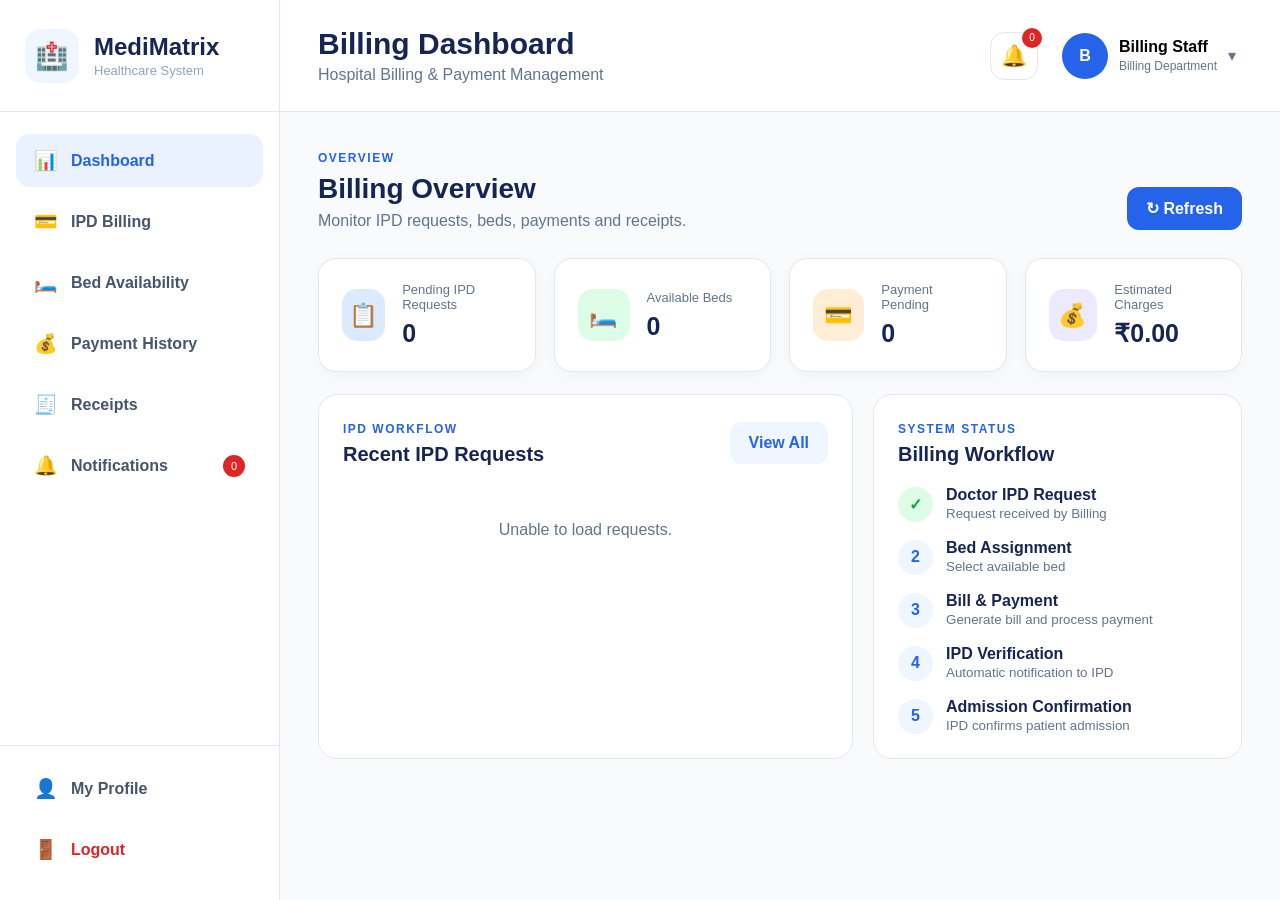
<file: FRONTEND/billing-dashboard.html>
<!DOCTYPE html>
<html lang="en">
<head>
    <meta charset="UTF-8">
    <meta name="viewport" content="width=device-width, initial-scale=1.0">

    <title>Billing Dashboard | MediMatrix</title>

    <link rel="stylesheet" href="./css/billing-dashboard.css">

    <script src="/js/billing-dashboard.js?v=2" defer></script>
</head>

<body>

<div class="app-shell">

    <!-- ======================================================
         SIDEBAR
    ======================================================= -->

    <aside class="sidebar">

        <div class="brand">

            <div class="brand-logo">
                🏥
            </div>

            <div>
                <h1>MediMatrix</h1>
                <span>Healthcare System</span>
            </div>

        </div>


        <nav class="sidebar-nav">

            <button
                type="button"
                class="nav-item active"
                onclick="showBillingSection('dashboardSection', this)"
            >
                <span>📊</span>
                <strong>Dashboard</strong>
            </button>


            <button
                type="button"
                class="nav-item"
                onclick="showBillingSection('ipdBillingSection', this)"
            >
                <span>💳</span>
                <strong>IPD Billing</strong>
            </button>


            <button
                type="button"
                class="nav-item"
                onclick="showBillingSection('bedsSection', this)"
            >
                <span>🛏️</span>
                <strong>Bed Availability</strong>
            </button>


            <button
                type="button"
                class="nav-item"
                onclick="showBillingSection('paymentsSection', this)"
            >
                <span>💰</span>
                <strong>Payment History</strong>
            </button>


            <button
                type="button"
                class="nav-item"
                onclick="showBillingSection('receiptsSection', this)"
            >
                <span>🧾</span>
                <strong>Receipts</strong>
            </button>


            <button
                type="button"
                class="nav-item"
                onclick="showBillingSection('notificationsSection', this)"
            >
                <span>🔔</span>
                <strong>Notifications</strong>

                <span
                    id="notificationBadge"
                    class="notification-badge"
                    hidden
                >
                    0
                </span>
            </button>

        </nav>


        <div class="sidebar-bottom">

            <button
                type="button"
                class="nav-item"
                onclick="openProfile()"
            >
                <span>👤</span>
                <strong>My Profile</strong>
            </button>


            <button
                type="button"
                class="nav-item logout-item"
                onclick="logoutBilling()"
            >
                <span>🚪</span>
                <strong>Logout</strong>
            </button>

        </div>

    </aside>


    <!-- ======================================================
         MAIN
    ======================================================= -->

    <main class="main-content">

        <!-- HEADER -->

        <header class="topbar">

            <div>

                <div class="page-title">
                    Billing Dashboard
                </div>

                <div class="page-subtitle">
                    Hospital Billing & Payment Management
                </div>

            </div>


            <div class="topbar-right">

                <button
                    type="button"
                    class="notification-button"
                    onclick="showBillingSection('notificationsSection')"
                >
                    🔔

                    <span
                        id="headerNotificationBadge"
                        class="header-badge"
                        hidden
                    >
                        0
                    </span>

                </button>


                <button
                    type="button"
                    class="profile-mini"
                    onclick="openProfile()"
                >

                    <div
                        id="profileInitial"
                        class="profile-avatar"
                    >
                        B
                    </div>

                    <div class="profile-mini-info">

                        <strong id="headerStaffName">
                            Billing Staff
                        </strong>

                        <span>
                            Billing Department
                        </span>

                    </div>

                    <span class="profile-arrow">
                        ▾
                    </span>

                </button>

            </div>

        </header>


        <!-- ==================================================
             DASHBOARD
        =================================================== -->

        <section
            id="dashboardSection"
            class="content-section active-section"
        >

            <div class="section-heading">

                <div>

                    <span class="eyebrow">
                        OVERVIEW
                    </span>

                    <h2>
                        Billing Overview
                    </h2>

                    <p>
                        Monitor IPD requests, beds, payments and receipts.
                    </p>

                </div>


                <button
                    type="button"
                    class="primary-button"
                    onclick="loadAllBillingData()"
                >
                    ↻ Refresh
                </button>

            </div>


            <div class="stats-grid">

                <div class="stat-card">

                    <div class="stat-icon blue">
                        📋
                    </div>

                    <div>
                        <span>Pending IPD Requests</span>
                        <strong id="pendingRequestsCount">0</strong>
                    </div>

                </div>


                <div class="stat-card">

                    <div class="stat-icon green">
                        🛏️
                    </div>

                    <div>
                        <span>Available Beds</span>
                        <strong id="availableBedsCount">0</strong>
                    </div>

                </div>


                <div class="stat-card">

                    <div class="stat-icon orange">
                        💳
                    </div>

                    <div>
                        <span>Payment Pending</span>
                        <strong id="paymentPendingCount">0</strong>
                    </div>

                </div>


                <div class="stat-card">

                    <div class="stat-icon purple">
                        💰
                    </div>

                    <div>
                        <span>Estimated Charges</span>
                        <strong id="estimatedCharges">₹0.00</strong>
                    </div>

                </div>

            </div>


            <div class="dashboard-grid">

                <div class="panel">

                    <div class="panel-header">

                        <div>

                            <span class="eyebrow">
                                IPD WORKFLOW
                            </span>

                            <h3>
                                Recent IPD Requests
                            </h3>

                        </div>

                        <button
                            type="button"
                            class="secondary-button"
                            onclick="showBillingSection('ipdBillingSection')"
                        >
                            View All
                        </button>

                    </div>


                    <div
                        id="recentRequests"
                        class="request-list"
                    >
                        <div class="empty-state">
                            Loading requests...
                        </div>
                    </div>

                </div>


                <div class="panel">

                    <div class="panel-header">

                        <div>

                            <span class="eyebrow">
                                SYSTEM STATUS
                            </span>

                            <h3>
                                Billing Workflow
                            </h3>

                        </div>

                    </div>


                    <div class="workflow-list">

                        <div class="workflow-step complete">
                            <span>✓</span>
                            <div>
                                <strong>Doctor IPD Request</strong>
                                <small>Request received by Billing</small>
                            </div>
                        </div>


                        <div class="workflow-step">
                            <span>2</span>
                            <div>
                                <strong>Bed Assignment</strong>
                                <small>Select available bed</small>
                            </div>
                        </div>


                        <div class="workflow-step">
                            <span>3</span>
                            <div>
                                <strong>Bill & Payment</strong>
                                <small>Generate bill and process payment</small>
                            </div>
                        </div>


                        <div class="workflow-step">
                            <span>4</span>
                            <div>
                                <strong>IPD Verification</strong>
                                <small>Automatic notification to IPD</small>
                            </div>
                        </div>


                        <div class="workflow-step">
                            <span>5</span>
                            <div>
                                <strong>Admission Confirmation</strong>
                                <small>IPD confirms patient admission</small>
                            </div>
                        </div>

                    </div>

                </div>

            </div>

        </section>


        <!-- ==================================================
             IPD BILLING
        =================================================== -->

        <section
            id="ipdBillingSection"
            class="content-section"
        >

            <div class="section-heading">

                <div>

                    <span class="eyebrow">
                        IPD BILLING
                    </span>

                    <h2>
                        Admission Billing Requests
                    </h2>

                    <p>
                        Assign an available bed, generate the bill and process payment.
                    </p>

                </div>

                <button
                    type="button"
                    class="primary-button"
                    onclick="loadIPDRequests()"
                >
                    ↻ Refresh
                </button>

            </div>


            <div
                id="ipdRequestsContainer"
                class="billing-request-grid"
            >

                <div class="empty-state">
                    Loading IPD requests...
                </div>

            </div>

        </section>


        <!-- ==================================================
             BED AVAILABILITY
        =================================================== -->

        <section
            id="bedsSection"
            class="content-section"
        >

            <div class="section-heading">

                <div>

                    <span class="eyebrow">
                        BED MANAGEMENT
                    </span>

                    <h2>
                        Bed Availability
                    </h2>

                    <p>
                        View current ward and bed availability.
                    </p>

                </div>

                <button
                    type="button"
                    class="primary-button"
                    onclick="loadBeds()"
                >
                    ↻ Refresh
                </button>

            </div>


            <div
                id="bedsContainer"
                class="beds-grid"
            >
                Loading beds...
            </div>

        </section>


        <!-- ==================================================
             PAYMENTS
        =================================================== -->

        <section
            id="paymentsSection"
            class="content-section"
        >

            <div class="section-heading">

                <div>

                    <span class="eyebrow">
                        FINANCIAL RECORDS
                    </span>

                    <h2>
                        Payment History
                    </h2>

                    <p>
                        Completed and pending hospital billing transactions.
                    </p>

                </div>

            </div>


            <div class="panel">

                <div
                    id="paymentHistory"
                    class="table-wrapper"
                >

                    <div class="empty-state">
                        Payment history will appear here after successful billing.
                    </div>

                </div>

            </div>

        </section>


        <!-- ==================================================
             RECEIPTS
        =================================================== -->

        <section
            id="receiptsSection"
            class="content-section"
        >

            <div class="section-heading">

                <div>

                    <span class="eyebrow">
                        RECEIPTS
                    </span>

                    <h2>
                        Payment Receipts
                    </h2>

                    <p>
                        View and print completed payment receipts.
                    </p>

                </div>

            </div>


            <div
                id="receiptsContainer"
                class="receipt-list"
            >

                <div class="empty-state">
                    Complete a payment to generate a receipt.
                </div>

            </div>

        </section>


        <!-- ==================================================
             NOTIFICATIONS
        =================================================== -->

        <section
            id="notificationsSection"
            class="content-section"
        >

            <div class="section-heading">

                <div>

                    <span class="eyebrow">
                        NOTIFICATIONS
                    </span>

                    <h2>
                        Billing Notifications
                    </h2>

                    <p>
                        IPD requests and hospital workflow notifications.
                    </p>

                </div>

                <button
                    type="button"
                    class="primary-button"
                    onclick="loadNotifications()"
                >
                    ↻ Refresh
                </button>

            </div>


            <div
                id="notificationsContainer"
                class="notification-list"
            >

                <div class="empty-state">
                    Loading notifications...
                </div>

            </div>

        </section>

    </main>

</div>


<!-- =========================================================
     BILLING MODAL
========================================================== -->

<div
    id="billingModal"
    class="modal-overlay"
    hidden
>

    <div class="modal-card large-modal">

        <div class="modal-header">

            <div>

                <span class="eyebrow">
                    IPD BILLING
                </span>

                <h2>
                    Process Admission Bill
                </h2>

            </div>

            <button
                type="button"
                class="modal-close"
                onclick="closeBillingModal()"
            >
                ×
            </button>

        </div>


        <div
            id="billingModalContent"
            class="modal-body"
        >
        </div>

    </div>

</div>


<!-- =========================================================
     PROFILE MODAL
========================================================== -->

<div
    id="profileModal"
    class="modal-overlay"
    hidden
>

    <div class="modal-card">

        <div class="modal-header">

            <div>

                <span class="eyebrow">
                    ACCOUNT
                </span>

                <h2>
                    Billing Profile
                </h2>

            </div>

            <button
                type="button"
                class="modal-close"
                onclick="closeProfile()"
            >
                ×
            </button>

        </div>


        <div class="profile-large">

            <div
                id="largeProfileInitial"
                class="profile-large-avatar"
            >
                B
            </div>

            <div>

                <h3 id="profileName">
                    Billing Staff
                </h3>

                <p>
                    Billing Department
                </p>

            </div>

        </div>


        <div class="profile-fields">

            <div>
                <label>Employee ID</label>
                <input id="profileEmployeeId" value="BIL001">
            </div>

            <div>
                <label>Full Name</label>
                <input id="profileFullName" value="Billing Staff">
            </div>

            <div>
                <label>Email</label>
                <input id="profileEmail" type="email">
            </div>

            <div>
                <label>Mobile</label>
                <input id="profilePhone" type="tel">
            </div>

            <div class="full-width">
                <label>Address</label>
                <textarea id="profileAddress"></textarea>
            </div>

        </div>


        <div class="modal-actions">

            <button
                type="button"
                class="secondary-button"
                onclick="closeProfile()"
            >
                Cancel
            </button>

            <button
                type="button"
                class="primary-button"
                onclick="saveBillingProfile()"
            >
                Save Profile
            </button>

        </div>

    </div>

</div>


<!-- =========================================================
     RECEIPT MODAL
========================================================== -->

<div
    id="receiptModal"
    class="modal-overlay"
    hidden
>

    <div class="modal-card receipt-modal">

        <div class="modal-header no-print">

            <div>

                <span class="eyebrow">
                    PAYMENT RECEIPT
                </span>

                <h2>
                    Receipt
                </h2>

            </div>

            <button
                type="button"
                class="modal-close"
                onclick="closeReceipt()"
            >
                ×
            </button>

        </div>


        <div
            id="receiptContent"
            class="receipt-paper"
        >
        </div>


        <div class="modal-actions no-print">

            <button
                type="button"
                class="secondary-button"
                onclick="closeReceipt()"
            >
                Close
            </button>

            <button
                type="button"
                class="primary-button"
                onclick="printReceipt()"
            >
                🖨️ Print Receipt
            </button>

        </div>

    </div>

</div>


<!-- =========================================================
     TOAST
========================================================== -->

<div
    id="toast"
    class="toast"
    hidden
>
</div>

</body>
</html>
</file>
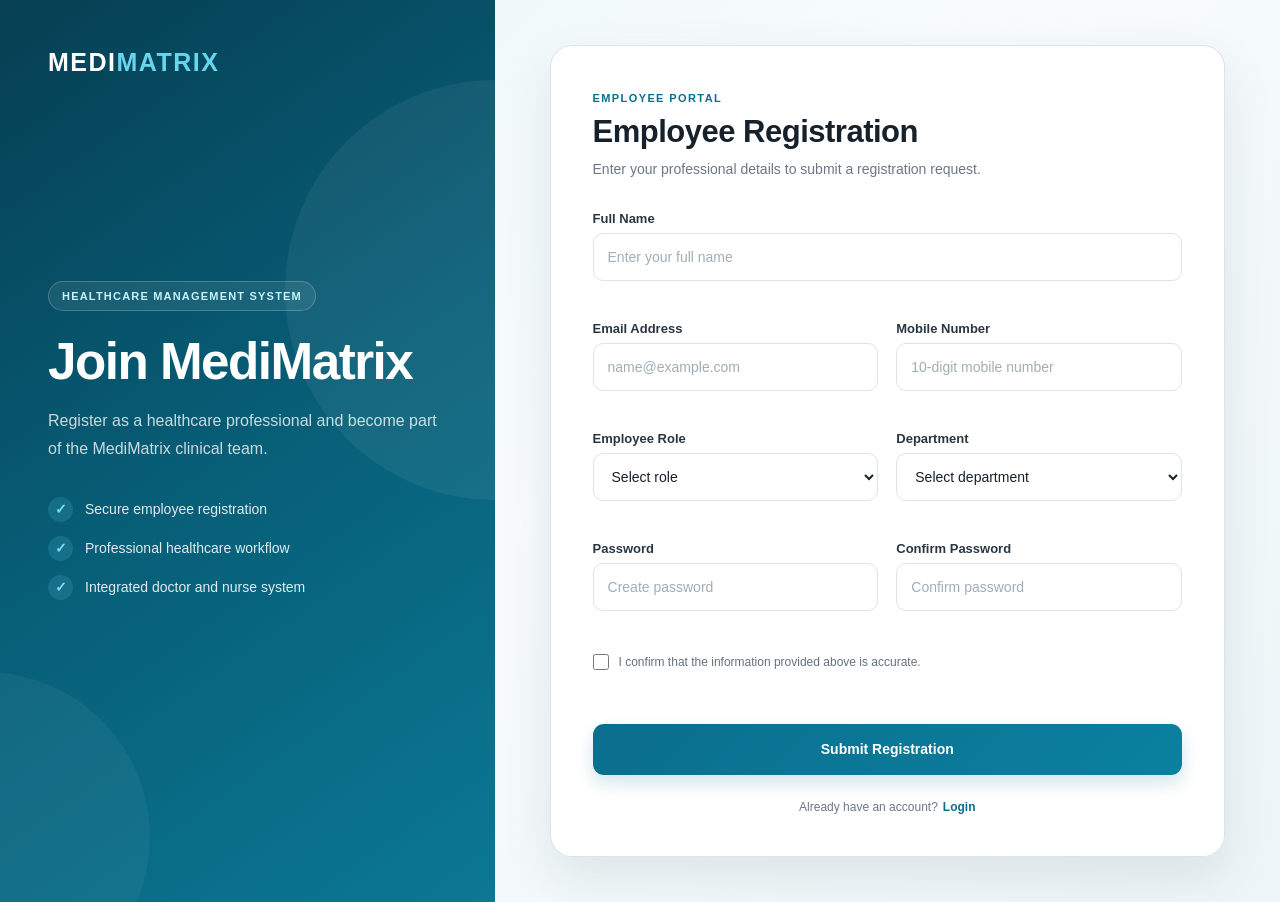
<file: FRONTEND/employee-registration.html>
<!DOCTYPE html>
<html lang="en">

<head>

    <meta charset="UTF-8">

    <meta
        name="viewport"
        content="width=device-width, initial-scale=1.0"
    >

    <title>Employee Registration | MediMatrix</title>

    <link
        rel="stylesheet"
        href="./css/employee-registration.css"


    >

</head>


<body>

<div class="registration-page">

    <!-- =====================================================
         LEFT BRAND PANEL
    ====================================================== -->

    <section class="brand-panel">

        <div class="brand-logo">
            MEDI<span>MATRIX</span>
        </div>

        <div class="brand-content">

            <span class="brand-badge">
                HEALTHCARE MANAGEMENT SYSTEM
            </span>

            <h1>
                Join MediMatrix
            </h1>

            <p>
                Register as a healthcare professional
                and become part of the MediMatrix
                clinical team.
            </p>

            <div class="brand-features">

                <div>
                    <span>✓</span>
                    Secure employee registration
                </div>

                <div>
                    <span>✓</span>
                    Professional healthcare workflow
                </div>

                <div>
                    <span>✓</span>
                    Integrated doctor and nurse system
                </div>

            </div>

        </div>

    </section>


    <!-- =====================================================
         REGISTRATION PANEL
    ====================================================== -->

    <main class="registration-panel">

        <div class="registration-card">

            <div class="form-header">

                <span class="form-eyebrow">
                    EMPLOYEE PORTAL
                </span>

                <h2>
                    Employee Registration
                </h2>

                <p>
                    Enter your professional details
                    to submit a registration request.
                </p>

            </div>


            <!-- =================================================
                 REGISTRATION FORM
            ================================================== -->

            <form
                id="employeeRegistrationForm"
                novalidate
            >

                <!-- FULL NAME -->

                <div class="form-group">

                    <label for="fullName">
                        Full Name
                    </label>

                    <input
                        type="text"
                        id="fullName"
                        name="full_name"
                        placeholder="Enter your full name"
                        autocomplete="name"
                        required
                    >

                    <small
                        class="field-error"
                        id="fullNameError"
                    ></small>

                </div>


                <!-- EMAIL + MOBILE -->

                <div class="form-row">

                    <div class="form-group">

                        <label for="email">
                            Email Address
                        </label>

                        <input
                            type="email"
                            id="email"
                            name="email"
                            placeholder="name@example.com"
                            autocomplete="email"
                            required
                        >

                        <small
                            class="field-error"
                            id="emailError"
                        ></small>

                    </div>


                    <div class="form-group">

                        <label for="mobile">
                            Mobile Number
                        </label>

                        <input
                            type="tel"
                            id="mobile"
                            name="mobile"
                            placeholder="10-digit mobile number"
                            maxlength="10"
                            autocomplete="tel"
                            required
                        >

                        <small
                            class="field-error"
                            id="mobileError"
                        ></small>

                    </div>

                </div>


                <!-- ROLE + DEPARTMENT -->

                <div class="form-row">

                    <div class="form-group">

                        <label for="role">
                            Employee Role
                        </label>

                        <select
                            id="role"
                            name="role"
                            required
                        >

                            <option value="">
                                Select role
                            </option>

                            <option value="DOCTOR">
                                Doctor
                            </option>

                            <option value="NURSE">
                                Nurse
                            </option>

                        </select>

                        <small
                            class="field-error"
                            id="roleError"
                        ></small>

                    </div>


                    <div class="form-group">

                        <label for="department">
                            Department
                        </label>

                        <select
                            id="department"
                            name="department"
                            required
                        >

                            <option value="">
                                Select department
                            </option>

                            <option value="General Medicine">
                                General Medicine
                            </option>

                            <option value="Cardiology">
                                Cardiology
                            </option>

                            <option value="Neurology">
                                Neurology
                            </option>

                            <option value="Orthopedics">
                                Orthopedics
                            </option>

                            <option value="Pediatrics">
                                Pediatrics
                            </option>

                            <option value="Gynecology">
                                Gynecology
                            </option>

                            <option value="Dermatology">
                                Dermatology
                            </option>

                            <option value="Ophthalmology">
                                Ophthalmology
                            </option>

                            <option value="ENT">
                                ENT
                            </option>

                            <option value="Emergency">
                                Emergency
                            </option>

                        </select>

                        <small
                            class="field-error"
                            id="departmentError"
                        ></small>

                    </div>

                </div>


                <!-- PASSWORD -->

                <div class="form-row">

                    <div class="form-group">

                        <label for="password">
                            Password
                        </label>

                        <input
                            type="password"
                            id="password"
                            name="password"
                            placeholder="Create password"
                            autocomplete="new-password"
                            required
                        >

                        <small
                            class="field-error"
                            id="passwordError"
                        ></small>

                    </div>


                    <div class="form-group">

                        <label for="confirmPassword">
                            Confirm Password
                        </label>

                        <input
                            type="password"
                            id="confirmPassword"
                            placeholder="Confirm password"
                            autocomplete="new-password"
                            required
                        >

                        <small
                            class="field-error"
                            id="confirmPasswordError"
                        ></small>

                    </div>

                </div>


                <!-- TERMS -->

                <label class="terms-row">

                    <input
                        type="checkbox"
                        id="terms"
                    >

                    <span>
                        I confirm that the information
                        provided above is accurate.
                    </span>

                </label>

                <small
                    class="field-error"
                    id="termsError"
                ></small>


                <!-- SERVER MESSAGE -->

                <div
                    id="registrationMessage"
                    class="registration-message"
                    role="alert"
                ></div>


                <!-- SUBMIT -->

                <button
                    type="submit"
                    id="registerButton"
                    class="register-button"
                >

                    <span id="registerButtonText">
                        Submit Registration
                    </span>

                    <span
                        id="registerSpinner"
                        class="spinner"
                    ></span>

                </button>


            </form>


            <!-- =================================================
                 FOOTER
            ================================================== -->

            <div class="registration-footer">

                <span>
                    Already have an account?
                </span>

                <a href="/">
                    Login
                </a>

            </div>

        </div>

    </main>

</div>


<script
    src="./js/employee-registration.css.js"
    defer

></script>

</body>

</html>
</file>
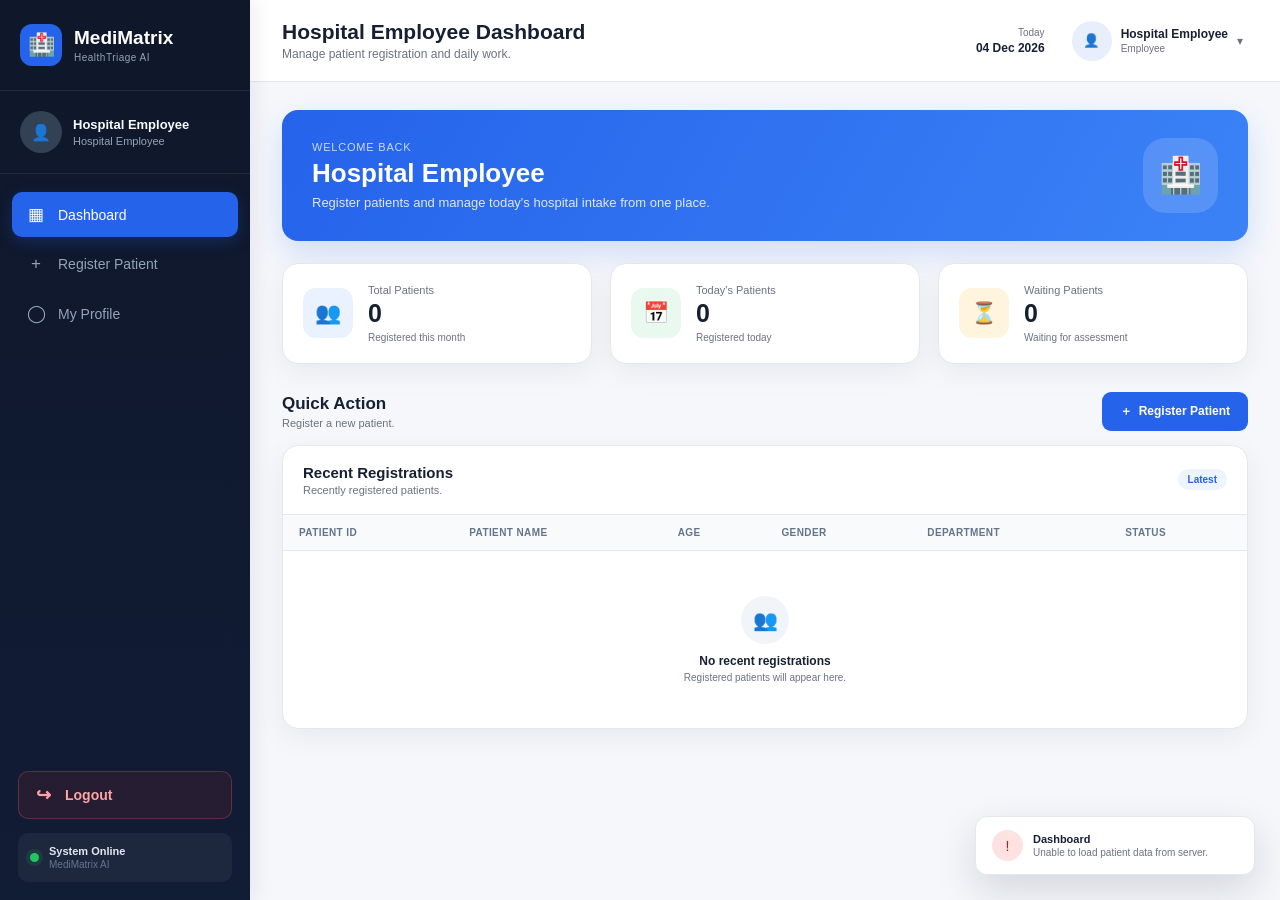
<file: FRONTEND/hospital-employee-dashboard.html>
<!DOCTYPE html>
<html lang="en">
<head>
    <meta charset="UTF-8">

    <meta
        name="viewport"
        content="width=device-width, initial-scale=1.0"
    >

    <title>Hospital Employee Dashboard | MediMatrix</title>

    <link
        rel="stylesheet"
        href="css/hospital-employee-dashboard.css"
    >

    <script
        src="js/hospital-employee-dashboard.js"
        defer
    ></script>
</head>

<body>

<div class="app-container">

    <!-- =====================================================
         SIDEBAR
    ====================================================== -->
    <aside class="sidebar">

        <div class="sidebar-brand">
            <div class="brand-icon">🏥</div>

            <div>
                <h2>MediMatrix</h2>
                <span>HealthTriage AI</span>
            </div>
        </div>


        <div class="employee-mini-profile">

            <div
                class="mini-avatar"
                id="sidebarProfileImage"
            >
                👤
            </div>

            <div class="mini-profile-info">
                <strong id="sidebarEmployeeName">
                    Hospital Employee
                </strong>

                <span>
                    Hospital Employee
                </span>
            </div>

        </div>


        <nav class="sidebar-navigation">

            <button
                type="button"
                class="nav-item active"
                data-section="dashboardSection"
            >
                <span class="nav-icon">▦</span>
                <span>Dashboard</span>
            </button>


            <button
                type="button"
                class="nav-item"
                data-section="registrationSection"
            >
                <span class="nav-icon">+</span>
                <span>Register Patient</span>
            </button>


            <button
                type="button"
                class="nav-item"
                data-section="profileSection"
            >
                <span class="nav-icon">◯</span>
                <span>My Profile</span>
            </button>

        </nav>


        
        
<div class="sidebar-bottom">

    <button type="button" class="logout-button" id="logoutButton">
        <span class="nav-icon">↪</span>
        <span>Logout</span>
    </button>

    <div class="system-status">
        <span class="status-dot"></span>
        <div>
            <strong>System Online</strong>
            <small>MediMatrix AI</small>
        </div>
    </div>

</div>


    </aside>


    <!-- =====================================================
         MAIN CONTENT
    ====================================================== -->
    <main class="main-content">


        <!-- =================================================
             TOP BAR
        ================================================== -->
        <header class="topbar">

            <div class="topbar-left">

                <button
                    type="button"
                    class="mobile-menu-button"
                    id="mobileMenuButton"
                >
                    ☰
                </button>

                <div>
                    <h1 id="pageTitle">
                        Hospital Employee Dashboard
                    </h1>

                    <p id="pageSubtitle">
                        Manage patient registration and daily work.
                    </p>
                </div>

            </div>


            <div class="topbar-right">

                <div class="current-date">
                    <span>Today</span>
                    <strong id="currentDate">
                        --
                    </strong>
                </div>


                <button
                    type="button"
                    class="profile-button"
                    id="profileTopButton"
                    title="My Profile"
                >

                    <div
                        class="top-avatar"
                        id="topProfileImage"
                    >
                        👤
                    </div>

                    <div class="top-profile-text">

                        <strong id="topEmployeeName">
                            Hospital Employee
                        </strong>

                        <span>
                            Employee
                        </span>

                    </div>

                    <span class="profile-arrow">
                        ▾
                    </span>

                </button>

            </div>

        </header>


        <!-- =================================================
             CONTENT AREA
        ================================================== -->
        <div class="content-area">


            <!-- =================================================
                 DASHBOARD SECTION
            ================================================== -->
            <section
                id="dashboardSection"
                class="page-section active-section"
            >

                <div class="welcome-card">

                    <div>

                        <span class="welcome-label">
                            Welcome back
                        </span>

                        <h2>
                            <span id="welcomeEmployeeName">
                                Hospital Employee
                            </span>
                        </h2>

                        <p>
                            Register patients and manage today's
                            hospital intake from one place.
                        </p>

                    </div>

                    <div class="welcome-icon">
                        🏥
                    </div>

                </div>


                <!-- =================================================
                     STATISTICS
                ================================================== -->
                <div class="stats-grid">

                    <div class="stat-card">

                        <div class="stat-icon blue">
                            👥
                        </div>

                        <div class="stat-content">

                            <span class="stat-label">
                                Total Patients
                            </span>

                            <strong
                                id="totalPatientsMonth"
                                class="stat-number"
                            >
                                0
                            </strong>

                            <small>
                                Registered this month
                            </small>

                        </div>

                    </div>


                    <div class="stat-card">

                        <div class="stat-icon green">
                            📅
                        </div>

                        <div class="stat-content">

                            <span class="stat-label">
                                Today's Patients
                            </span>

                            <strong
                                id="totalPatientsToday"
                                class="stat-number"
                            >
                                0
                            </strong>

                            <small>
                                Registered today
                            </small>

                        </div>

                    </div>


                    <div class="stat-card">

                        <div class="stat-icon orange">
                            ⏳
                        </div>

                        <div class="stat-content">

                            <span class="stat-label">
                                Waiting Patients
                            </span>

                            <strong
                                id="waitingPatients"
                                class="stat-number"
                            >
                                0
                            </strong>

                            <small>
                                Waiting for assessment
                            </small>

                        </div>

                    </div>

                </div>


                <!-- =================================================
                     QUICK ACTION
                ================================================== -->
                <div class="section-heading">

                    <div>
                        <h3>Quick Action</h3>

                        <p>
                            Register a new patient.
                        </p>
                    </div>

                    <button
                        type="button"
                        class="primary-button"
                        id="quickRegisterButton"
                    >
                        <span>＋</span>
                        Register Patient
                    </button>

                </div>


                <!-- =================================================
                     RECENT REGISTRATIONS
                ================================================== -->
                <div class="panel">

                    <div class="panel-header">

                        <div>
                            <h3>
                                Recent Registrations
                            </h3>

                            <p>
                                Recently registered patients.
                            </p>
                        </div>

                        <span class="panel-badge">
                            Latest
                        </span>

                    </div>


                    <div class="table-wrapper">

                        <table class="patient-table">

                            <thead>

                                <tr>
                                    <th>Patient ID</th>
                                    <th>Patient Name</th>
                                    <th>Age</th>
                                    <th>Gender</th>
                                    <th>Department</th>
                                    <th>Status</th>
                                </tr>

                            </thead>

                            <tbody id="recentPatientsTable">

                                <tr class="empty-row">

                                    <td
                                        colspan="6"
                                    >
                                        <div class="empty-state">

                                            <div class="empty-icon">
                                                👥
                                            </div>

                                            <strong>
                                                No recent registrations
                                            </strong>

                                            <span>
                                                Registered patients
                                                will appear here.
                                            </span>

                                        </div>
                                    </td>

                                </tr>

                            </tbody>

                        </table>

                    </div>

                </div>

            </section>


            <!-- =================================================
                 PATIENT REGISTRATION SECTION
            ================================================== -->
            <section
                id="registrationSection"
                class="page-section"
            >

                <div class="page-heading">

                    <div>

                        <span class="page-heading-label">
                            Patient Management
                        </span>

                        <h2>
                            Register New Patient
                        </h2>

                        <p>
                            Enter the patient's basic information
                            and symptoms. Patient ID and department
                            routing are handled automatically.
                        </p>

                    </div>

                </div>


                <!-- =================================================
                     REGISTRATION FORM
                ================================================== -->
                <div class="form-panel">

                    <div class="form-panel-header">

                        <div class="form-header-icon">
                            👤
                        </div>

                        <div>

                            <h3>
                                Patient Information
                            </h3>

                            <p>
                                Fields marked with
                                <span>*</span>
                                are required.
                            </p>

                        </div>

                    </div>


                    <form
                        id="patientRegistrationForm"
                        autocomplete="off"
                    >

                        <div class="form-grid">


                            <!-- FULL NAME -->
                            <div class="form-group full-width">

                                <label for="fullName">
                                    Full Name
                                    <span>*</span>
                                </label>

                                <input
                                    type="text"
                                    id="fullName"
                                    name="full_name"
                                    placeholder="Enter patient's full name"
                                    maxlength="150"
                                    required
                                >

                            </div>


                            <!-- AGE -->
                            <div class="form-group">

                                <label for="age">
                                    Age
                                    <span>*</span>
                                </label>

                                <input
                                    type="number"
                                    id="age"
                                    name="age"
                                    placeholder="Enter age"
                                    min="0"
                                    max="120"
                                    required
                                >

                            </div>


                            <!-- GENDER -->
                            <div class="form-group">

                                <label for="gender">
                                    Gender
                                    <span>*</span>
                                </label>

                                <select
                                    id="gender"
                                    name="gender"
                                    required
                                >

                                    <option value="">
                                        Select gender
                                    </option>

                                    <option value="Male">
                                        Male
                                    </option>

                                    <option value="Female">
                                        Female
                                    </option>

                                    <option value="Other">
                                        Other
                                    </option>

                                </select>

                            </div>


                            <!-- PHONE -->
                            <div class="form-group">

                                <label for="phone">
                                    Phone Number
                                    <span>*</span>
                                </label>

                                <input
                                    type="tel"
                                    id="phone"
                                    name="phone"
                                    placeholder="Enter phone number"
                                    maxlength="20"
                                    required
                                >

                            </div>


                            <!-- EMERGENCY CONTACT -->
                            <div class="form-group">

                                <label for="emergencyContact">
                                    Emergency Contact
                                    <span>*</span>
                                </label>

                                <input
                                    type="tel"
                                    id="emergencyContact"
                                    name="emergency_contact"
                                    placeholder="Emergency contact number"
                                    maxlength="20"
                                    required
                                >

                            </div>


                            <!-- ADDRESS -->
                            <div class="form-group full-width">

                                <label for="address">
                                    Address
                                    <span>*</span>
                                </label>

                                <textarea
                                    id="address"
                                    name="address"
                                    rows="3"
                                    maxlength="500"
                                    placeholder="Enter patient's address"
                                    required
                                ></textarea>

                            </div>


                            <!-- =====================================================
     MULTILINGUAL SYMPTOMS + VOICE INPUT
====================================================== -->

<div class="form-group full-width">

    <div class="symptoms-header-row">

        <label for="symptoms">
            Patient Symptoms
            <span>*</span>
        </label>

        <div class="voice-language-control">

            <label for="voiceLanguage">
                Voice Language
            </label>

            <select id="voiceLanguage">
                <option value="en-IN">English (India)</option>
                <option value="hi-IN">Hindi</option>
                <option value="or-IN">Odia</option>
                <option value="bn-IN">Bengali</option>
                <option value="te-IN">Telugu</option>
                <option value="ta-IN">Tamil</option>
                <option value="mr-IN">Marathi</option>
                <option value="gu-IN">Gujarati</option>
                <option value="kn-IN">Kannada</option>
                <option value="ml-IN">Malayalam</option>
                <option value="pa-IN">Punjabi</option>
                <option value="ur-IN">Urdu</option>
            </select>

        </div>

    </div>


    <div class="symptoms-voice-wrapper">

        <textarea
            id="symptoms"
            name="symptoms"
            rows="5"
            maxlength="1000"
            placeholder="Type symptoms or use voice input..."
            required
        ></textarea>


        <div class="voice-controls">

            <button
                type="button"
                id="voiceInputButton"
                class="voice-input-button"
                title="Speak patient symptoms"
            >
                🎙️
                <span id="voiceInputText">
                    Speak Symptoms
                </span>
            </button>

            <span
                id="voiceStatus"
                class="voice-status"
            >
                Ready
            </span>

        </div>

    </div>


    <div class="field-help">

        Describe the patient's current symptoms.
        You can type them manually or speak them in
        the selected language. The system will use the
        symptoms for department routing.

    </div>

</div>
                        </div>


                        <!-- =================================================
                             SUBMIT AREA
                        ================================================== -->
                        <div class="form-actions">

                            <button
                                type="button"
                                class="secondary-button"
                                id="clearFormButton"
                            >
                                Clear
                            </button>

                            <button
                                type="submit"
                                class="primary-button submit-button"
                                id="registerPatientButton"
                            >

                                <span class="button-icon">
                                    ✓
                                </span>

                                <span id="registerButtonText">
                                    Register Patient
                                </span>

                            </button>

                        </div>

                    </form>

                </div>


                <!-- =================================================
                     REGISTRATION RESULT
                ================================================== -->
                <div
                    id="registrationResult"
                    class="registration-result hidden"
                >

                    <div class="success-icon">
                        ✓
                    </div>

                    <div class="result-content">

                        <span class="result-label">
                            Patient Registered Successfully
                        </span>

                        <h3 id="resultPatientName">
                            Patient Name
                        </h3>

                        <div class="result-details">

                            <div>
                                <span>
                                    Patient ID
                                </span>

                                <strong id="resultPatientId">
                                    PAT-0000
                                </strong>
                            </div>

                            <div>
                                <span>
                                    Department
                                </span>

                                <strong id="resultDepartment">
                                    General Medicine
                                </strong>
                            </div>

                            <div>
                                <span>
                                    Status
                                </span>

                                <strong id="resultStatus">
                                    WAITING
                                </strong>
                            </div>
                            <!-- PRINT REGISTRATION -->
<div class="registration-print-action">
    <button
        type="button"
        class="btn-print-registration"
        onclick="printPatientRegistration()"
    >
        🖨️ Print Registration
    </button>
</div>
                        </div>

                    </div>

                </div>

            </section>


            <!-- =================================================
                 PROFILE SECTION
            ================================================== -->
            <section
                id="profileSection"
                class="page-section"
            >

                <div class="page-heading">

                    <div>

                        <span class="page-heading-label">
                            Account
                        </span>

                        <h2>
                            My Profile
                        </h2>

                        <p>
                            Manage your hospital employee profile.
                        </p>

                    </div>

                </div>


                <div class="profile-layout">


                    <!-- PROFILE PHOTO -->
                    <div class="profile-card photo-card">

                        <div
                            class="large-profile-avatar"
                            id="profileImagePreview"
                        >
                            👤
                        </div>

                        <h3 id="profileCardName">
                            Hospital Employee
                        </h3>

                        <p>
                            Hospital Employee
                        </p>

                        <label
                            for="profilePhotoInput"
                            class="photo-upload-button"
                        >
                            📷 Change Profile Photo
                        </label>

                        <input
                            type="file"
                            id="profilePhotoInput"
                            accept="image/*"
                            hidden
                        >

                    </div>


                    <!-- PROFILE INFORMATION -->
                    <div class="profile-card">

                        <div class="profile-card-header">

                            <div>

                                <h3>
                                    Employee Information
                                </h3>

                                <p>
                                    Your hospital employee details.
                                </p>

                            </div>

                        </div>


                        <form
                            id="profileForm"
                            class="profile-form"
                        >

                            <div class="form-group">

                                <label>
                                    Employee Name
                                </label>

                                <input
                                    type="text"
                                    id="profileName"
                                    readonly
                                >

                            </div>


                            <div class="form-group">

                                <label>
                                    Employee ID
                                </label>

                                <input
                                    type="text"
                                    id="profileEmployeeId"
                                    readonly
                                >

                            </div>


                            <div class="form-group">

                                <label>
                                    Role
                                </label>

                                <input
                                    type="text"
                                    id="profileRole"
                                    value="Hospital Employee"
                                    readonly
                                >

                            </div>


                            <div class="form-group">

                                <label for="profilePhone">
                                    Mobile Number
                                </label>

                                <input
                                    type="tel"
                                    id="profilePhone"
                                    placeholder="Enter mobile number"
                                    maxlength="20"
                                >

                            </div>


                            <div class="form-group">

                                <label for="profileEmail">
                                    Email ID
                                </label>

                                <input
                                    type="email"
                                    id="profileEmail"
                                    placeholder="Enter email address"
                                    maxlength="150"
                                >

                            </div>


                            <div class="profile-actions">

                                <button
                                    type="submit"
                                    class="primary-button"
                                >
                                    Save Profile
                                </button>

                            </div>

                        </form>

                    </div>

                </div>

            </section>


        </div>

    </main>

</div>


<!-- =========================================================
     MOBILE OVERLAY
========================================================== -->
<div
    class="sidebar-overlay"
    id="sidebarOverlay"
></div>


<!-- =========================================================
     TOAST
========================================================== -->
<div
    id="toast"
    class="toast"
>

    <div
        class="toast-icon"
        id="toastIcon"
    >
        ✓
    </div>

    <div>
        <strong id="toastTitle">
            Success
        </strong>

        <span id="toastMessage">
            Operation completed.
        </span>
    </div>

</div>

</body>
</html>
</file>
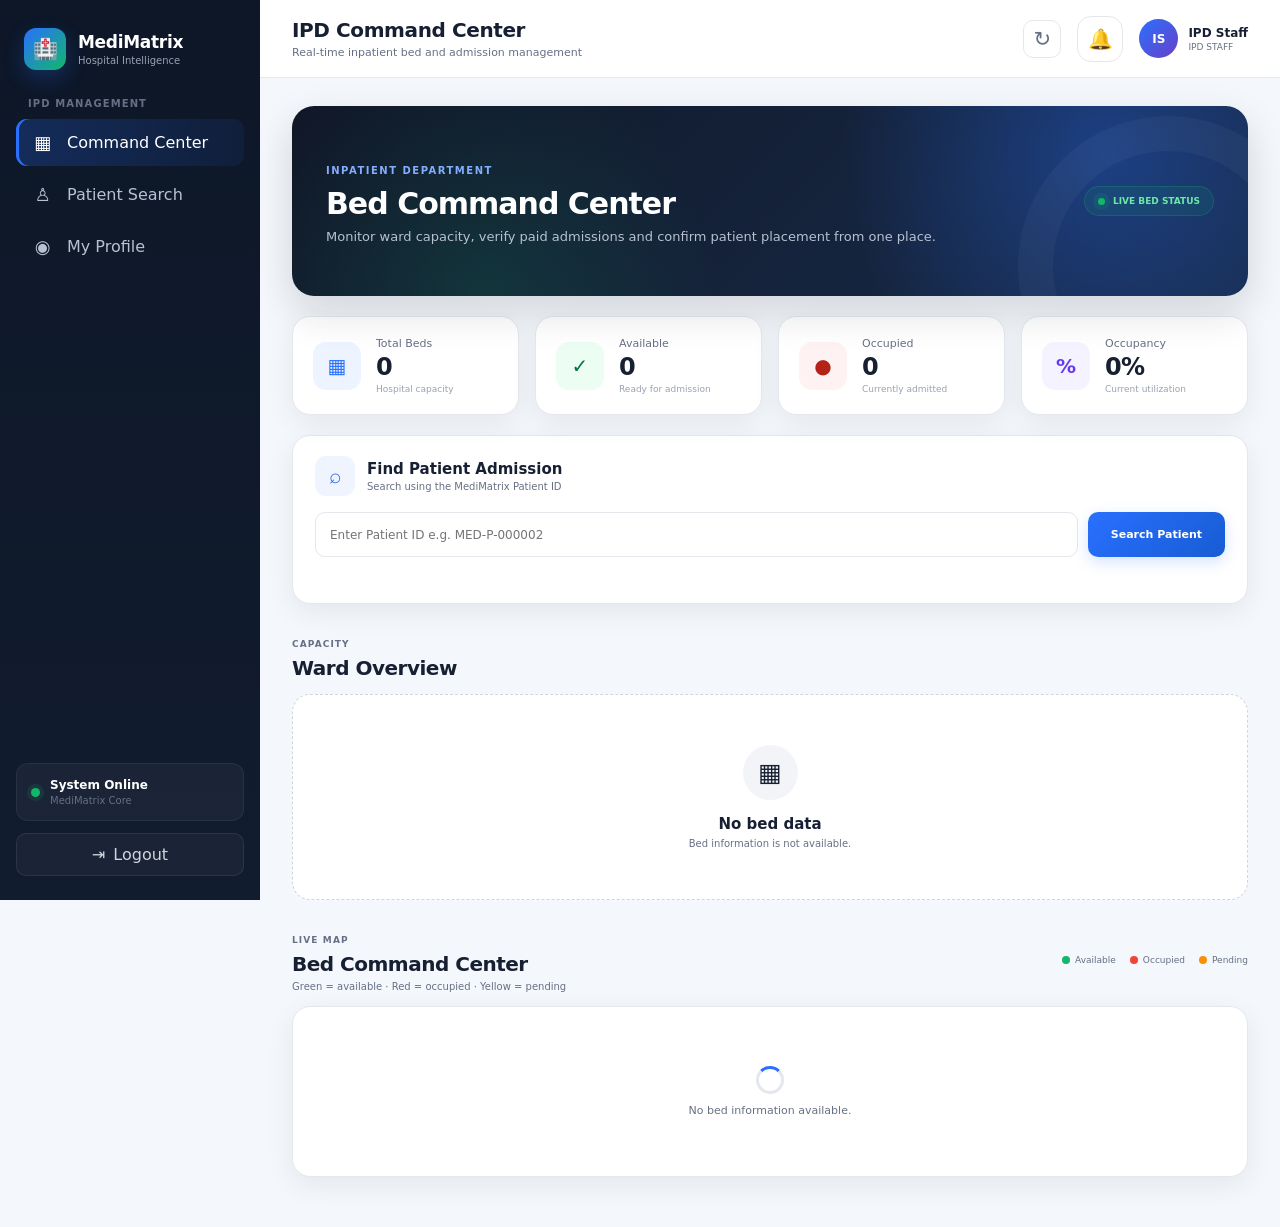
<file: FRONTEND/ipd-dashboard.html>
<!DOCTYPE html>
<html lang="en">
<head>
    <meta charset="UTF-8">

    <meta
        name="viewport"
        content="width=device-width, initial-scale=1.0"
    >

    <title>MediMatrix | IPD Command Center</title>

    <link
        rel="stylesheet"
        href="css/ipd-dashboard.css"
    >
</head>

<body>

<!-- =========================================================
     APP SHELL
========================================================= -->

<div class="app-shell">

    <!-- =====================================================
         SIDEBAR
    ====================================================== -->

    <aside class="sidebar">

        <div class="brand">

            <div class="brand-logo">
                🏥
            </div>

            <div class="brand-text">
                <strong>MediMatrix</strong>
                <span>Hospital Intelligence</span>
            </div>

        </div>


        <div class="sidebar-section-title">
            IPD MANAGEMENT
        </div>


        <nav class="sidebar-nav">

            <button
                class="nav-item active"
                onclick="showSection('dashboardSection', this)"
            >
                <span class="nav-icon">▦</span>
                <span>Command Center</span>
            </button>


            <button
                class="nav-item"
                onclick="showSection('patientsSection', this)"
            >
                <span class="nav-icon">♙</span>
                <span>Patient Search</span>
            </button>


            <button
                class="nav-item"
                onclick="showSection('profileSection', this)"
            >
                <span class="nav-icon">◉</span>
                <span>My Profile</span>
            </button>

        </nav>


        <div class="sidebar-bottom">

            <div class="system-status">

                <span class="status-dot"></span>

                <div>
                    <strong>System Online</strong>
                    <small>MediMatrix Core</small>
                </div>

            </div>


            <button
                class="logout-button"
                onclick="logoutUser()"
            >
                <span>⇥</span>
                Logout
            </button>

        </div>

    </aside>


    <!-- =====================================================
         MAIN
    ====================================================== -->

    <main class="main-content">

        <!-- TOPBAR -->

        <header class="topbar">

            <div class="topbar-left">

                <div class="mobile-menu-button"
                     onclick="toggleSidebar()">
                    ☰
                </div>

                <div>

                    <h1 id="pageTitle">
                        IPD Command Center
                    </h1>

                    <p id="pageSubtitle">
                        Real-time inpatient bed and admission management
                    </p>

                </div>

            </div>


            <div class="topbar-right">

    <!-- =====================================================
         REFRESH
    ====================================================== -->

    <button
        class="refresh-button"
        onclick="loadDashboard()"
        title="Refresh Dashboard"
    >
        ↻
    </button>


    <!-- =====================================================
         IPD NOTIFICATION CENTER
    ====================================================== -->

    <div class="ipd-notification-wrapper">

        <button
            type="button"
            class="ipd-notification-button"
            onclick="toggleIPDNotifications()"
            title="Notifications"
            aria-label="IPD Notifications"
        >

            <span class="ipd-notification-icon">
                🔔
            </span>

            <span
                id="ipdNotificationCount"
                class="ipd-notification-count hidden"
            >
                0
            </span>

        </button>


        <!-- NOTIFICATION PANEL -->

        <div
            id="ipdNotificationPanel"
            class="ipd-notification-panel"
        >

            <div class="ipd-notification-header">

                <div>

                    <strong>
                        Notification Center
                    </strong>

                    <span>
                        IPD admission alerts
                    </span>

                </div>

                <button
                    type="button"
                    onclick="markAllIPDNotificationsRead()"
                >
                    Mark all read
                </button>

            </div>


            <div
                id="ipdNotificationList"
                class="ipd-notification-list"
            >

                <div class="ipd-notification-empty">

                    <div class="empty-bell">
                        🔔
                    </div>

                    <strong>
                        All caught up
                    </strong>

                    <p>
                        No new IPD admission notifications.
                    </p>

                </div>

            </div>

        </div>

    </div>


    <!-- =====================================================
         IPD PROFILE
    ====================================================== -->

    <div
        class="topbar-profile"
        onclick="showSection('profileSection')"
    >

        <div
            class="avatar"
            id="topAvatar"
        >
            IP
        </div>

        <div class="top-user-info">

            <strong id="topUserName">
                IPD Staff
            </strong>

            <span id="topUserRole">
                IPD STAFF
            </span>

        </div>

    </div>

</div>

        </header>


        <!-- =================================================
             DASHBOARD SECTION
        ================================================== -->

        <section
            id="dashboardSection"
            class="page-section active-section"
        >

            <!-- HERO -->

            <div class="dashboard-hero">

                <div>

                    <span class="hero-label">
                        INPATIENT DEPARTMENT
                    </span>

                    <h2>
                        Bed Command Center
                    </h2>

                    <p>
                        Monitor ward capacity, verify paid admissions
                        and confirm patient placement from one place.
                    </p>

                </div>


                <div class="live-indicator">

                    <span></span>

                    LIVE BED STATUS

                </div>

            </div>


            <!-- =================================================
                 STAT CARDS
            ================================================== -->

            <div class="stats-grid">

                <div class="stat-card">

                    <div class="stat-icon total-icon">
                        ▦
                    </div>

                    <div class="stat-content">

                        <span>Total Beds</span>

                        <strong id="totalBeds">
                            0
                        </strong>

                        <small>
                            Hospital capacity
                        </small>

                    </div>

                </div>


                <div class="stat-card available-card">

                    <div class="stat-icon available-icon">
                        ✓
                    </div>

                    <div class="stat-content">

                        <span>Available</span>

                        <strong id="availableBeds">
                            0
                        </strong>

                        <small>
                            Ready for admission
                        </small>

                    </div>

                </div>


                <div class="stat-card occupied-card">

                    <div class="stat-icon occupied-icon">
                        ●
                    </div>

                    <div class="stat-content">

                        <span>Occupied</span>

                        <strong id="occupiedBeds">
                            0
                        </strong>

                        <small>
                            Currently admitted
                        </small>

                    </div>

                </div>


                <div class="stat-card">

                    <div class="stat-icon occupancy-icon">
                        %
                    </div>

                    <div class="stat-content">

                        <span>Occupancy</span>

                        <strong id="occupancyRate">
                            0%
                        </strong>

                        <small>
                            Current utilization
                        </small>

                    </div>

                </div>

            </div>


            <!-- =================================================
                 SEARCH
            ================================================== -->

            <div class="search-panel">

                <div class="search-panel-heading">

                    <div class="search-symbol">
                        ⌕
                    </div>

                    <div>

                        <h3>
                            Find Patient Admission
                        </h3>

                        <p>
                            Search using the MediMatrix Patient ID
                        </p>

                    </div>

                </div>


                <div class="search-box">

                    <input
                        type="text"
                        id="patientSearchInput"
                        placeholder="Enter Patient ID e.g. MED-P-000002"
                        autocomplete="off"
                        onkeydown="handlePatientSearchKey(event)"
                    >

                    <button
                        onclick="searchPatient()"
                    >
                        Search Patient
                    </button>

                </div>


                <div
                    id="searchMessage"
                    class="search-message"
                ></div>

            </div>


            <!-- =================================================
                 WARD OVERVIEW
            ================================================== -->

            <div class="section-heading">

                <div>

                    <span class="section-kicker">
                        CAPACITY
                    </span>

                    <h3>
                        Ward Overview
                    </h3>

                </div>

            </div>


            <div
                id="wardOverview"
                class="ward-overview-grid"
            >
                <!-- JS -->
            </div>


            <!-- =================================================
                 BED COMMAND CENTER
            ================================================== -->

            <div class="section-heading bed-heading">

                <div>

                    <span class="section-kicker">
                        LIVE MAP
                    </span>

                    <h3>
                        Bed Command Center
                    </h3>

                    <p>
                        Green = available · Red = occupied · Yellow = pending
                    </p>

                </div>


                <div class="bed-legend">

                    <span>
                        <i class="legend-dot available"></i>
                        Available
                    </span>

                    <span>
                        <i class="legend-dot occupied"></i>
                        Occupied
                    </span>

                    <span>
                        <i class="legend-dot pending"></i>
                        Pending
                    </span>

                </div>

            </div>


            <div
                id="bedCommandCenter"
                class="bed-command-center"
            >
                <!-- JS -->
            </div>

        </section>


        <!-- =================================================
             PATIENT SEARCH SECTION
        ================================================== -->

        <section
            id="patientsSection"
            class="page-section"
        >

            <div class="section-page-header">

                <span class="section-kicker">
                    PATIENT MANAGEMENT
                </span>

                <h2>
                    Patient Admission Search
                </h2>

                <p>
                    Search a patient ID to automatically retrieve
                    admission, billing, ward and bed information.
                </p>

            </div>


            <div class="large-search-card">

                <div class="large-search-icon">
                    ⌕
                </div>

                <div class="large-search-content">

                    <label>
                        Patient ID
                    </label>

                    <div class="large-search-row">

                        <input
                            type="text"
                            id="patientSearchInput2"
                            placeholder="MED-P-000002"
                            autocomplete="off"
                            onkeydown="handlePatientSearchKey2(event)"
                        >

                        <button
                            onclick="searchPatientFromSection()"
                        >
                            Search
                        </button>

                    </div>

                </div>

            </div>


            <div
                id="patientResult"
                class="patient-result-container"
            >

                <div class="empty-result">

                    <div class="empty-icon">
                        ⌕
                    </div>

                    <h3>
                        Search for a patient
                    </h3>

                    <p>
                        Enter a valid MediMatrix Patient ID above.
                    </p>

                </div>

            </div>

        </section>


        <!-- =================================================
             PROFILE SECTION
        ================================================== -->

        <section
            id="profileSection"
            class="page-section"
        >

            <div class="section-page-header">

                <span class="section-kicker">
                    ACCOUNT
                </span>

                <h2>
                    My Profile
                </h2>

                <p>
                    IPD staff account information
                </p>

            </div>


            <div class="profile-layout">

                <div class="profile-card profile-main-card">

                    <div class="profile-cover"></div>

                    <div class="profile-avatar-large"
                         id="profileAvatar">
                        IP
                    </div>

                    <div class="profile-main-info">

                        <h2 id="profileName">
                            IPD Staff
                        </h2>

                        <span
                            class="profile-role"
                            id="profileRole"
                        >
                            IPD STAFF
                        </span>

                    </div>

                </div>


                <div class="profile-card">

                    <div class="card-header">

                        <div>

                            <span class="section-kicker">
                                ACCOUNT INFORMATION
                            </span>

                            <h3>
                                Staff Details
                            </h3>

                        </div>

                    </div>


                    <div class="profile-details">

                        <div class="profile-detail">

                            <span>
                                User ID
                            </span>

                            <strong id="profileUserId">
                                —
                            </strong>

                        </div>


                        <div class="profile-detail">

                            <span>
                                Username
                            </span>

                            <strong id="profileUsername">
                                —
                            </strong>

                        </div>


                        <div class="profile-detail">

                            <span>
                                Email
                            </span>

                            <strong id="profileEmail">
                                —
                            </strong>

                        </div>


                        <div class="profile-detail">

                            <span>
                                Mobile
                            </span>

                            <strong id="profilePhone">
                                —
                            </strong>

                        </div>


                        <div class="profile-detail">

                            <span>
                                Department
                            </span>

                            <strong>
                                Inpatient Department
                            </strong>

                        </div>


                        <div class="profile-detail">

                            <span>
                                Status
                            </span>

                            <strong class="online-text">
                                ● Online
                            </strong>

                        </div>

                    </div>

                </div>

            </div>

        </section>

    </main>

</div>


<!-- =========================================================
     BED DETAILS MODAL
========================================================= -->

<div
    id="bedModal"
    class="modal-overlay"
    onclick="closeBedModal(event)"
>

    <div class="modal-card bed-modal-card">

        <button
            class="modal-close"
            onclick="closeBedModal()"
        >
            ×
        </button>


        <div class="modal-header">

            <div
                id="modalBedIcon"
                class="modal-bed-icon"
            >
                B
            </div>

            <div>

                <span id="modalBedStatus"
                      class="modal-status">
                    AVAILABLE
                </span>

                <h2 id="modalBedNumber">
                    Bed
                </h2>

                <p id="modalBedLocation">
                    —
                </p>

            </div>

        </div>


        <div
            id="modalBedContent"
            class="modal-content"
        >
            <!-- JS -->
        </div>

    </div>

</div>


<!-- =========================================================
     PATIENT ADMISSION MODAL
========================================================= -->

<div
    id="patientModal"
    class="modal-overlay"
    onclick="closePatientModal(event)"
>

    <div class="modal-card patient-modal-card">

        <button
            class="modal-close"
            onclick="closePatientModal()"
        >
            ×
        </button>


        <div class="patient-modal-top">

            <div class="patient-avatar">
                P
            </div>

            <div>

                <span class="section-kicker">
                    IPD ADMISSION
                </span>

                <h2 id="modalPatientName">
                    Patient
                </h2>

                <p id="modalPatientId">
                    —
                </p>

            </div>

        </div>


        <div
            id="patientModalContent"
            class="patient-modal-content"
        >
            <!-- JS -->
        </div>

    </div>

</div>


<!-- TOAST -->

<div
    id="toast"
    class="toast"
>
    <span id="toastIcon">✓</span>
    <span id="toastMessage">Done</span>
</div>


<script src="js/ipd-dashboard.js"></script>

</body>
</html>
</file>
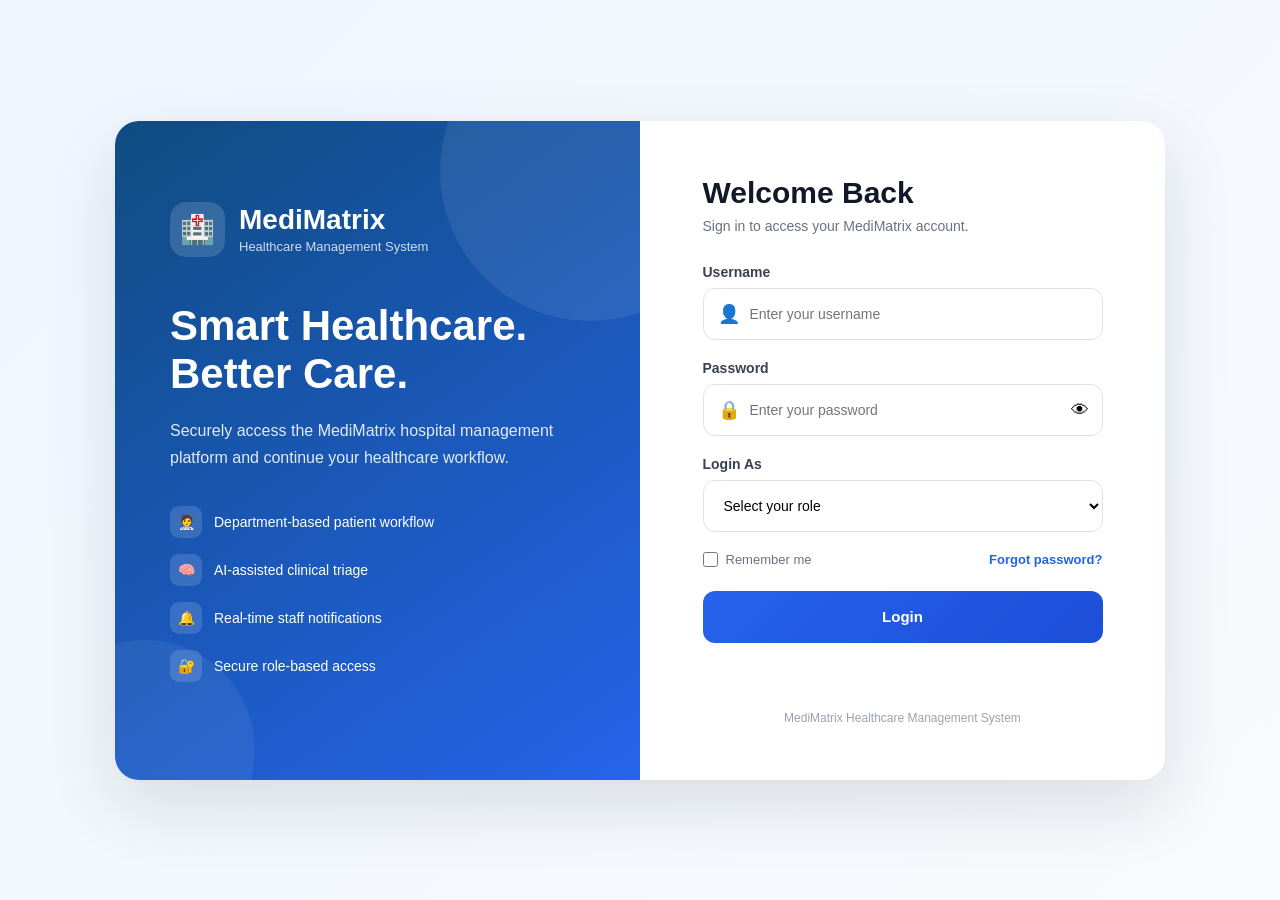
<file: FRONTEND/login.html>
<!DOCTYPE html>
<html lang="en">

<head>

    <meta charset="UTF-8">

    <meta
        name="viewport"
        content="width=device-width, initial-scale=1.0"
    >

    <title>MediMatrix | Login</title>

    <style>

        * {
            margin: 0;
            padding: 0;
            box-sizing: border-box;
        }


        body {

            min-height: 100vh;

            font-family:
                Inter,
                -apple-system,
                BlinkMacSystemFont,
                "Segoe UI",
                Arial,
                sans-serif;

            background:
                linear-gradient(
                    135deg,
                    #eff6ff,
                    #f8fafc
                );

            display: flex;

            align-items: center;

            justify-content: center;

            padding: 20px;

            color: #172033;
        }


        .login-wrapper {

            width: 100%;

            max-width: 1050px;

            min-height: 620px;

            background: #ffffff;

            border-radius: 24px;

            overflow: hidden;

            display: grid;

            grid-template-columns:
                1fr 1fr;

            box-shadow:
                0 25px 70px
                rgba(15, 23, 42, 0.12);
        }


        /* ====================================================
           LEFT SIDE
        ==================================================== */

        .login-left {

            background:
                linear-gradient(
                    145deg,
                    #0f4c81,
                    #2563eb
                );

            color: #ffffff;

            padding: 55px;

            display: flex;

            flex-direction: column;

            justify-content: center;

            position: relative;

            overflow: hidden;
        }


        .login-left::before {

            content: "";

            position: absolute;

            width: 300px;

            height: 300px;

            border-radius: 50%;

            background:
                rgba(255,255,255,0.08);

            top: -100px;

            right: -100px;
        }


        .login-left::after {

            content: "";

            position: absolute;

            width: 220px;

            height: 220px;

            border-radius: 50%;

            background:
                rgba(255,255,255,0.06);

            bottom: -80px;

            left: -80px;
        }


        .brand {

            display: flex;

            align-items: center;

            gap: 14px;

            margin-bottom: 45px;

            position: relative;

            z-index: 2;
        }


        .brand-icon {

            width: 55px;

            height: 55px;

            border-radius: 16px;

            background:
                rgba(255,255,255,0.15);

            display: flex;

            align-items: center;

            justify-content: center;

            font-size: 28px;
        }


        .brand h1 {

            font-size: 28px;

            line-height: 1.1;
        }


        .brand span {

            display: block;

            font-size: 13px;

            opacity: 0.8;

            margin-top: 4px;
        }


        .login-left h2 {

            font-size: 42px;

            line-height: 1.15;

            margin-bottom: 18px;

            position: relative;

            z-index: 2;
        }


        .login-left p {

            max-width: 440px;

            font-size: 16px;

            line-height: 1.7;

            opacity: 0.88;

            position: relative;

            z-index: 2;
        }


        .feature-list {

            list-style: none;

            margin-top: 35px;

            position: relative;

            z-index: 2;
        }


        .feature-list li {

            display: flex;

            align-items: center;

            gap: 12px;

            margin-bottom: 16px;

            font-size: 14px;
        }


        .feature-icon {

            width: 32px;

            height: 32px;

            border-radius: 9px;

            background:
                rgba(255,255,255,0.14);

            display: flex;

            align-items: center;

            justify-content: center;
        }


        /* ====================================================
           RIGHT SIDE
        ==================================================== */

        .login-right {

            padding: 55px;

            display: flex;

            align-items: center;

            justify-content: center;
        }


        .login-card {

            width: 100%;

            max-width: 400px;
        }


        .login-heading {

            margin-bottom: 30px;
        }


        .login-heading h2 {

            font-size: 30px;

            margin-bottom: 8px;

            color: #111827;
        }


        .login-heading p {

            color: #6b7280;

            font-size: 14px;
        }


        /* ====================================================
           FORM
        ==================================================== */

        .form-group {

            margin-bottom: 20px;
        }


        .form-group label {

            display: block;

            margin-bottom: 8px;

            font-size: 14px;

            font-weight: 600;

            color: #374151;
        }


        .input-wrapper {

            position: relative;
        }


        .input-icon {

            position: absolute;

            left: 15px;

            top: 50%;

            transform:
                translateY(-50%);

            font-size: 18px;

            pointer-events: none;
        }


        .form-control {

            width: 100%;

            height: 52px;

            border: 1px solid #dbe2ea;

            border-radius: 12px;

            padding:
                0 16px 0 46px;

            font-size: 14px;

            outline: none;

            background: #ffffff;

            transition:
                border-color .2s,
                box-shadow .2s;
        }


        .form-control:focus {

            border-color: #2563eb;

            box-shadow:
                0 0 0 4px
                rgba(37,99,235,0.10);
        }


        select.form-control {

            padding-left: 16px;

            cursor: pointer;
        }


        .password-toggle {

            position: absolute;

            right: 14px;

            top: 50%;

            transform:
                translateY(-50%);

            border: none;

            background: transparent;

            cursor: pointer;

            font-size: 18px;
        }


        /* ====================================================
           OPTIONS
        ==================================================== */

        .form-options {

            display: flex;

            justify-content:
                space-between;

            align-items: center;

            margin-bottom: 24px;

            font-size: 13px;
        }


        .remember {

            display: flex;

            align-items: center;

            gap: 8px;

            color: #6b7280;

            cursor: pointer;
        }


        .remember input {

            width: 15px;

            height: 15px;

            accent-color: #2563eb;
        }


        .forgot-password {

            border: none;

            background: transparent;

            color: #2563eb;

            cursor: pointer;

            font-size: 13px;

            font-weight: 600;
        }


        /* ====================================================
           LOGIN BUTTON
        ==================================================== */

        .login-button {

            width: 100%;

            height: 52px;

            border: none;

            border-radius: 12px;

            background:
                linear-gradient(
                    135deg,
                    #2563eb,
                    #1d4ed8
                );

            color: #ffffff;

            font-size: 15px;

            font-weight: 700;

            cursor: pointer;

            transition:
                transform .2s,
                box-shadow .2s,
                opacity .2s;
        }


        .login-button:hover {

            transform:
                translateY(-1px);

            box-shadow:
                0 10px 25px
                rgba(37,99,235,0.25);
        }


        .login-button:disabled {

            opacity: 0.65;

            cursor: not-allowed;

            transform: none;

            box-shadow: none;
        }


        /* ====================================================
           MESSAGE
        ==================================================== */

        .login-message {

            min-height: 22px;

            margin-top: 16px;

            padding: 0;

            border-radius: 9px;

            font-size: 13px;

            line-height: 1.5;

            text-align: center;
        }


        .login-message.error {

            color: #dc2626;
        }


        .login-message.success {

            color: #16a34a;
        }


        .login-message.info {

            color: #2563eb;
        }


        /* ====================================================
           FOOTER
        ==================================================== */

        .login-footer {

            margin-top: 30px;

            text-align: center;

            color: #9ca3af;

            font-size: 12px;
        }


        /* ====================================================
           MOBILE
        ==================================================== */

        @media (max-width: 800px) {

            .login-wrapper {

                grid-template-columns: 1fr;

                max-width: 500px;
            }


            .login-left {

                padding: 35px;

                min-height: 300px;
            }


            .login-left h2 {

                font-size: 30px;
            }


            .feature-list {

                display: none;
            }


            .brand {

                margin-bottom: 25px;
            }


            .login-right {

                padding: 35px 25px;
            }

        }


        @media (max-width: 480px) {

            body {

                padding: 10px;
            }


            .login-wrapper {

                border-radius: 18px;
            }


            .login-left {

                padding: 28px 22px;
            }


            .login-right {

                padding: 30px 20px;
            }

        }

    </style>

</head>


<body>


<div class="login-wrapper">


    <!-- =====================================================
         LEFT
    ====================================================== -->

    <section class="login-left">

        <div class="brand">

            <div class="brand-icon">
                🏥
            </div>

            <div>

                <h1>
                    MediMatrix
                </h1>

                <span>
                    Healthcare Management System
                </span>

            </div>

        </div>


        <h2>
            Smart Healthcare.
            Better Care.
        </h2>


        <p>
            Securely access the MediMatrix hospital
            management platform and continue your
            healthcare workflow.
        </p>


        <ul class="feature-list">

            <li>

                <span class="feature-icon">
                    🧑‍⚕️
                </span>

                <span>
                    Department-based patient workflow
                </span>

            </li>


            <li>

                <span class="feature-icon">
                    🧠
                </span>

                <span>
                    AI-assisted clinical triage
                </span>

            </li>


            <li>

                <span class="feature-icon">
                    🔔
                </span>

                <span>
                    Real-time staff notifications
                </span>

            </li>


            <li>

                <span class="feature-icon">
                    🔐
                </span>

                <span>
                    Secure role-based access
                </span>

            </li>

        </ul>

    </section>


    <!-- =====================================================
         RIGHT
    ====================================================== -->

    <section class="login-right">

        <div class="login-card">


            <div class="login-heading">

                <h2>
                    Welcome Back
                </h2>

                <p>
                    Sign in to access your MediMatrix account.
                </p>

            </div>


            <!-- =================================================
                 LOGIN FORM
            ================================================== -->

            <form
                id="loginForm"
                autocomplete="on"
            >


                <!-- USERNAME -->

                <div class="form-group">

                    <label for="username">
                        Username
                    </label>

                    <div class="input-wrapper">

                        <span class="input-icon">
                            👤
                        </span>

                        <input
                            type="text"
                            id="username"
                            name="username"
                            class="form-control"
                            placeholder="Enter your username"
                            autocomplete="username"
                            required
                        >

                    </div>

                </div>


                <!-- PASSWORD -->

                <div class="form-group">

                    <label for="password">
                        Password
                    </label>

                    <div class="input-wrapper">

                        <span class="input-icon">
                            🔒
                        </span>

                        <input
                            type="password"
                            id="password"
                            name="password"
                            class="form-control"
                            placeholder="Enter your password"
                            autocomplete="current-password"
                            required
                        >

                        <button
                            type="button"
                            id="togglePassword"
                            class="password-toggle"
                            aria-label="Show password"
                        >
                            👁
                        </button>

                    </div>

                </div>


                <!-- ROLE -->

                <div class="form-group">

                    <label for="role">
                        Login As
                    </label>

                    <select
                        id="role"
                        name="role"
                        class="form-control"
                        required
                    >

                        <option value="">
                            Select your role
                        </option>

                        <option value="ADMIN">
                            Administrator
                        </option>

                        <option value="HOSPITAL_EMPLOYEE">
                            Hospital Employee
                        </option>

                        <option value="HOSPITAL_EMPLOYEE_HOD">
                            Hospital Employee HOD
                        </option>

                        <option value="NURSE">
                            Nurse
                        </option>

                        <option value="NURSE_HOD">
                            Nurse HOD
                        </option>

                        <option value="DOCTOR">
                            Doctor
                        </option>

                        <option value="DOCTOR_HOD">
                            Doctor HOD
                        </option>

                        <option value="OPD_STAFF">
                            OPD Staff   
                        </option>


                        <option value="IPD_STAFF">
                            IPD Staff
                        </option>

                        <!-- BILLING STAFF -->
<option value="BILLING">
    Billing Staff
</option>
                        <option value="PHARMACY">Pharmacy / Medicine Store</option>

                    </select>

                </div>


                <!-- OPTIONS -->

                <div class="form-options">

                    <label class="remember">

                        <input
                            type="checkbox"
                            id="rememberMe"
                        >

                        <span>
                            Remember me
                        </span>

                    </label>


                    <button
                        type="button"
                        id="forgotPassword"
                        class="forgot-password"
                    >
                        Forgot password?
                    </button>

                </div>


                <!-- LOGIN -->

                <button
                    type="submit"
                    class="login-button"
                >
                    Login
                </button>


                <!-- MESSAGE -->

                <div
                    id="loginMessage"
                    class="login-message"
                    aria-live="polite"
                ></div>


            </form>


            <div class="login-footer">

                MediMatrix Healthcare Management System

            </div>


        </div>

    </section>


</div>


<!-- =========================================================
     LOGIN JAVASCRIPT
========================================================== -->

<script src="login.js"></script>


</body>

</html>
</file>
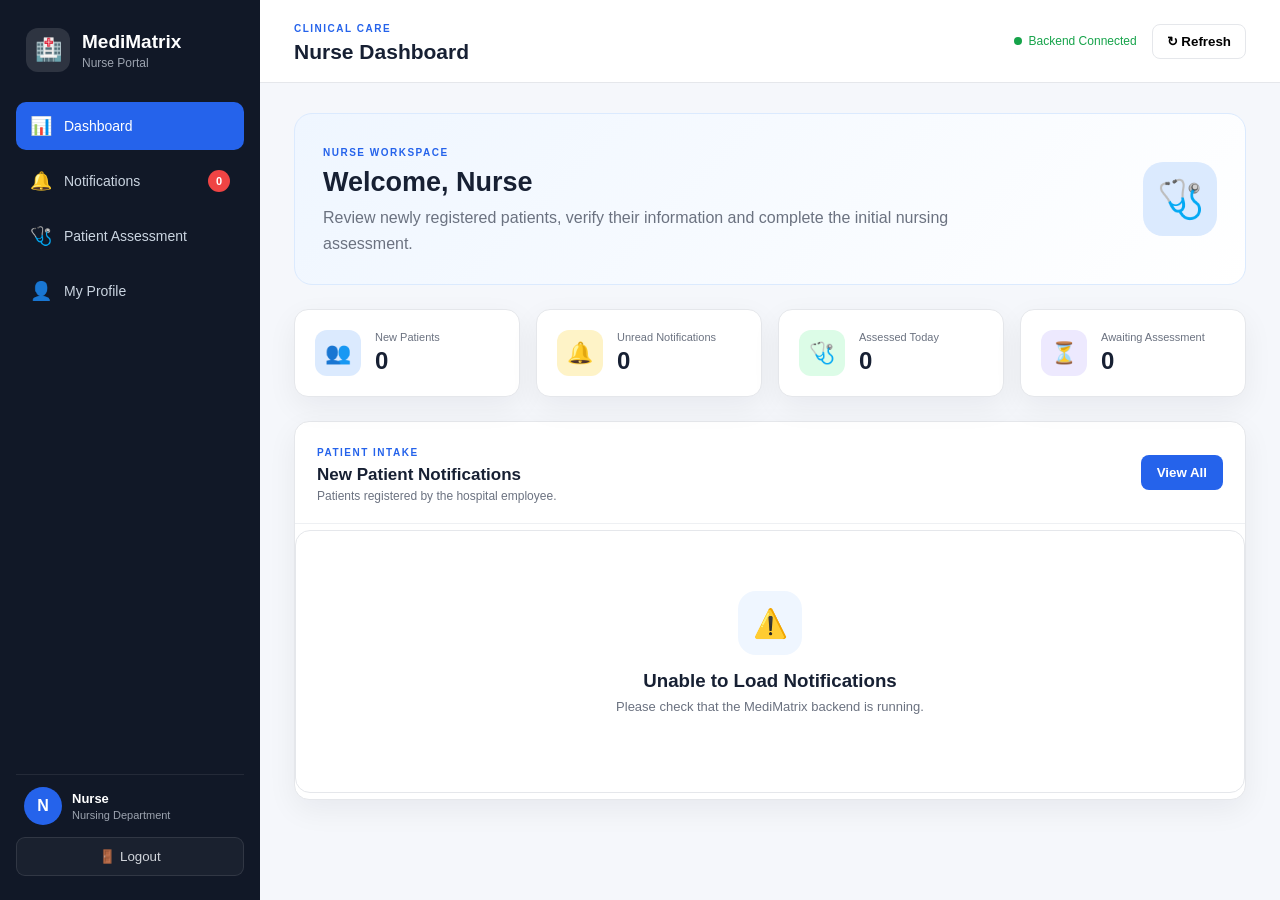
<file: FRONTEND/nurse-dashboard.html>
<!DOCTYPE html>
<html lang="en">

<head>
    <meta charset="UTF-8">

    <meta
        name="viewport"
        content="width=device-width, initial-scale=1.0"
    >

    <title>Nurse Dashboard | MediMatrix</title>

    <link
        rel="stylesheet"
        href="css/nurse-dashboard.css"
    >
</head>


<body>

<div class="app">

    <!-- =====================================================
         SIDEBAR
    ====================================================== -->

    <aside class="sidebar">

        <div class="brand">

            <div class="brand-icon">
                🏥
            </div>

            <div>
                <h1>MediMatrix</h1>
                <span>Nurse Portal</span>
            </div>

        </div>


        <nav class="sidebar-nav">

            <button
                type="button"
                class="nav-item active"
                onclick="showSection('dashboardSection', this)"
            >
                <span>📊</span>
                <span>Dashboard</span>
            </button>


            <button
                type="button"
                class="nav-item"
                onclick="showSection('notificationsSection', this)"
            >
                <span>🔔</span>
                <span>Notifications</span>

                <span
                    id="notificationBadge"
                    class="notification-badge"
                >
                    0
                </span>
            </button>


            <button
                type="button"
                class="nav-item"
                onclick="showSection('patientSection', this)"
            >
                <span>🩺</span>
                <span>Patient Assessment</span>
            </button>


            <button
                type="button"
                class="nav-item"
                onclick="showSection('profileSection', this)"
            >
                <span>👤</span>
                <span>My Profile</span>
            </button>

        </nav>


        <div class="sidebar-bottom">

            <div class="nurse-profile-mini">

                <div
                    id="sidebarAvatar"
                    class="avatar"
                >
                    N
                </div>

                <div class="profile-mini-text">

                    <strong id="sidebarNurseName">
                        Nurse
                    </strong>

                    <span>
                        Nursing Department
                    </span>

                </div>

            </div>


            <button
                type="button"
                class="logout-button"
                onclick="logout()"
            >
                🚪 Logout
            </button>

        </div>

    </aside>



    <!-- =====================================================
         MAIN CONTENT
    ====================================================== -->

    <main class="main-content">


        <!-- =================================================
             TOP HEADER
        ================================================== -->

        <header class="topbar">

            <div>

                <span class="topbar-label">
                    CLINICAL CARE
                </span>

                <h2 id="pageTitle">
                    Nurse Dashboard
                </h2>

            </div>


            <div class="topbar-right">

                <div
                    id="connectionStatus"
                    class="connection-status"
                >
                    <span class="status-dot"></span>
                    Backend Connected
                </div>


                <button
                    type="button"
                    class="refresh-button"
                    onclick="refreshDashboard()"
                >
                    ↻ Refresh
                </button>

            </div>

        </header>



        <!-- =================================================
             DASHBOARD
        ================================================== -->

        <section
            id="dashboardSection"
            class="content-section active-section"
        >

            <div class="welcome-section">

                <div>

                    <span class="section-label">
                        NURSE WORKSPACE
                    </span>

                    <h2>
                        Welcome,
                        <span id="welcomeNurseName">
                            Nurse
                        </span>
                    </h2>

                    <p>
                        Review newly registered patients,
                        verify their information and complete
                        the initial nursing assessment.
                    </p>

                </div>


                <div class="welcome-icon">
                    🩺
                </div>

            </div>


            <!-- STATISTICS -->

            <div class="stats-grid">

                <div class="stat-card">

                    <div class="stat-icon blue">
                        👥
                    </div>

                    <div>

                        <span class="stat-label">
                            New Patients
                        </span>

                        <strong
                            id="newPatientsCount"
                            class="stat-value"
                        >
                            0
                        </strong>

                    </div>

                </div>


                <div class="stat-card">

                    <div class="stat-icon orange">
                        🔔
                    </div>

                    <div>

                        <span class="stat-label">
                            Unread Notifications
                        </span>

                        <strong
                            id="unreadCount"
                            class="stat-value"
                        >
                            0
                        </strong>

                    </div>

                </div>


                <div class="stat-card">

                    <div class="stat-icon green">
                        🩺
                    </div>

                    <div>

                        <span class="stat-label">
                            Assessed Today
                        </span>

                        <strong
                            id="assessedTodayCount"
                            class="stat-value"
                        >
                            0
                        </strong>

                    </div>

                </div>


                <div class="stat-card">

                    <div class="stat-icon purple">
                        ⏳
                    </div>

                    <div>

                        <span class="stat-label">
                            Awaiting Assessment
                        </span>

                        <strong
                            id="awaitingCount"
                            class="stat-value"
                        >
                            0
                        </strong>

                    </div>

                </div>

            </div>


            <!-- RECENT NOTIFICATIONS -->

            <div class="panel">

                <div class="panel-header">

                    <div>

                        <span class="panel-label">
                            PATIENT INTAKE
                        </span>

                        <h3>
                            New Patient Notifications
                        </h3>

                        <p>
                            Patients registered by the
                            hospital employee.
                        </p>

                    </div>


                    <button
                        type="button"
                        class="primary-button"
                        onclick="showSection('notificationsSection')"
                    >
                        View All
                    </button>

                </div>


                <div
                    id="dashboardNotifications"
                    class="notification-list"
                >

                    <div class="loading-state">
                        Loading notifications...
                    </div>

                </div>

            </div>

        </section>



        <!-- =================================================
             NOTIFICATIONS
        ================================================== -->

        <section
            id="notificationsSection"
            class="content-section"
        >

            <div class="section-heading">

                <div>

                    <span class="section-label">
                        PATIENT INTAKE
                    </span>

                    <h2>
                        Nurse Notifications
                    </h2>

                    <p>
                        Newly registered patients assigned
                        through symptom-based department routing.
                    </p>

                </div>


                <button
                    type="button"
                    class="primary-button"
                    onclick="loadNotifications()"
                >
                    ↻ Refresh
                </button>

            </div>


            <div class="notification-info">

                <div class="info-icon">
                    ℹ️
                </div>

                <div>

                    <strong>
                        Patient matching
                    </strong>

                    <p>
                        When the patient physically arrives,
                        verify the Patient ID, name and registered
                        symptoms before opening the assessment.
                    </p>

                </div>

            </div>


            <div
                id="fullNotifications"
                class="notification-list large-list"
            >

                <div class="loading-state">
                    Loading notifications...
                </div>

            </div>

        </section>



        <!-- =================================================
             PATIENT ASSESSMENT
        ================================================== -->

        <section
            id="patientSection"
            class="content-section"
        >

            <div class="section-heading">

                <div>

                    <span class="section-label">
                        CLINICAL ASSESSMENT
                    </span>

                    <h2>
                        Patient Assessment
                    </h2>

                    <p>
                        Verify the registered patient and
                        record current nursing assessment data.
                    </p>

                </div>

            </div>


            <!-- NO PATIENT -->

            <div
                id="noPatientState"
                class="empty-state"
            >

                <div class="empty-icon">
                    🩺
                </div>

                <h3>
                    No Patient Selected
                </h3>

                <p>
                    Open a patient from the notification
                    list to begin the nursing assessment.
                </p>

                <button
                    type="button"
                    class="primary-button"
                    onclick="showSection('notificationsSection')"
                >
                    🔔 View Notifications
                </button>

            </div>



            <!-- ASSESSMENT WORKSPACE -->

            <div
                id="assessmentWorkspace"
                class="assessment-workspace hidden"
            >


                <!-- PATIENT IDENTITY -->

                <div class="patient-banner">

                    <div class="patient-banner-avatar">

                        <span id="patientInitial">
                            P
                        </span>

                    </div>


                    <div class="patient-banner-main">

                        <span class="patient-banner-label">
                            PATIENT ARRIVAL VERIFICATION
                        </span>

                        <h3 id="patientName">
                            Patient
                        </h3>

                        <div class="patient-meta">

                            <span>
                                🆔
                                <strong id="patientId">
                                    —
                                </strong>
                            </span>

                            <span>
                                🏥
                                <strong id="patientDepartment">
                                    —
                                </strong>
                            </span>

                        </div>

                    </div>


                    <div
                        id="patientStatus"
                        class="patient-status"
                    >
                        Registered
                    </div>

                </div>



                <div class="assessment-grid">


                    <!-- PATIENT INFORMATION -->

                    <div class="panel">

                        <div class="panel-header">

                            <div>

                                <span class="panel-label">
                                    REGISTRATION DATA
                                </span>

                                <h3>
                                    Patient Information
                                </h3>

                            </div>

                        </div>


                        <div class="patient-details">

                            <div class="detail-item">

                                <span>
                                    Full Name
                                </span>

                                <strong id="detailName">
                                    —
                                </strong>

                            </div>


                            <div class="detail-item">

                                <span>
                                    Age
                                </span>

                                <strong id="detailAge">
                                    —
                                </strong>

                            </div>


                            <div class="detail-item">

                                <span>
                                    Gender
                                </span>

                                <strong id="detailGender">
                                    —
                                </strong>

                            </div>


                            <div class="detail-item">

                                <span>
                                    Phone
                                </span>

                                <strong id="detailPhone">
                                    —
                                </strong>

                            </div>


                            <div class="detail-item full">

                                <span>
                                    Address
                                </span>

                                <strong id="detailAddress">
                                    —
                                </strong>

                            </div>


                            <div class="detail-item full">

                                <span>
                                    Emergency Contact
                                </span>

                                <strong id="detailEmergency">
                                    —
                                </strong>

                            </div>

                        </div>

                    </div>



                    <!-- REGISTERED SYMPTOMS -->

                    <div class="panel symptom-panel">

                        <div class="panel-header">

                            <div>

                                <span class="panel-label">
                                    SYMPTOM ANALYSIS
                                </span>

                                <h3>
                                    Registered Symptoms
                                </h3>

                            </div>

                            <span class="analysis-badge">
                                AI ROUTED
                            </span>

                        </div>


                        <div class="symptom-box">

                            <div class="symptom-icon">
                                🔍
                            </div>

                            <p id="registeredSymptoms">
                                —
                            </p>

                        </div>


                        <div class="department-box">

                            <span>
                                Assigned Department
                            </span>

                            <strong id="symptomDepartment">
                                —
                            </strong>

                        </div>

                    </div>



                    <!-- VITALS -->

                    <div class="panel">

                        <div class="panel-header">

                            <div>

                                <span class="panel-label">
                                    NURSING ASSESSMENT
                                </span>

                                <h3>
                                    Record Vital Signs
                                </h3>

                                <p>
                                    Enter the patient's current
                                    measured vital signs.
                                </p>

                            </div>

                        </div>


                        <form
                            id="assessmentForm"
                            class="vitals-form"
                        >

                            <div class="form-group">

                                <label for="temperature">
                                    🌡️ Temperature
                                    <small>°C</small>
                                </label>

                                <input
                                    type="number"
                                    id="temperature"
                                    name="temperature"
                                    step="0.1"
                                    min="25"
                                    max="45"
                                    placeholder="e.g. 37.2"
                                >

                            </div>


                            <div class="form-group">

                                <label for="heartRate">
                                    ❤️ Heart Rate
                                    <small>BPM</small>
                                </label>

                                <input
                                    type="number"
                                    id="heartRate"
                                    name="heartRate"
                                    min="20"
                                    max="250"
                                    placeholder="e.g. 78"
                                >

                            </div>


                            <div class="form-group">

                                <label for="systolicBP">
                                    🩸 Systolic BP
                                    <small>mmHg</small>
                                </label>

                                <input
                                    type="number"
                                    id="systolicBP"
                                    name="systolicBP"
                                    min="50"
                                    max="250"
                                    placeholder="e.g. 120"
                                >

                            </div>


                            <div class="form-group">

                                <label for="diastolicBP">
                                    🩸 Diastolic BP
                                    <small>mmHg</small>
                                </label>

                                <input
                                    type="number"
                                    id="diastolicBP"
                                    name="diastolicBP"
                                    min="30"
                                    max="180"
                                    placeholder="e.g. 80"
                                >

                            </div>


                            <div class="form-group">

                                <label for="oxygenSaturation">
                                    🫁 SpO₂
                                    <small>%</small>
                                </label>

                                <input
                                    type="number"
                                    id="oxygenSaturation"
                                    name="oxygenSaturation"
                                    step="0.1"
                                    min="50"
                                    max="100"
                                    placeholder="e.g. 98"
                                >

                            </div>


                            <!-- NURSE OBSERVATION -->

                            <div class="form-group full-width">

                                <label for="nurseObservation">
                                    📝 Nurse Observation
                                </label>

                                <textarea
                                    id="nurseObservation"
                                    name="nurseObservation"
                                    rows="4"
                                    placeholder="Enter relevant clinical observations, patient condition, visible symptoms or other nursing notes..."
                                ></textarea>

                            </div>


                            <!-- PREVIOUS REPORT -->

                            <div class="medical-report-section">

                                <div class="report-header">

                                    <div>

                                        <span class="panel-label">
                                            MEDICAL HISTORY
                                        </span>

                                        <h3>
                                            Previous Medical Report
                                        </h3>

                                        <p>
                                            Upload the patient's previous
                                            medical report if available.
                                            This is optional.
                                        </p>

                                    </div>

                                    <div class="report-icon">
                                        📄
                                    </div>

                                </div>


                                <div class="report-choice">

                                    <label class="report-option">

                                        <input
                                            type="radio"
                                            name="previousReport"
                                            value="no"
                                            checked
                                            onchange="toggleReportUpload()"
                                        >

                                        <span>
                                            No previous report
                                        </span>

                                    </label>


                                    <label class="report-option">

                                        <input
                                            type="radio"
                                            name="previousReport"
                                            value="yes"
                                            onchange="toggleReportUpload()"
                                        >

                                        <span>
                                            Yes, patient has a report
                                        </span>

                                    </label>

                                </div>


                                <div
                                    id="reportUploadArea"
                                    class="report-upload-area hidden"
                                >

                                    <label
                                        for="medicalReportFile"
                                        class="file-upload-box"
                                    >

                                        <div class="upload-icon">
                                            📤
                                        </div>

                                        <strong>
                                            Choose Medical Report
                                        </strong>

                                        <span>
                                            PDF, JPG, JPEG or PNG
                                        </span>

                                        <input
                                            type="file"
                                            id="medicalReportFile"
                                            accept=".pdf,.jpg,.jpeg,.png,application/pdf,image/jpeg,image/png"
                                            onchange="handleReportSelection(event)"
                                            hidden
                                        >

                                    </label>


                                    <div
                                        id="selectedReportInfo"
                                        class="selected-report-info hidden"
                                    >

                                        <span id="selectedReportName">
                                            No file selected
                                        </span>

                                        <button
                                            type="button"
                                            class="secondary-button"
                                            onclick="removeSelectedReport()"
                                        >
                                            Remove
                                        </button>

                                    </div>

                                </div>

                            </div>


                            <div class="vitals-note">

                                <span>💡</span>

                                <p>
                                    Enter only values actually
                                    measured by the nurse. Empty
                                    fields will be sent as
                                    <strong>null</strong>.
                                </p>

                            </div>


                            <div class="assessment-actions">

                                <button
                                    type="button"
                                    class="secondary-button"
                                    onclick="clearVitals()"
                                >
                                    Clear
                                </button>


                                <button
                                    type="submit"
                                    id="submitAssessmentButton"
                                    class="primary-button large-button"
                                >
                                    🩺 Complete Assessment
                                </button>

                            </div>

                        </form>

                    </div>



                    <!-- RESULT -->

                    <div
                        id="assessmentResult"
                        class="assessment-result hidden"
                    >
                    </div>



                    <!-- PREVIOUS ASSESSMENTS -->

                    <div class="panel">

                        <div class="panel-header">

                            <div>

                                <span class="panel-label">
                                    HISTORY
                                </span>

                                <h3>
                                    Previous Assessments
                                </h3>

                            </div>

                        </div>


                        <div
                            id="assessmentHistory"
                            class="history-list"
                        >

                            <div class="empty-small">
                                No previous assessments loaded.
                            </div>

                        </div>

                    </div>

                </div>

            </div>

        </section>



        <!-- =================================================
             NURSE PROFILE
        ================================================== -->

        <section
            id="profileSection"
            class="content-section"
        >

            <div class="section-heading">

                <div>

                    <span class="section-label">
                        ACCOUNT
                    </span>

                    <h2>
                        Nurse Profile
                    </h2>

                    <p>
                        Manage your professional profile information.
                    </p>

                </div>

            </div>


            <div class="profile-page-grid">


                <!-- PROFILE PHOTO -->

                <div class="panel profile-photo-panel">

                    <div class="profile-photo-wrapper">

                        <div
                            id="nurseProfileAvatar"
                            class="profile-avatar-large"
                        >
                            N
                        </div>

                        <img
                            id="nurseProfileImage"
                            class="profile-avatar-image hidden"
                            alt="Nurse profile photo"
                        >

                    </div>


                    <input
                        type="file"
                        id="nurseProfilePhotoInput"
                        accept=".jpg,.jpeg,.png,.webp,image/jpeg,image/png,image/webp"
                        hidden
                        onchange="uploadNurseProfilePhoto(event)"
                    >


                    <button
                        type="button"
                        class="secondary-button"
                        onclick="document.getElementById('nurseProfilePhotoInput').click()"
                    >
                        📷 Change Profile Photo
                    </button>


                    <p class="profile-photo-note">
                        JPG, PNG or WEBP. Professional profile photo.
                    </p>

                </div>



                <!-- PROFILE INFORMATION -->

                <div class="panel">

                    <div class="panel-header">

                        <div>

                            <span class="panel-label">
                                PROFESSIONAL PROFILE
                            </span>

                            <h3>
                                Nurse Information
                            </h3>

                        </div>

                    </div>


                    <div class="profile-form-grid">


                        <div class="form-group">

                            <label for="profileNurseId">
                                Nurse ID
                            </label>

                            <input
                                type="text"
                                id="profileNurseId"
                                readonly
                            >

                        </div>


                        <div class="form-group">

                            <label for="profileRole">
                                Role
                            </label>

                            <input
                                type="text"
                                id="profileRole"
                                readonly
                            >

                        </div>


                        <div class="form-group">

                            <label for="profileDepartment">
                                Department
                            </label>

                            <input
                                type="text"
                                id="profileDepartment"
                                readonly
                            >

                        </div>


                        <div class="form-group">

                            <label for="profileUsername">
                                Username
                            </label>

                            <input
                                type="text"
                                id="profileUsername"
                                readonly
                            >

                        </div>


                        <!-- EDITABLE NAME -->

                        <div class="form-group">

                            <label for="profileFullName">
                                Full Name
                            </label>

                            <input
                                type="text"
                                id="profileFullName"
                                placeholder="Nurse full name"
                            >

                        </div>


                        <!-- MOBILE READ ONLY -->

                        <div class="form-group">

                            <label for="profilePhone">
                                Mobile Number
                            </label>

                            <input
                                type="tel"
                                id="profilePhone"
                                readonly
                            >

                        </div>


                        <!-- EMAIL READ ONLY -->

                        <div class="form-group">

                            <label for="profileEmail">
                                Email ID
                            </label>

                            <input
                                type="email"
                                id="profileEmail"
                                readonly
                            >

                        </div>


                        <!-- EDITABLE ADDRESS -->

                        <div class="form-group full-width">

                            <label for="profileAddress">
                                Address
                            </label>

                            <textarea
                                id="profileAddress"
                                rows="4"
                                placeholder="Enter your address"
                            ></textarea>

                        </div>

                    </div>


                    <div class="profile-readonly-note">
                        🔒 Nurse ID, Role, Department, Mobile Number
                        and Email ID are managed by the hospital
                        administration.
                    </div>


                    <div class="profile-actions">

                        <button
                            type="button"
                            class="primary-button"
                            onclick="saveNurseProfile()"
                        >
                            💾 Save Profile
                        </button>

                    </div>

                </div>

            </div>

        </section>

    </main>

</div>



<!-- =========================================================
     TOAST
========================================================== -->

<div
    id="toast"
    class="toast"
>

    <span id="toastIcon">
        ✓
    </span>

    <span id="toastMessage">
        Done
    </span>

</div>



<script src="js/nurse-dashboard.js"></script>

</body>

</html>
</file>
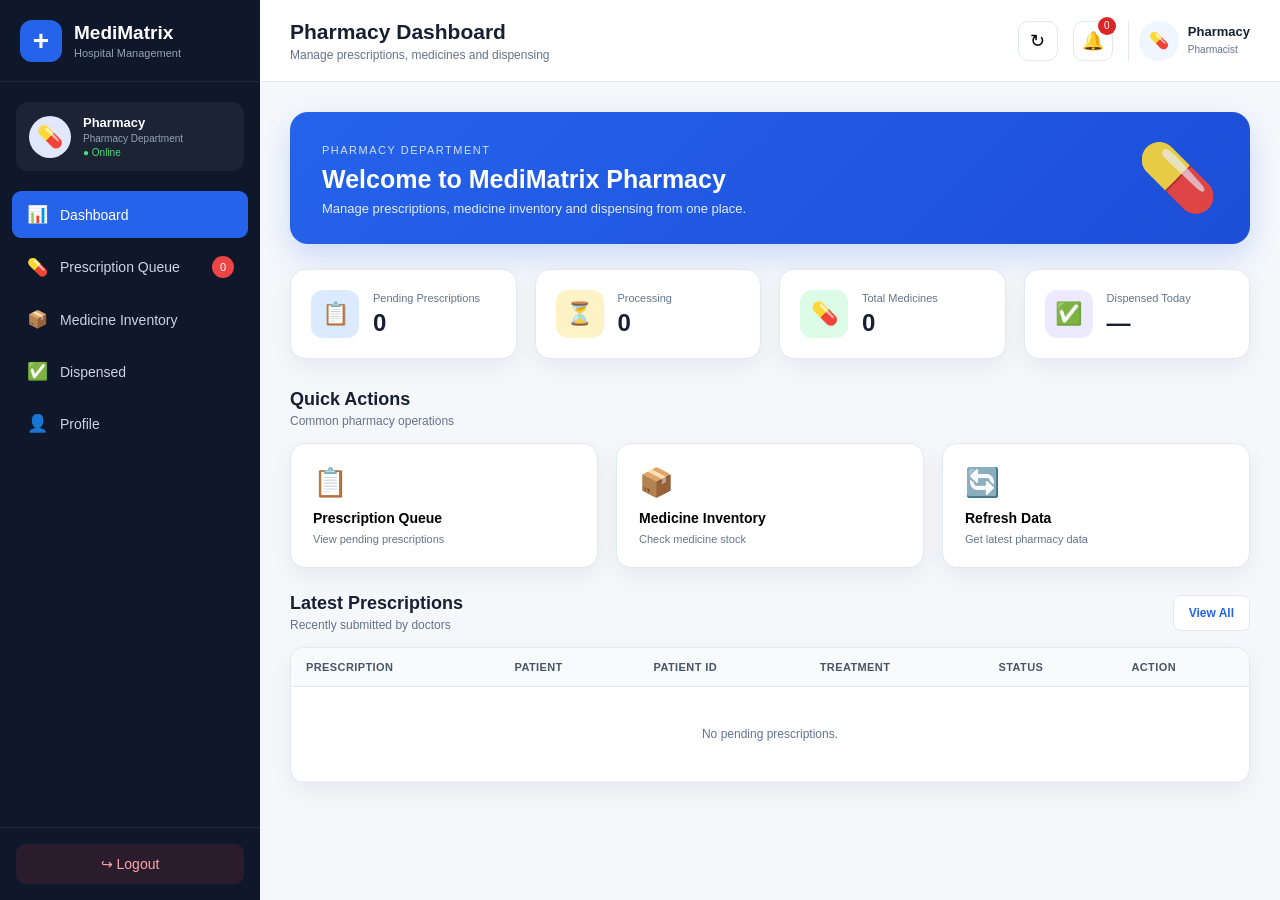
<file: FRONTEND/pharmacy-dashboard.html>
<!DOCTYPE html>
<html lang="en">

<head>
    <meta charset="UTF-8">

    <meta
        name="viewport"
        content="width=device-width, initial-scale=1.0"
    >

    <title>Pharmacy Dashboard | MediMatrix</title>

    <link
        rel="stylesheet"
        href="pharmacy-dashboard.css"
    >
</head>

<body>

<!-- =========================================================
     SIDEBAR
========================================================= -->

<aside class="sidebar">

    <div class="sidebar-brand">

        <div class="brand-logo">
            +
        </div>

        <div>
            <h2>MediMatrix</h2>
            <span>Hospital Management</span>
        </div>

    </div>


    <div class="pharmacy-profile">

        <div class="profile-avatar">
            💊
        </div>

        <div class="profile-info">

            <strong id="sidebarPharmacyName">
                Pharmacy
            </strong>

            <span>
                Pharmacy Department
            </span>

            <small>
                ● Online
            </small>

        </div>

    </div>


    <nav class="sidebar-menu">

        <button
            class="menu-item active"
            onclick="showPharmacySection('dashboardSection', this)"
        >
            <span>📊</span>
            <span>Dashboard</span>
        </button>


        <button
            class="menu-item"
            onclick="showPharmacySection('prescriptionsSection', this)"
        >
            <span>💊</span>
            <span>Prescription Queue</span>

            <span
                class="menu-badge"
                id="sidebarPendingCount"
            >
                0
            </span>

        </button>


        <button
            class="menu-item"
            onclick="showPharmacySection('inventorySection', this)"
        >
            <span>📦</span>
            <span>Medicine Inventory</span>
        </button>


        <button
            class="menu-item"
            onclick="showPharmacySection('dispensedSection', this)"
        >
            <span>✅</span>
            <span>Dispensed</span>
        </button>


        <button
            class="menu-item"
            onclick="showPharmacySection('profileSection', this)"
        >
            <span>👤</span>
            <span>Profile</span>
        </button>

    </nav>


    <div class="sidebar-footer">

        <button
            class="logout-btn"
            onclick="logoutPharmacy()"
        >
            <span>↪</span>
            Logout
        </button>

    </div>

</aside>


<!-- =========================================================
     MAIN CONTENT
========================================================= -->

<main class="main-content">


    <!-- =====================================================
         TOPBAR
    ====================================================== -->

    <header class="topbar">

        <div class="topbar-left">

            <button
                class="mobile-menu-btn"
                onclick="toggleSidebar()"
            >
                ☰
            </button>

            <div>

                <h1 id="pageTitle">
                    Pharmacy Dashboard
                </h1>

                <p id="pageSubtitle">
                    Manage prescriptions, medicines and dispensing
                </p>

            </div>

        </div>


        <div class="topbar-right">

            <button
                class="refresh-btn"
                onclick="refreshPharmacyDashboard()"
                title="Refresh"
            >
                ↻
            </button>


            <button
                class="notification-btn"
                onclick="showPharmacySection('prescriptionsSection')"
            >

                🔔

                <span
                    class="notification-count"
                    id="notificationCount"
                >
                    0
                </span>

            </button>


            <div class="top-profile">

                <div class="top-avatar">
                    💊
                </div>

                <div>

                    <strong id="topPharmacyName">
                        Pharmacy
                    </strong>

                    <small>
                        Pharmacist
                    </small>

                </div>

            </div>

        </div>

    </header>


    <!-- =====================================================
         DASHBOARD
    ====================================================== -->

    <section
        id="dashboardSection"
        class="page-section active-section"
    >

        <div class="welcome-card">

            <div>

                <span class="welcome-label">
                    PHARMACY DEPARTMENT
                </span>

                <h2>
                    Welcome to MediMatrix Pharmacy
                </h2>

                <p>
                    Manage prescriptions, medicine inventory
                    and dispensing from one place.
                </p>

            </div>

            <div class="welcome-icon">
                💊
            </div>

        </div>


        <!-- STATISTICS -->

        <div class="stats-grid">

            <div class="stat-card">

                <div class="stat-icon blue">
                    📋
                </div>

                <div>

                    <span>
                        Pending Prescriptions
                    </span>

                    <strong id="pendingPrescriptionStat">
                        0
                    </strong>

                </div>

            </div>


            <div class="stat-card">

                <div class="stat-icon orange">
                    ⏳
                </div>

                <div>

                    <span>
                        Processing
                    </span>

                    <strong id="processingPrescriptionStat">
                        0
                    </strong>

                </div>

            </div>


            <div class="stat-card">

                <div class="stat-icon green">
                    💊
                </div>

                <div>

                    <span>
                        Total Medicines
                    </span>

                    <strong id="medicineCountStat">
                        0
                    </strong>

                </div>

            </div>


            <div class="stat-card">

                <div class="stat-icon purple">
                    ✅
                </div>

                <div>

                    <span>
                        Dispensed Today
                    </span>

                    <strong id="dispensedTodayStat">
                        0
                    </strong>

                </div>

            </div>

        </div>


        <!-- QUICK ACTIONS -->

        <div class="section-header">

            <div>

                <h2>
                    Quick Actions
                </h2>

                <p>
                    Common pharmacy operations
                </p>

            </div>

        </div>


        <div class="quick-actions">

            <button
                class="quick-action-card"
                onclick="showPharmacySection('prescriptionsSection')"
            >

                <span class="quick-icon">
                    📋
                </span>

                <strong>
                    Prescription Queue
                </strong>

                <small>
                    View pending prescriptions
                </small>

            </button>


            <button
                class="quick-action-card"
                onclick="showPharmacySection('inventorySection')"
            >

                <span class="quick-icon">
                    📦
                </span>

                <strong>
                    Medicine Inventory
                </strong>

                <small>
                    Check medicine stock
                </small>

            </button>


            <button
                class="quick-action-card"
                onclick="loadPharmacyDashboard()"
            >

                <span class="quick-icon">
                    🔄
                </span>

                <strong>
                    Refresh Data
                </strong>

                <small>
                    Get latest pharmacy data
                </small>

            </button>

        </div>


        <!-- RECENT PRESCRIPTIONS -->

        <div class="section-header">

            <div>

                <h2>
                    Latest Prescriptions
                </h2>

                <p>
                    Recently submitted by doctors
                </p>

            </div>

            <button
                class="outline-btn"
                onclick="showPharmacySection('prescriptionsSection')"
            >
                View All
            </button>

        </div>


        <div class="table-card">

            <div class="table-wrapper">

                <table>

                    <thead>

                        <tr>

                            <th>
                                Prescription
                            </th>

                            <th>
                                Patient
                            </th>

                            <th>
                                Patient ID
                            </th>

                            <th>
                                Treatment
                            </th>

                            <th>
                                Status
                            </th>

                            <th>
                                Action
                            </th>

                        </tr>

                    </thead>

                    <tbody id="dashboardPrescriptionTable">

                        <tr>

                            <td
                                colspan="6"
                                class="empty-table"
                            >
                                Loading prescriptions...
                            </td>

                        </tr>

                    </tbody>

                </table>

            </div>

        </div>

    </section>


    <!-- =====================================================
         PRESCRIPTION QUEUE
    ====================================================== -->

    <section
        id="prescriptionsSection"
        class="page-section"
    >

        <div class="section-header">

            <div>

                <h2>
                    Prescription Queue
                </h2>

                <p>
                    Prescriptions waiting for pharmacy processing
                </p>

            </div>

            <button
                class="primary-btn"
                onclick="loadPendingPrescriptions()"
            >
                ↻ Refresh Queue
            </button>

        </div>


        <div class="filter-bar">

            <div class="search-box">

                <span>
                    🔎
                </span>

                <input
                    type="text"
                    id="prescriptionSearch"
                    placeholder="Search patient, prescription or patient ID..."
                    oninput="filterPrescriptionTable()"
                >

            </div>


            <select
                id="prescriptionStatusFilter"
                onchange="filterPrescriptionTable()"
            >

                <option value="ALL">
                    All Status
                </option>

                <option value="PENDING_PHARMACY">
                    Pending Pharmacy
                </option>

                <option value="PROCESSING">
                    Processing
                </option>

                <option value="DISPENSED">
                    Dispensed
                </option>

            </select>

        </div>


        <div class="table-card">

            <div class="table-wrapper">

                <table>

                    <thead>

                        <tr>

                            <th>
                                Prescription
                            </th>

                            <th>
                                Patient
                            </th>

                            <th>
                                Patient ID
                            </th>

                            <th>
                                Doctor
                            </th>

                            <th>
                                Treatment
                            </th>

                            <th>
                                Medicines
                            </th>

                            <th>
                                Status
                            </th>

                            <th>
                                Action
                            </th>

                        </tr>

                    </thead>

                    <tbody id="prescriptionTableBody">

                        <tr>

                            <td
                                colspan="8"
                                class="empty-table"
                            >
                                Loading prescriptions...
                            </td>

                        </tr>

                    </tbody>

                </table>

            </div>

        </div>

    </section>


    <!-- =====================================================
         INVENTORY
    ====================================================== -->

    <section
        id="inventorySection"
        class="page-section"
    >

        <div class="section-header">

            <div>

                <h2>
                    Medicine Inventory
                </h2>

                <p>
                    Manage available medicines and stock
                </p>

            </div>

            <button
                class="primary-btn"
                onclick="openAddMedicineModal()"
            >
                + Add Medicine
            </button>

        </div>


        <div class="inventory-summary">

            <div class="inventory-summary-card">

                <span>
                    Total Medicines
                </span>

                <strong id="inventoryTotal">
                    0
                </strong>

            </div>


            <div class="inventory-summary-card warning">

                <span>
                    Low Stock
                </span>

                <strong id="lowStockCount">
                    0
                </strong>

            </div>


            <div class="inventory-summary-card danger">

                <span>
                    Out of Stock
                </span>

                <strong id="outOfStockCount">
                    0
                </strong>

            </div>

        </div>


        <div class="filter-bar">

            <div class="search-box">

                <span>
                    🔎
                </span>

                <input
                    type="text"
                    id="medicineSearch"
                    placeholder="Search medicine, code or category..."
                    oninput="filterMedicineTable()"
                >

            </div>

        </div>


        <div class="table-card">

            <div class="table-wrapper">

                <table>

                    <thead>

                        <tr>

                            <th>
                                Code
                            </th>

                            <th>
                                Medicine
                            </th>

                            <th>
                                Category
                            </th>

                            <th>
                                Manufacturer
                            </th>

                            <th>
                                Batch
                            </th>

                            <th>
                                Expiry
                            </th>

                            <th>
                                Stock
                            </th>

                            <th>
                                Unit Price
                            </th>

                        </tr>

                    </thead>

                    <tbody id="medicineTableBody">

                        <tr>

                            <td
                                colspan="8"
                                class="empty-table"
                            >
                                Loading medicines...
                            </td>

                        </tr>

                    </tbody>

                </table>

            </div>

        </div>

    </section>


    <!-- =====================================================
         DISPENSED
    ====================================================== -->

    <section
        id="dispensedSection"
        class="page-section"
    >

        <div class="section-header">

            <div>

                <h2>
                    Dispensed Prescriptions
                </h2>

                <p>
                    Completed pharmacy dispensing records
                </p>

            </div>

        </div>


        <div class="table-card">

            <div class="table-wrapper">

                <table>

                    <thead>

                        <tr>

                            <th>
                                Prescription
                            </th>

                            <th>
                                Patient
                            </th>

                            <th>
                                Patient ID
                            </th>

                            <th>
                                Treatment
                            </th>

                            <th>
                                Status
                            </th>

                            <th>
                                Date
                            </th>

                        </tr>

                    </thead>

                    <tbody id="dispensedTableBody">

                        <tr>

                            <td
                                colspan="6"
                                class="empty-table"
                            >
                                No dispensed prescriptions loaded.
                            </td>

                        </tr>

                    </tbody>

                </table>

            </div>

        </div>

    </section>


    <!-- =====================================================
         PROFILE
    ====================================================== -->

    <section
        id="profileSection"
        class="page-section"
    >

        <div class="section-header">

            <div>

                <h2>
                    Pharmacy Profile
                </h2>

                <p>
                    Pharmacy department information
                </p>

            </div>

        </div>


        <div class="profile-card">

            <div class="large-profile-avatar">
                💊
            </div>

            <div class="profile-details">

                <h2 id="profilePharmacyName">
                    Pharmacy
                </h2>

                <p>
                    Pharmacy Department
                </p>

                <div class="profile-info-grid">

                    <div>
                        <span>
                            Role
                        </span>

                        <strong>
                            Pharmacist
                        </strong>
                    </div>

                    <div>
                        <span>
                            Department
                        </span>

                        <strong>
                            Pharmacy
                        </strong>
                    </div>

                    <div>
                        <span>
                            Status
                        </span>

                        <strong class="online-text">
                            ● Online
                        </strong>
                    </div>

                </div>

            </div>

        </div>

    </section>

</main>


<!-- =========================================================
     PRESCRIPTION MODAL
========================================================= -->

<div
    id="prescriptionModal"
    class="modal-overlay"
    onclick="closePrescriptionModal(event)"
>

    <div
        class="modal prescription-modal"
        onclick="event.stopPropagation()"
    >

        <div class="modal-header">

            <div>

                <span class="modal-label">
                    PHARMACY
                </span>

                <h2>
                    Prescription Details
                </h2>

            </div>

            <button
                class="modal-close"
                onclick="closePrescriptionModal()"
            >
                ×
            </button>

        </div>


        <div
            id="prescriptionModalContent"
            class="modal-body"
        >

            <!-- JavaScript inserts details here -->

        </div>


        <div class="modal-footer">

            <button
                class="secondary-btn"
                onclick="closePrescriptionModal()"
            >
                Close
            </button>

            <button
                id="dispensePrescriptionBtn"
                class="success-btn"
                onclick="dispenseSelectedPrescription()"
            >
                ✓ Dispense Prescription
            </button>

        </div>

    </div>

</div>


<!-- =========================================================
     ADD MEDICINE MODAL
========================================================= -->

<div
    id="medicineModal"
    class="modal-overlay"
    onclick="closeMedicineModal(event)"
>

    <div
        class="modal"
        onclick="event.stopPropagation()"
    >

        <div class="modal-header">

            <div>

                <span class="modal-label">
                    INVENTORY
                </span>

                <h2>
                    Add Medicine
                </h2>

            </div>

            <button
                class="modal-close"
                onclick="closeMedicineModal()"
            >
                ×
            </button>

        </div>


        <form
            id="medicineForm"
            onsubmit="addMedicine(event)"
        >

            <div class="form-grid">

                <div class="form-group">

                    <label>
                        Medicine Code *
                    </label>

                    <input
                        type="text"
                        id="medicineCode"
                        required
                        placeholder="MED001"
                    >

                </div>


                <div class="form-group">

                    <label>
                        Medicine Name *
                    </label>

                    <input
                        type="text"
                        id="medicineName"
                        required
                        placeholder="Paracetamol 500mg"
                    >

                </div>


                <div class="form-group">

                    <label>
                        Category
                    </label>

                    <input
                        type="text"
                        id="medicineCategory"
                        placeholder="Tablet"
                    >

                </div>


                <div class="form-group">

                    <label>
                        Manufacturer
                    </label>

                    <input
                        type="text"
                        id="medicineManufacturer"
                        placeholder="Manufacturer"
                    >

                </div>


                <div class="form-group">

                    <label>
                        Batch Number
                    </label>

                    <input
                        type="text"
                        id="medicineBatch"
                        placeholder="BATCH001"
                    >

                </div>


                <div class="form-group">

                    <label>
                        Quantity
                    </label>

                    <input
                        type="number"
                        id="medicineQuantity"
                        min="0"
                        value="0"
                    >

                </div>


                <div class="form-group">

                    <label>
                        Unit Price
                    </label>

                    <input
                        type="number"
                        id="medicinePrice"
                        min="0"
                        step="0.01"
                        value="0"
                    >

                </div>

            </div>


            <div class="modal-footer">

                <button
                    type="button"
                    class="secondary-btn"
                    onclick="closeMedicineModal()"
                >
                    Cancel
                </button>

                <button
                    type="submit"
                    class="primary-btn"
                >
                    Add Medicine
                </button>

            </div>

        </form>

    </div>

</div>


<!-- =========================================================
     TOAST
========================================================= -->

<div
    id="toast"
    class="toast"
>

    <span id="toastIcon">
        ✓
    </span>

    <span id="toastMessage">
        Success
    </span>

</div>


<script src="pharmacy-dashboard.js"></script>

</body>
</html>
</file>
<file: FRONTEND/css/billing-dashboard.css>
* {
    box-sizing: border-box;
}

:root {
    --primary: #2563eb;
    --primary-dark: #1d4ed8;
    --text: #172554;
    --muted: #64748b;
    --border: #e2e8f0;
    --background: #f8fafc;
    --white: #ffffff;
    --success: #16a34a;
    --warning: #d97706;
    --danger: #dc2626;
    --purple: #7c3aed;
}

body {
    margin: 0;
    font-family:
        Inter,
        "Segoe UI",
        Arial,
        sans-serif;
    background: var(--background);
    color: var(--text);
}

button,
input,
textarea,
select {
    font: inherit;
}

button {
    cursor: pointer;
}

.app-shell {
    display: flex;
    min-height: 100vh;
}


/* =========================================================
   SIDEBAR
========================================================= */

.sidebar {
    width: 280px;
    background: var(--white);
    border-right: 1px solid var(--border);
    display: flex;
    flex-direction: column;
    position: fixed;
    inset: 0 auto 0 0;
    z-index: 20;
}

.brand {
    height: 112px;
    padding: 25px;
    display: flex;
    align-items: center;
    gap: 15px;
    border-bottom: 1px solid var(--border);
}

.brand-logo {
    width: 54px;
    height: 54px;
    border-radius: 16px;
    display: grid;
    place-items: center;
    font-size: 27px;
    background: #eff6ff;
}

.brand h1 {
    margin: 0;
    font-size: 24px;
}

.brand span {
    color: #94a3b8;
    font-size: 13px;
}

.sidebar-nav {
    padding: 22px 16px;
    flex: 1;
}

.nav-item {
    width: 100%;
    border: 0;
    background: transparent;
    padding: 15px 18px;
    margin-bottom: 8px;
    border-radius: 14px;
    display: flex;
    align-items: center;
    gap: 13px;
    color: #475569;
    text-align: left;
    transition: .2s;
}

.nav-item span:first-child {
    width: 24px;
    font-size: 19px;
}

.nav-item:hover {
    background: #f1f5f9;
}

.nav-item.active {
    background: #eaf2ff;
    color: var(--primary);
}

.nav-item strong {
    flex: 1;
}

.notification-badge {
    background: var(--danger);
    color: white;
    border-radius: 999px;
    min-width: 22px;
    height: 22px;
    display: grid;
    place-items: center;
    font-size: 11px;
}

.sidebar-bottom {
    padding: 16px;
    border-top: 1px solid var(--border);
}

.logout-item {
    color: var(--danger);
}


/* =========================================================
   MAIN
========================================================= */

.main-content {
    margin-left: 280px;
    width: calc(100% - 280px);
    min-height: 100vh;
}

.topbar {
    height: 112px;
    background: white;
    border-bottom: 1px solid var(--border);
    padding: 0 38px;
    display: flex;
    align-items: center;
    justify-content: space-between;
    position: sticky;
    top: 0;
    z-index: 10;
}

.page-title {
    font-size: 30px;
    font-weight: 800;
}

.page-subtitle {
    color: var(--muted);
    margin-top: 5px;
}

.topbar-right {
    display: flex;
    align-items: center;
    gap: 18px;
}

.notification-button {
    width: 48px;
    height: 48px;
    border: 1px solid var(--border);
    border-radius: 14px;
    background: white;
    position: relative;
    font-size: 21px;
}

.header-badge {
    position: absolute;
    top: -5px;
    right: -5px;
    background: var(--danger);
    color: white;
    border-radius: 999px;
    font-size: 10px;
    min-width: 20px;
    height: 20px;
    display: grid;
    place-items: center;
}

.profile-mini {
    border: 0;
    background: transparent;
    display: flex;
    align-items: center;
    gap: 11px;
}

.profile-avatar {
    width: 46px;
    height: 46px;
    background: var(--primary);
    color: white;
    border-radius: 50%;
    display: grid;
    place-items: center;
    font-weight: 800;
}

.profile-mini-info {
    display: flex;
    flex-direction: column;
    text-align: left;
}

.profile-mini-info span {
    color: var(--muted);
    font-size: 12px;
    margin-top: 3px;
}

.profile-arrow {
    color: #64748b;
}


/* =========================================================
   SECTIONS
========================================================= */

.content-section {
    display: none;
    padding: 36px 38px 60px;
}

.content-section.active-section {
    display: block;
}

.section-heading {
    display: flex;
    justify-content: space-between;
    align-items: flex-end;
    margin-bottom: 28px;
}

.eyebrow {
    color: var(--primary);
    font-size: 12px;
    letter-spacing: 1.5px;
    font-weight: 800;
}

.section-heading h2 {
    margin: 7px 0;
    font-size: 28px;
}

.section-heading p {
    margin: 0;
    color: var(--muted);
}


/* =========================================================
   BUTTONS
========================================================= */

.primary-button,
.secondary-button {
    border: 0;
    border-radius: 12px;
    padding: 12px 19px;
    font-weight: 700;
    transition: .2s;
}

.primary-button {
    background: var(--primary);
    color: white;
}

.primary-button:hover {
    background: var(--primary-dark);
    transform: translateY(-1px);
}

.secondary-button {
    background: #eff6ff;
    color: var(--primary);
}

.secondary-button:hover {
    background: #dbeafe;
}

.danger-button {
    background: #fee2e2;
    color: var(--danger);
}


/* =========================================================
   STATS
========================================================= */

.stats-grid {
    display: grid;
    grid-template-columns: repeat(4, 1fr);
    gap: 18px;
    margin-bottom: 22px;
}

.stat-card {
    background: white;
    border: 1px solid var(--border);
    border-radius: 18px;
    padding: 23px;
    display: flex;
    align-items: center;
    gap: 17px;
    box-shadow: 0 4px 15px rgba(15, 23, 42, .03);
}

.stat-icon {
    width: 52px;
    height: 52px;
    border-radius: 15px;
    display: grid;
    place-items: center;
    font-size: 23px;
}

.stat-icon.blue {
    background: #dbeafe;
}

.stat-icon.green {
    background: #dcfce7;
}

.stat-icon.orange {
    background: #ffedd5;
}

.stat-icon.purple {
    background: #ede9fe;
}

.stat-card span {
    display: block;
    color: var(--muted);
    font-size: 13px;
}

.stat-card strong {
    display: block;
    margin-top: 7px;
    font-size: 25px;
}


/* =========================================================
   PANELS
========================================================= */

.dashboard-grid {
    display: grid;
    grid-template-columns: 1.45fr 1fr;
    gap: 20px;
}

.panel {
    background: white;
    border: 1px solid var(--border);
    border-radius: 19px;
    padding: 24px;
}

.panel-header {
    display: flex;
    justify-content: space-between;
    align-items: center;
    margin-bottom: 20px;
}

.panel-header h3 {
    margin: 6px 0 0;
    font-size: 20px;
}

.request-list {
    display: flex;
    flex-direction: column;
    gap: 12px;
}

.request-item {
    border: 1px solid var(--border);
    border-radius: 14px;
    padding: 16px;
    display: flex;
    align-items: center;
    justify-content: space-between;
    gap: 15px;
}

.request-item h4 {
    margin: 0 0 5px;
}

.request-item p {
    margin: 0;
    color: var(--muted);
    font-size: 13px;
}

.status-pill {
    padding: 6px 10px;
    border-radius: 999px;
    font-size: 11px;
    font-weight: 800;
}

.status-pill.pending {
    background: #fff7ed;
    color: #c2410c;
}

.status-pill.paid {
    background: #dcfce7;
    color: #15803d;
}

.status-pill.verify {
    background: #ede9fe;
    color: #6d28d9;
}


/* =========================================================
   WORKFLOW
========================================================= */

.workflow-list {
    display: flex;
    flex-direction: column;
    gap: 17px;
}

.workflow-step {
    display: flex;
    gap: 13px;
    align-items: center;
}

.workflow-step > span {
    width: 35px;
    height: 35px;
    border-radius: 50%;
    display: grid;
    place-items: center;
    background: #eff6ff;
    color: var(--primary);
    font-weight: 800;
}

.workflow-step.complete > span {
    background: #dcfce7;
    color: var(--success);
}

.workflow-step strong {
    display: block;
}

.workflow-step small {
    color: var(--muted);
}


/* =========================================================
   BILLING CARDS
========================================================= */

.billing-request-grid {
    display: grid;
    grid-template-columns: repeat(2, 1fr);
    gap: 20px;
}

.billing-card {
    background: white;
    border: 1px solid var(--border);
    border-radius: 20px;
    padding: 23px;
    box-shadow: 0 5px 20px rgba(15, 23, 42, .04);
}

.billing-card-header {
    display: flex;
    justify-content: space-between;
    align-items: flex-start;
    margin-bottom: 20px;
}

.billing-card h3 {
    margin: 0 0 5px;
}

.billing-card small {
    color: var(--muted);
}

.billing-info-grid {
    display: grid;
    grid-template-columns: repeat(2, 1fr);
    gap: 13px;
}

.info-box {
    background: #f8fafc;
    border-radius: 12px;
    padding: 13px;
}

.info-box span {
    display: block;
    font-size: 11px;
    color: var(--muted);
    text-transform: uppercase;
}

.info-box strong {
    display: block;
    margin-top: 5px;
}

.billing-card-footer {
    border-top: 1px solid var(--border);
    margin-top: 20px;
    padding-top: 18px;
    display: flex;
    justify-content: flex-end;
}


/* =========================================================
   BEDS
========================================================= */

.beds-grid {
    display: grid;
    grid-template-columns: repeat(4, 1fr);
    gap: 16px;
}

.bed-card {
    background: white;
    border: 1px solid var(--border);
    border-radius: 16px;
    padding: 18px;
}

.bed-card.available {
    border-left: 5px solid var(--success);
}

.bed-card.occupied {
    border-left: 5px solid var(--danger);
}

.bed-card h3 {
    margin: 0 0 7px;
}

.bed-card p {
    color: var(--muted);
    margin: 4px 0;
}


/* =========================================================
   TABLE
========================================================= */

.table-wrapper {
    overflow-x: auto;
}

.data-table {
    width: 100%;
    border-collapse: collapse;
}

.data-table th,
.data-table td {
    padding: 14px;
    border-bottom: 1px solid var(--border);
    text-align: left;
    white-space: nowrap;
}

.data-table th {
    color: var(--muted);
    font-size: 12px;
    text-transform: uppercase;
}


/* =========================================================
   NOTIFICATIONS
========================================================= */

.notification-list {
    display: flex;
    flex-direction: column;
    gap: 12px;
}

.notification-card {
    background: white;
    border: 1px solid var(--border);
    border-radius: 16px;
    padding: 18px;
}

.notification-card.unread {
    border-left: 5px solid var(--primary);
    background: #f8fbff;
}

.notification-card h3 {
    margin: 0 0 5px;
}

.notification-card p {
    margin: 0;
    color: var(--muted);
}


/* =========================================================
   MODAL
========================================================= */

.modal-overlay {
    position: fixed;
    inset: 0;
    background: rgba(15, 23, 42, .55);
    display: grid;
    place-items: center;
    z-index: 100;
    padding: 25px;
}

.modal-overlay[hidden] {
    display: none;
}

.modal-card {
    width: min(600px, 100%);
    max-height: 92vh;
    overflow: auto;
    background: white;
    border-radius: 22px;
    box-shadow: 0 30px 80px rgba(0, 0, 0, .25);
}

.large-modal {
    width: min(900px, 100%);
}

.receipt-modal {
    width: min(720px, 100%);
}

.modal-header {
    padding: 23px 25px;
    border-bottom: 1px solid var(--border);
    display: flex;
    justify-content: space-between;
    align-items: flex-start;
}

.modal-header h2 {
    margin: 6px 0 0;
}

.modal-close {
    border: 0;
    background: #f1f5f9;
    width: 38px;
    height: 38px;
    border-radius: 10px;
    font-size: 24px;
}

.modal-body {
    padding: 25px;
}

.modal-actions {
    padding: 20px 25px;
    border-top: 1px solid var(--border);
    display: flex;
    justify-content: flex-end;
    gap: 10px;
}


/* =========================================================
   FORMS
========================================================= */

.form-grid {
    display: grid;
    grid-template-columns: repeat(2, 1fr);
    gap: 16px;
}

.form-group {
    display: flex;
    flex-direction: column;
    gap: 7px;
}

.form-group.full-width {
    grid-column: 1 / -1;
}

.form-group label,
.profile-fields label {
    font-size: 12px;
    font-weight: 800;
    color: #475569;
}

.form-group input,
.form-group select,
.profile-fields input,
.profile-fields textarea {
    border: 1px solid var(--border);
    border-radius: 11px;
    padding: 12px;
    outline: none;
}

.form-group input:focus,
.form-group select:focus,
.profile-fields input:focus,
.profile-fields textarea:focus {
    border-color: var(--primary);
}


/* =========================================================
   PROFILE
========================================================= */

.profile-large {
    padding: 25px;
    display: flex;
    gap: 18px;
    align-items: center;
}

.profile-large-avatar {
    width: 80px;
    height: 80px;
    border-radius: 50%;
    background: var(--primary);
    color: white;
    display: grid;
    place-items: center;
    font-size: 30px;
    font-weight: 800;
}

.profile-large h3 {
    margin: 0;
    font-size: 23px;
}

.profile-large p {
    color: var(--muted);
}

.profile-fields {
    padding: 0 25px 25px;
    display: grid;
    grid-template-columns: repeat(2, 1fr);
    gap: 15px;
}

.profile-fields > div {
    display: flex;
    flex-direction: column;
    gap: 7px;
}

.profile-fields .full-width {
    grid-column: 1 / -1;
}


/* =========================================================
   RECEIPT
========================================================= */

.receipt-paper {
    margin: 25px;
    border: 1px solid #dbe3ed;
    padding: 30px;
    background: white;
}

.receipt-header {
    text-align: center;
    border-bottom: 2px solid #0f172a;
    padding-bottom: 18px;
    margin-bottom: 20px;
}

.receipt-header h1 {
    margin: 0;
    font-size: 27px;
}

.receipt-header p {
    margin: 5px 0;
    color: var(--muted);
}

.receipt-meta {
    display: grid;
    grid-template-columns: 1fr 1fr;
    gap: 8px 30px;
    margin-bottom: 20px;
}

.receipt-row {
    display: flex;
    justify-content: space-between;
    padding: 9px 0;
    border-bottom: 1px solid #e2e8f0;
}

.receipt-total {
    font-size: 20px;
    font-weight: 900;
    border-top: 2px solid #0f172a;
    margin-top: 8px;
}

.paid-stamp {
    display: inline-block;
    border: 3px solid var(--success);
    color: var(--success);
    padding: 6px 14px;
    font-weight: 900;
    transform: rotate(-4deg);
    margin-top: 20px;
}


/* =========================================================
   EMPTY / TOAST
========================================================= */

.empty-state {
    padding: 35px;
    text-align: center;
    color: var(--muted);
}

.toast {
    position: fixed;
    right: 25px;
    bottom: 25px;
    background: #0f172a;
    color: white;
    padding: 14px 18px;
    border-radius: 12px;
    z-index: 300;
    box-shadow: 0 15px 40px rgba(0, 0, 0, .2);
}

.toast.success {
    background: var(--success);
}

.toast.error {
    background: var(--danger);
}


/* =========================================================
   RESPONSIVE
========================================================= */

@media (max-width: 1100px) {

    .stats-grid {
        grid-template-columns: repeat(2, 1fr);
    }

    .dashboard-grid {
        grid-template-columns: 1fr;
    }

    .beds-grid {
        grid-template-columns: repeat(3, 1fr);
    }
}

@media (max-width: 850px) {

    .sidebar {
        width: 80px;
    }

    .brand {
        justify-content: center;
        padding: 15px;
    }

    .brand > div:last-child,
    .nav-item strong {
        display: none;
    }

    .nav-item {
        justify-content: center;
    }

    .main-content {
        margin-left: 80px;
        width: calc(100% - 80px);
    }

    .billing-request-grid {
        grid-template-columns: 1fr;
    }

    .beds-grid {
        grid-template-columns: repeat(2, 1fr);
    }
}

@media (max-width: 600px) {

    .topbar {
        padding: 0 15px;
    }

    .content-section {
        padding: 25px 15px;
    }

    .page-title {
        font-size: 22px;
    }

    .profile-mini-info,
    .profile-arrow {
        display: none;
    }

    .stats-grid {
        grid-template-columns: 1fr;
    }

    .beds-grid,
    .form-grid,
    .profile-fields {
        grid-template-columns: 1fr;
    }

    .form-group.full-width,
    .profile-fields .full-width {
        grid-column: auto;
    }
}


/* =========================================================
   PRINT
========================================================= */

@media print {

    body {
        background: white;
    }

    .no-print {
        display: none !important;
    }

    .receipt-paper {
        border: 0;
        margin: 0;
        padding: 10px;
    }
}
</file>
<file: FRONTEND/css/employee-registration.css>
/* ============================================================
   MEDIMATRIX — EMPLOYEE REGISTRATION
   Professional Healthcare UI
============================================================ */

:root {
    --primary: #0b6e8e;
    --primary-dark: #07546d;
    --primary-light: #eaf7fb;

    --text: #17212b;
    --muted: #6b7785;

    --border: #dce4e9;
    --background: #f4f8fa;
    --white: #ffffff;

    --success: #16845b;
    --danger: #d83a3a;

    --shadow:
        0 20px 50px rgba(21, 54, 72, 0.10);
}


/* ============================================================
   RESET
============================================================ */

* {
    margin: 0;
    padding: 0;
    box-sizing: border-box;
}


html {
    min-height: 100%;
}


body {
    min-height: 100vh;

    font-family:
        Inter,
        -apple-system,
        BlinkMacSystemFont,
        "Segoe UI",
        Roboto,
        Arial,
        sans-serif;

    color: var(--text);

    background:
        linear-gradient(
            135deg,
            #eef8fb 0%,
            #f7fbfc 48%,
            #edf5f8 100%
        );
}


/* ============================================================
   PAGE
============================================================ */

.registration-page {
    min-height: 100vh;

    display: grid;

    grid-template-columns:
        minmax(320px, 0.85fr)
        minmax(600px, 1.35fr);
}


/* ============================================================
   BRAND PANEL
============================================================ */

.brand-panel {
    position: relative;

    min-height: 100vh;

    display: flex;
    flex-direction: column;

    padding: 48px;

    overflow: hidden;

    background:
        linear-gradient(
            145deg,
            #063f53 0%,
            #075d76 48%,
            #0b7894 100%
        );

    color: #ffffff;
}


/* Decorative circles */

.brand-panel::before,
.brand-panel::after {
    content: "";

    position: absolute;

    border-radius: 50%;

    pointer-events: none;
}


.brand-panel::before {
    width: 420px;
    height: 420px;

    right: -210px;
    top: 80px;

    background:
        rgba(255, 255, 255, 0.055);
}


.brand-panel::after {
    width: 330px;
    height: 330px;

    left: -180px;
    bottom: -100px;

    background:
        rgba(255, 255, 255, 0.045);
}


/* ============================================================
   BRAND
============================================================ */

.brand-logo {
    position: relative;
    z-index: 2;

    font-size: 25px;
    font-weight: 800;

    letter-spacing: 1.5px;
}


.brand-logo span {
    color: #67d5ed;
}


/* ============================================================
   BRAND CONTENT
============================================================ */

.brand-content {
    position: relative;
    z-index: 2;

    max-width: 540px;

    margin: auto 0;

    padding-bottom: 50px;
}


.brand-badge {
    display: inline-flex;

    align-items: center;

    padding: 8px 13px;

    margin-bottom: 24px;

    border: 1px solid
        rgba(255, 255, 255, 0.20);

    border-radius: 999px;

    background:
        rgba(255, 255, 255, 0.08);

    color: #c8f1f8;

    font-size: 11px;
    font-weight: 700;

    letter-spacing: 1.2px;
}


.brand-content h1 {
    margin-bottom: 18px;

    font-size: clamp(
        38px,
        4vw,
        60px
    );

    line-height: 1.05;

    letter-spacing: -1.5px;
}


.brand-content p {
    max-width: 500px;

    color:
        rgba(255, 255, 255, 0.78);

    font-size: 16px;

    line-height: 1.75;
}


/* ============================================================
   FEATURES
============================================================ */

.brand-features {
    display: grid;

    gap: 14px;

    margin-top: 34px;
}


.brand-features div {
    display: flex;

    align-items: center;

    gap: 12px;

    color:
        rgba(255, 255, 255, 0.88);

    font-size: 14px;
}


.brand-features span {
    width: 25px;
    height: 25px;

    display: inline-flex;

    align-items: center;
    justify-content: center;

    flex-shrink: 0;

    border-radius: 50%;

    background:
        rgba(103, 213, 237, 0.16);

    color: #79e0f3;

    font-weight: 800;
}


/* ============================================================
   REGISTRATION PANEL
============================================================ */

.registration-panel {
    min-height: 100vh;

    display: flex;

    align-items: center;
    justify-content: center;

    padding: 45px 55px;
}


/* ============================================================
   CARD
============================================================ */

.registration-card {
    width: 100%;
    max-width: 760px;

    padding: 42px;

    border:
        1px solid
        rgba(215, 225, 231, 0.9);

    border-radius: 22px;

    background:
        rgba(255, 255, 255, 0.96);

    box-shadow: var(--shadow);
}


/* ============================================================
   HEADER
============================================================ */

.form-header {
    margin-bottom: 30px;
}


.form-eyebrow {
    display: inline-block;

    margin-bottom: 9px;

    color: var(--primary);

    font-size: 11px;
    font-weight: 800;

    letter-spacing: 1.4px;
}


.form-header h2 {
    margin-bottom: 8px;

    font-size: 31px;

    line-height: 1.2;

    letter-spacing: -0.5px;
}


.form-header p {
    color: var(--muted);

    font-size: 14px;

    line-height: 1.6;
}


/* ============================================================
   FORM
============================================================ */

#employeeRegistrationForm {
    display: flex;

    flex-direction: column;

    gap: 18px;
}


.form-row {
    display: grid;

    grid-template-columns:
        repeat(2, minmax(0, 1fr));

    gap: 18px;
}


.form-group {
    display: flex;

    flex-direction: column;

    gap: 7px;
}


.form-group label {
    color: #293743;

    font-size: 13px;
    font-weight: 700;
}


.form-group input,
.form-group select {
    width: 100%;

    min-height: 48px;

    padding:
        0 14px;

    border:
        1px solid
        var(--border);

    border-radius: 10px;

    outline: none;

    background: #ffffff;

    color: var(--text);

    font-family: inherit;

    font-size: 14px;

    transition:
        border-color 0.2s ease,
        box-shadow 0.2s ease,
        background 0.2s ease;
}


.form-group input::placeholder {
    color: #a1adb7;
}


.form-group input:hover,
.form-group select:hover {
    border-color: #b9cbd4;
}


.form-group input:focus,
.form-group select:focus {
    border-color: var(--primary);

    box-shadow:
        0 0 0 3px
        rgba(11, 110, 142, 0.10);

    background: #ffffff;
}


/* ============================================================
   SELECT
============================================================ */

.form-group select {
    cursor: pointer;
}


/* ============================================================
   ERROR
============================================================ */

.field-error {
    min-height: 15px;

    color: var(--danger);

    font-size: 11px;

    line-height: 1.3;
}


/* ============================================================
   TERMS
============================================================ */

.terms-row {
    display: flex;

    align-items: flex-start;

    gap: 10px;

    margin-top: 2px;

    color: #65727d;

    font-size: 12px;

    line-height: 1.5;

    cursor: pointer;
}


.terms-row input {
    width: 16px;
    height: 16px;

    margin-top: 1px;

    flex-shrink: 0;

    accent-color: var(--primary);

    cursor: pointer;
}


/* ============================================================
   SERVER MESSAGE
============================================================ */

.registration-message {
    display: none;

    padding: 12px 14px;

    border-radius: 10px;

    font-size: 13px;

    line-height: 1.5;
}


.registration-message.success {
    display: block;

    border:
        1px solid
        #b9e6d4;

    background:
        #eefaf5;

    color:
        #116844;
}


.registration-message.error {
    display: block;

    border:
        1px solid
        #f0c1c1;

    background:
        #fff4f4;

    color:
        #a62c2c;
}


/* ============================================================
   REGISTER BUTTON
============================================================ */

.register-button {
    width: 100%;

    min-height: 51px;

    display: flex;

    align-items: center;
    justify-content: center;

    gap: 10px;

    margin-top: 2px;

    border: none;

    border-radius: 11px;

    background:
        linear-gradient(
            135deg,
            var(--primary),
            #0a819f
        );

    color: #ffffff;

    font-family: inherit;

    font-size: 14px;
    font-weight: 750;

    cursor: pointer;

    box-shadow:
        0 8px 18px
        rgba(11, 110, 142, 0.18);

    transition:
        transform 0.2s ease,
        box-shadow 0.2s ease,
        opacity 0.2s ease;
}


.register-button:hover {
    transform: translateY(-1px);

    box-shadow:
        0 12px 24px
        rgba(11, 110, 142, 0.23);
}


.register-button:active {
    transform: translateY(0);
}


.register-button:disabled {
    opacity: 0.65;

    cursor: not-allowed;

    transform: none;
}


/* ============================================================
   SPINNER
============================================================ */

.spinner {
    display: none;

    width: 16px;
    height: 16px;

    border:
        2px solid
        rgba(255, 255, 255, 0.45);

    border-top-color:
        #ffffff;

    border-radius: 50%;

    animation:
        spin 0.7s linear infinite;
}


.register-button.loading .spinner {
    display: inline-block;
}


@keyframes spin {

    from {
        transform: rotate(0deg);
    }

    to {
        transform: rotate(360deg);
    }

}


/* ============================================================
   FOOTER
============================================================ */

.registration-footer {
    display: flex;

    align-items: center;
    justify-content: center;

    gap: 5px;

    margin-top: 25px;

    color: var(--muted);

    font-size: 12px;
}


.registration-footer a {
    color: var(--primary);

    font-weight: 700;

    text-decoration: none;
}


.registration-footer a:hover {
    text-decoration: underline;
}


/* ============================================================
   RESPONSIVE
============================================================ */

@media (max-width: 1050px) {

    .registration-page {
        grid-template-columns: 1fr;
    }


    .brand-panel {
        min-height: auto;

        padding: 35px 30px;
    }


    .brand-content {
        margin-top: 60px;

        padding-bottom: 10px;
    }


    .registration-panel {
        min-height: auto;

        padding: 35px 25px 50px;
    }

}


@media (max-width: 650px) {

    .brand-panel {
        padding: 28px 22px;
    }


    .brand-content h1 {
        font-size: 38px;
    }


    .registration-panel {
        padding: 20px 14px 35px;
    }


    .registration-card {
        padding: 27px 20px;

        border-radius: 17px;
    }


    .form-row {
        grid-template-columns: 1fr;

        gap: 0;
    }


    .form-group {
        margin-bottom: 18px;
    }


    #employeeRegistrationForm {
        gap: 0;
    }


    .form-header h2 {
        font-size: 26px;
    }

}


/* ============================================================
   ACCESSIBILITY
============================================================ */

button:focus-visible,
input:focus-visible,
select:focus-visible,
a:focus-visible {
    outline:
        3px solid
        rgba(11, 110, 142, 0.25);

    outline-offset: 2px;
}

/* =========================================================
   MULTILINGUAL VOICE INPUT
========================================================= */

.symptoms-header-row {
    display: flex;
    justify-content: space-between;
    align-items: flex-end;
    gap: 20px;
    margin-bottom: 8px;
}

.symptoms-header-row label {
    margin-bottom: 0;
}

.voice-language-control {
    display: flex;
    align-items: center;
    gap: 10px;
}

.voice-language-control label {
    font-size: 12px;
    font-weight: 600;
    color: #64748b;
    white-space: nowrap;
}

#voiceLanguage {
    min-width: 170px;
    padding: 9px 12px;
    border: 1px solid #dbe3ef;
    border-radius: 9px;
    background: #ffffff;
    color: #172554;
    font-size: 13px;
    outline: none;
}

#voiceLanguage:focus {
    border-color: #2563eb;
    box-shadow: 0 0 0 3px rgba(37, 99, 235, 0.10);
}

.symptoms-voice-wrapper {
    position: relative;
}

.voice-controls {
    display: flex;
    align-items: center;
    gap: 12px;
    margin-top: 10px;
}

.voice-input-button {
    border: none;
    border-radius: 10px;
    padding: 10px 16px;
    background: #2563eb;
    color: white;
    font-size: 14px;
    font-weight: 700;
    cursor: pointer;
    display: inline-flex;
    align-items: center;
    gap: 8px;
    transition: all 0.2s ease;
}

.voice-input-button:hover {
    transform: translateY(-1px);
    box-shadow: 0 6px 16px rgba(37, 99, 235, 0.22);
}

.voice-input-button:disabled {
    opacity: 0.5;
    cursor: not-allowed;
}

.voice-input-button.voice-listening {
    background: #dc2626;
    animation: voicePulse 1.4s infinite;
}

.voice-status {
    font-size: 13px;
    color: #64748b;
    font-weight: 600;
}

@keyframes voicePulse {

    0% {
        box-shadow: 0 0 0 0 rgba(220, 38, 38, 0.35);
    }

    70% {
        box-shadow: 0 0 0 10px rgba(220, 38, 38, 0);
    }

    100% {
        box-shadow: 0 0 0 0 rgba(220, 38, 38, 0);
    }

}


/* Mobile */

@media (max-width: 700px) {

    .symptoms-header-row {
        flex-direction: column;
        align-items: stretch;
        gap: 10px;
    }

    .voice-language-control {
        justify-content: space-between;
    }

    #voiceLanguage {
        flex: 1;
        min-width: 0;
    }

    .voice-controls {
        flex-wrap: wrap;
    }

}
</file>
<file: FRONTEND/css/hospital-employee-dashboard.css>
/* =========================================================
   MEDIMATRIX
   HOSPITAL EMPLOYEE DASHBOARD
========================================================= */

* {
    margin: 0;
    padding: 0;
    box-sizing: border-box;
}


:root {

    --primary: #2563eb;
    --primary-dark: #1d4ed8;

    --success: #16a34a;
    --warning: #f59e0b;
    --danger: #dc2626;

    --text: #172033;
    --muted: #6b7280;

    --background: #f5f7fb;
    --white: #ffffff;

    --border: #e5e7eb;

    --sidebar-width: 250px;

    --shadow:
        0 8px 30px rgba(15, 23, 42, 0.06);

    --radius: 16px;
}


html {
    scroll-behavior: smooth;
}


body {
    font-family:
        Inter,
        -apple-system,
        BlinkMacSystemFont,
        "Segoe UI",
        Roboto,
        Arial,
        sans-serif;

    background: var(--background);

    color: var(--text);

    min-height: 100vh;
}


/* =========================================================
   APP
========================================================= */

.app-container {
    display: flex;
    min-height: 100vh;
}


/* =========================================================
   SIDEBAR
========================================================= */

.sidebar {

    width: var(--sidebar-width);

    min-width: var(--sidebar-width);

    background:
        linear-gradient(
            180deg,
            #0f172a 0%,
            #111c35 100%
        );

    color: white;

    display: flex;

    flex-direction: column;

    position: fixed;

    left: 0;
    top: 0;
    bottom: 0;

    z-index: 1000;

    box-shadow:
        4px 0 20px rgba(15, 23, 42, 0.08);
}


.sidebar-brand {

    display: flex;

    align-items: center;

    gap: 12px;

    padding: 24px 20px;

    border-bottom:
        1px solid rgba(255,255,255,0.08);
}


.brand-icon {

    width: 42px;
    height: 42px;

    border-radius: 12px;

    background: #2563eb;

    display: flex;

    align-items: center;
    justify-content: center;

    font-size: 22px;

    font-weight: 700;
}


.sidebar-brand h2 {

    font-size: 19px;

    font-weight: 700;

    line-height: 1.2;
}


.sidebar-brand span {

    display: block;

    margin-top: 3px;

    font-size: 10px;

    color: #94a3b8;

    letter-spacing: 0.5px;
}


/* =========================================================
   MINI PROFILE
========================================================= */

.employee-mini-profile {

    display: flex;

    align-items: center;

    gap: 11px;

    padding: 20px;

    border-bottom:
        1px solid rgba(255,255,255,0.08);
}


.mini-avatar {

    width: 42px;
    height: 42px;

    border-radius: 50%;

    background: #334155;

    display: flex;

    align-items: center;
    justify-content: center;

    overflow: hidden;

    flex-shrink: 0;
}


.mini-avatar img {

    width: 100%;
    height: 100%;

    object-fit: cover;
}


.mini-profile-info {

    min-width: 0;
}


.mini-profile-info strong {

    display: block;

    font-size: 13px;

    color: #f8fafc;

    overflow: hidden;

    white-space: nowrap;

    text-overflow: ellipsis;
}


.mini-profile-info span {

    display: block;

    font-size: 11px;

    color: #94a3b8;

    margin-top: 3px;
}


/* =========================================================
   NAVIGATION
========================================================= */

.sidebar-navigation {

    padding: 18px 12px;

    display: flex;

    flex-direction: column;

    gap: 5px;
}


.nav-item {

    border: 0;

    width: 100%;

    background: transparent;

    color: #94a3b8;

    display: flex;

    align-items: center;

    gap: 12px;

    padding: 12px 14px;

    border-radius: 10px;

    font-size: 14px;

    font-weight: 500;

    cursor: pointer;

    text-align: left;

    transition:
        background 0.2s ease,
        color 0.2s ease;
}


.nav-item:hover {

    background:
        rgba(255,255,255,0.07);

    color: white;
}


.nav-item.active {

    background: #2563eb;

    color: white;

    box-shadow:
        0 5px 15px rgba(37, 99, 235, 0.25);
}


.nav-icon {

    width: 20px;

    text-align: center;

    font-size: 17px;
}


/* =========================================================
   SIDEBAR BOTTOM
========================================================= */

.sidebar-bottom {

    margin-top: auto;

    padding: 18px;
}


.system-status {

    display: flex;

    align-items: center;

    gap: 10px;

    padding: 12px;

    border-radius: 10px;

    background:
        rgba(255,255,255,0.05);
}


.status-dot {

    width: 9px;
    height: 9px;

    border-radius: 50%;

    background: #22c55e;

    box-shadow:
        0 0 0 4px rgba(34,197,94,0.12);
}


.system-status strong {

    display: block;

    font-size: 11px;

    color: #e2e8f0;
}


.system-status small {

    display: block;

    font-size: 10px;

    color: #64748b;

    margin-top: 2px;
}


/* =========================================================
   MAIN
========================================================= */

.main-content {

    margin-left: var(--sidebar-width);

    width: calc(100% - var(--sidebar-width));

    min-height: 100vh;
}


/* =========================================================
   TOPBAR
========================================================= */

.topbar {

    height: 82px;

    background: white;

    border-bottom:
        1px solid var(--border);

    display: flex;

    align-items: center;

    justify-content: space-between;

    padding: 0 32px;

    position: sticky;

    top: 0;

    z-index: 500;
}


.topbar-left {

    display: flex;

    align-items: center;

    gap: 15px;
}


.topbar h1 {

    font-size: 21px;

    font-weight: 700;

    color: var(--text);
}


.topbar p {

    margin-top: 3px;

    font-size: 12px;

    color: var(--muted);
}


.topbar-right {

    display: flex;

    align-items: center;

    gap: 22px;
}


.current-date {

    text-align: right;
}


.current-date span {

    display: block;

    font-size: 10px;

    color: var(--muted);
}


.current-date strong {

    display: block;

    font-size: 12px;

    margin-top: 3px;
}


.profile-button {

    border: 0;

    background: transparent;

    display: flex;

    align-items: center;

    gap: 9px;

    cursor: pointer;

    padding: 5px;
}


.top-avatar {

    width: 40px;
    height: 40px;

    border-radius: 50%;

    background: #e8eefc;

    display: flex;

    align-items: center;
    justify-content: center;

    overflow: hidden;
}


.top-avatar img {

    width: 100%;
    height: 100%;

    object-fit: cover;
}


.top-profile-text {

    text-align: left;
}


.top-profile-text strong {

    display: block;

    font-size: 12px;

    color: var(--text);
}


.top-profile-text span {

    display: block;

    font-size: 10px;

    color: var(--muted);

    margin-top: 2px;
}


.profile-arrow {

    color: var(--muted);

    font-size: 12px;
}


.mobile-menu-button {

    display: none;

    border: 0;

    background: #eef2ff;

    color: var(--primary);

    width: 38px;
    height: 38px;

    border-radius: 9px;

    cursor: pointer;

    font-size: 18px;
}


/* =========================================================
   CONTENT
========================================================= */

.content-area {

    padding: 28px 32px 50px;
}


.page-section {

    display: none;

    animation: fadeIn 0.25s ease;
}


.page-section.active-section {

    display: block;
}


@keyframes fadeIn {

    from {
        opacity: 0;
        transform: translateY(5px);
    }

    to {
        opacity: 1;
        transform: translateY(0);
    }
}


/* =========================================================
   WELCOME
========================================================= */

.welcome-card {

    background:
        linear-gradient(
            120deg,
            #2563eb,
            #3b82f6
        );

    color: white;

    border-radius: var(--radius);

    padding: 28px 30px;

    display: flex;

    justify-content: space-between;

    align-items: center;

    margin-bottom: 22px;

    box-shadow:
        0 12px 30px rgba(37,99,235,0.18);
}


.welcome-label {

    display: block;

    font-size: 11px;

    opacity: 0.75;

    margin-bottom: 5px;

    text-transform: uppercase;

    letter-spacing: 0.8px;
}


.welcome-card h2 {

    font-size: 26px;

    margin-bottom: 6px;
}


.welcome-card p {

    font-size: 13px;

    opacity: 0.85;
}


.welcome-icon {

    width: 75px;
    height: 75px;

    border-radius: 22px;

    background:
        rgba(255,255,255,0.15);

    display: flex;

    align-items: center;
    justify-content: center;

    font-size: 35px;
}


/* =========================================================
   STATS
========================================================= */

.stats-grid {

    display: grid;

    grid-template-columns:
        repeat(3, minmax(0, 1fr));

    gap: 18px;

    margin-bottom: 28px;
}


.stat-card {

    background: white;

    border:
        1px solid var(--border);

    border-radius: var(--radius);

    padding: 20px;

    display: flex;

    align-items: center;

    gap: 15px;

    box-shadow: var(--shadow);
}


.stat-icon {

    width: 50px;
    height: 50px;

    border-radius: 13px;

    display: flex;

    align-items: center;
    justify-content: center;

    font-size: 21px;

    flex-shrink: 0;
}


.stat-icon.blue {

    background: #eaf1ff;
}


.stat-icon.green {

    background: #eaf9ef;
}


.stat-icon.orange {

    background: #fff5df;
}


.stat-label {

    display: block;

    font-size: 11px;

    color: var(--muted);

    margin-bottom: 4px;
}


.stat-number {

    display: block;

    font-size: 25px;

    line-height: 1.1;
}


.stat-content small {

    display: block;

    font-size: 10px;

    color: var(--muted);

    margin-top: 4px;
}


/* =========================================================
   SECTION HEADING
========================================================= */

.section-heading {

    display: flex;

    justify-content: space-between;

    align-items: center;

    margin-bottom: 14px;
}


.section-heading h3 {

    font-size: 17px;
}


.section-heading p {

    font-size: 11px;

    color: var(--muted);

    margin-top: 3px;
}


/* =========================================================
   BUTTONS
========================================================= */

.primary-button {

    border: 0;

    background: var(--primary);

    color: white;

    padding: 11px 18px;

    border-radius: 9px;

    font-size: 12px;

    font-weight: 600;

    cursor: pointer;

    display: inline-flex;

    align-items: center;

    justify-content: center;

    gap: 7px;

    transition:
        background 0.2s ease,
        transform 0.15s ease;
}


.primary-button:hover {

    background: var(--primary-dark);

    transform: translateY(-1px);
}


.primary-button:disabled {

    opacity: 0.6;

    cursor: not-allowed;

    transform: none;
}


.secondary-button {

    border:
        1px solid var(--border);

    background: white;

    color: var(--text);

    padding: 11px 18px;

    border-radius: 9px;

    font-size: 12px;

    font-weight: 600;

    cursor: pointer;
}


.secondary-button:hover {

    background: #f8fafc;
}


/* =========================================================
   PANEL
========================================================= */

.panel {

    background: white;

    border:
        1px solid var(--border);

    border-radius: var(--radius);

    overflow: hidden;

    box-shadow: var(--shadow);
}


.panel-header {

    padding: 18px 20px;

    display: flex;

    justify-content: space-between;

    align-items: center;

    border-bottom:
        1px solid var(--border);
}


.panel-header h3 {

    font-size: 15px;
}


.panel-header p {

    font-size: 11px;

    color: var(--muted);

    margin-top: 3px;
}


.panel-badge {

    padding: 5px 10px;

    border-radius: 20px;

    background: #eef4ff;

    color: var(--primary);

    font-size: 10px;

    font-weight: 600;
}


/* =========================================================
   TABLE
========================================================= */

.table-wrapper {

    overflow-x: auto;
}


.patient-table {

    width: 100%;

    border-collapse: collapse;

    min-width: 720px;
}


.patient-table th {

    text-align: left;

    background: #f8fafc;

    color: #64748b;

    font-size: 10px;

    text-transform: uppercase;

    letter-spacing: 0.4px;

    padding: 12px 16px;

    border-bottom:
        1px solid var(--border);
}


.patient-table td {

    padding: 14px 16px;

    font-size: 12px;

    border-bottom:
        1px solid #f0f2f5;
}


.patient-table tbody tr:last-child td {

    border-bottom: 0;
}


.patient-id {

    color: var(--primary);

    font-weight: 700;
}


.status-badge {

    display: inline-flex;

    padding: 5px 9px;

    border-radius: 20px;

    font-size: 9px;

    font-weight: 700;

    text-transform: uppercase;
}


.status-waiting {

    color: #a16207;

    background: #fef3c7;
}


.status-completed {

    color: #15803d;

    background: #dcfce7;
}


.status-registered {

    color: #1d4ed8;

    background: #dbeafe;
}


/* =========================================================
   EMPTY
========================================================= */

.empty-row td {

    padding: 45px 20px !important;
}


.empty-state {

    display: flex;

    flex-direction: column;

    align-items: center;

    justify-content: center;

    text-align: center;
}


.empty-icon {

    width: 48px;
    height: 48px;

    background: #f1f5f9;

    border-radius: 50%;

    display: flex;

    align-items: center;
    justify-content: center;

    margin-bottom: 10px;

    font-size: 20px;
}


.empty-state strong {

    font-size: 12px;

    color: var(--text);
}


.empty-state span {

    font-size: 10px;

    color: var(--muted);

    margin-top: 4px;
}


/* =========================================================
   PAGE HEADING
========================================================= */

.page-heading {

    margin-bottom: 22px;
}


.page-heading-label {

    color: var(--primary);

    font-size: 10px;

    text-transform: uppercase;

    letter-spacing: 0.8px;

    font-weight: 700;
}


.page-heading h2 {

    font-size: 24px;

    margin-top: 5px;
}


.page-heading p {

    color: var(--muted);

    font-size: 12px;

    margin-top: 5px;
}


/* =========================================================
   FORM PANEL
========================================================= */

.form-panel {

    background: white;

    border:
        1px solid var(--border);

    border-radius: var(--radius);

    box-shadow: var(--shadow);

    overflow: hidden;
}


.form-panel-header {

    padding: 22px;

    border-bottom:
        1px solid var(--border);

    display: flex;

    align-items: center;

    gap: 13px;
}


.form-header-icon {

    width: 44px;
    height: 44px;

    border-radius: 12px;

    background: #eaf1ff;

    display: flex;

    align-items: center;
    justify-content: center;

    font-size: 20px;
}


.form-panel-header h3 {

    font-size: 15px;
}


.form-panel-header p {

    font-size: 10px;

    color: var(--muted);

    margin-top: 3px;
}


.form-panel-header p span {

    color: var(--danger);
}


/* =========================================================
   FORM
========================================================= */

#patientRegistrationForm {

    padding: 24px;
}


.form-grid {

    display: grid;

    grid-template-columns:
        repeat(2, minmax(0, 1fr));

    gap: 18px;
}


.form-group {

    display: flex;

    flex-direction: column;
}


.form-group.full-width {

    grid-column: 1 / -1;
}


.form-group label {

    font-size: 11px;

    font-weight: 600;

    color: #374151;

    margin-bottom: 7px;
}


.form-group label span {

    color: var(--danger);
}


.form-group input,
.form-group select,
.form-group textarea {

    width: 100%;

    border:
        1px solid #dce1e8;

    border-radius: 9px;

    padding: 11px 12px;

    font-family: inherit;

    font-size: 12px;

    color: var(--text);

    background: white;

    outline: none;

    transition:
        border 0.2s ease,
        box-shadow 0.2s ease;
}


.form-group input,
.form-group select {

    height: 43px;
}


.form-group textarea {

    resize: vertical;

    min-height: 90px;
}


.form-group input:focus,
.form-group select:focus,
.form-group textarea:focus {

    border-color: var(--primary);

    box-shadow:
        0 0 0 3px rgba(37,99,235,0.08);
}


.form-group input::placeholder,
.form-group textarea::placeholder {

    color: #a1a8b3;
}


.field-help {

    font-size: 10px;

    color: var(--muted);

    margin-top: 6px;

    line-height: 1.5;
}


/* =========================================================
   FORM ACTIONS
========================================================= */

.form-actions {

    margin-top: 24px;

    padding-top: 20px;

    border-top:
        1px solid var(--border);

    display: flex;

    justify-content: flex-end;

    gap: 10px;
}


.submit-button {

    min-width: 165px;
}


/* =========================================================
   RESULT
========================================================= */

.registration-result {

    margin-top: 18px;

    padding: 20px;

    background:
        linear-gradient(
            120deg,
            #ecfdf5,
            #f0fdf4
        );

    border:
        1px solid #bbf7d0;

    border-radius: var(--radius);

    display: flex;

    gap: 15px;

    align-items: flex-start;
}


.registration-result.hidden {

    display: none;
}


.success-icon {

    width: 44px;
    height: 44px;

    border-radius: 50%;

    background: #22c55e;

    color: white;

    display: flex;

    align-items: center;
    justify-content: center;

    font-size: 20px;

    flex-shrink: 0;
}


.result-label {

    display: block;

    color: #15803d;

    font-size: 10px;

    font-weight: 700;

    text-transform: uppercase;

    letter-spacing: 0.5px;
}


.result-content h3 {

    font-size: 18px;

    margin-top: 4px;
}


.result-details {

    display: flex;

    flex-wrap: wrap;

    gap: 28px;

    margin-top: 12px;
}


.result-details div {

    display: flex;

    flex-direction: column;

    gap: 3px;
}


.result-details span {

    font-size: 9px;

    color: #64748b;

    text-transform: uppercase;
}


.result-details strong {

    font-size: 12px;

    color: #166534;
}


/* =========================================================
   PROFILE
========================================================= */

.profile-layout {

    display: grid;

    grid-template-columns:
        280px minmax(0, 1fr);

    gap: 20px;
}


.profile-card {

    background: white;

    border:
        1px solid var(--border);

    border-radius: var(--radius);

    padding: 24px;

    box-shadow: var(--shadow);
}


.photo-card {

    display: flex;

    align-items: center;

    flex-direction: column;

    text-align: center;

    height: fit-content;
}


.large-profile-avatar {

    width: 110px;
    height: 110px;

    border-radius: 50%;

    background: #eef2ff;

    border:
        4px solid #dbe5ff;

    display: flex;

    align-items: center;
    justify-content: center;

    font-size: 42px;

    overflow: hidden;

    margin-bottom: 15px;
}


.large-profile-avatar img {

    width: 100%;
    height: 100%;

    object-fit: cover;
}


.photo-card h3 {

    font-size: 17px;
}


.photo-card p {

    font-size: 11px;

    color: var(--muted);

    margin-top: 4px;

    margin-bottom: 17px;
}


.photo-upload-button {

    display: inline-flex;

    align-items: center;

    justify-content: center;

    gap: 6px;

    border:
        1px solid #dbe3f0;

    padding: 9px 13px;

    border-radius: 8px;

    font-size: 10px;

    font-weight: 600;

    color: var(--primary);

    cursor: pointer;

    background: #f8faff;
}


.photo-upload-button:hover {

    background: #eef4ff;
}


.profile-card-header {

    margin-bottom: 20px;

    padding-bottom: 16px;

    border-bottom:
        1px solid var(--border);
}


.profile-card-header h3 {

    font-size: 15px;
}


.profile-card-header p {

    font-size: 10px;

    color: var(--muted);

    margin-top: 3px;
}


.profile-form {

    display: grid;

    grid-template-columns:
        repeat(2, minmax(0, 1fr));

    gap: 17px;
}


.profile-form .form-group input[readonly] {

    background: #f8fafc;

    color: #64748b;
}


.profile-actions {

    grid-column: 1 / -1;

    display: flex;

    justify-content: flex-end;

    padding-top: 5px;
}


/* =========================================================
   TOAST
========================================================= */

.toast {

    position: fixed;

    right: 25px;

    bottom: 25px;

    background: white;

    border:
        1px solid var(--border);

    border-radius: 12px;

    padding: 13px 16px;

    display: flex;

    align-items: center;

    gap: 10px;

    box-shadow:
        0 15px 40px rgba(15,23,42,0.14);

    min-width: 280px;

    transform:
        translateY(120px);

    opacity: 0;

    pointer-events: none;

    transition:
        all 0.3s ease;

    z-index: 3000;
}


.toast.show {

    transform:
        translateY(0);

    opacity: 1;
}


.toast-icon {

    width: 31px;
    height: 31px;

    border-radius: 50%;

    background: #dcfce7;

    color: #15803d;

    display: flex;

    align-items: center;
    justify-content: center;

    font-size: 14px;
}


.toast strong {

    display: block;

    font-size: 11px;
}


.toast span {

    display: block;

    font-size: 10px;

    color: var(--muted);

    margin-top: 2px;
}


/* =========================================================
   OVERLAY
========================================================= */

.sidebar-overlay {

    display: none;

    position: fixed;

    inset: 0;

    background:
        rgba(15,23,42,0.45);

    z-index: 900;
}


/* =========================================================
   RESPONSIVE
========================================================= */

@media (max-width: 1000px) {

    .stats-grid {

        grid-template-columns:
            repeat(2, minmax(0, 1fr));
    }

    .profile-layout {

        grid-template-columns: 1fr;
    }

}


@media (max-width: 800px) {

    :root {

        --sidebar-width: 250px;
    }


    .sidebar {

        transform:
            translateX(-100%);

        transition:
            transform 0.25s ease;
    }


    .sidebar.mobile-open {

        transform:
            translateX(0);
    }


    .sidebar-overlay.show {

        display: block;
    }


    .main-content {

        margin-left: 0;

        width: 100%;
    }


    .mobile-menu-button {

        display: block;
    }


    .topbar {

        padding: 0 18px;
    }


    .top-profile-text,
    .profile-arrow {

        display: none;
    }


    .current-date {

        display: none;
    }


    .content-area {

        padding: 20px 18px 40px;
    }


    .form-grid {

        grid-template-columns: 1fr;
    }


    .form-group.full-width {

        grid-column: auto;
    }


    .profile-form {

        grid-template-columns: 1fr;
    }


    .profile-actions {

        grid-column: auto;
    }

}


@media (max-width: 600px) {

    .topbar {

        height: 70px;
    }


    .topbar h1 {

        font-size: 16px;
    }


    .topbar p {

        display: none;
    }


    .stats-grid {

        grid-template-columns: 1fr;
    }


    .welcome-card {

        padding: 22px;
    }


    .welcome-card h2 {

        font-size: 21px;
    }


    .welcome-icon {

        width: 55px;
        height: 55px;

        font-size: 25px;
    }


    .section-heading {

        align-items: flex-start;

        flex-direction: column;

        gap: 12px;
    }


    .section-heading .primary-button {

        width: 100%;
    }


    .form-panel-header,
    #patientRegistrationForm {

        padding: 18px;
    }


    .form-actions {

        flex-direction: column-reverse;
    }


    .form-actions button {

        width: 100%;
    }


    .registration-result {

        flex-direction: column;
    }


    .result-details {

        flex-direction: column;

        gap: 10px;
    }


    .toast {

        left: 15px;

        right: 15px;

        min-width: auto;
    }

}

.logo-image {
    width: 58px;
    height: 58px;
    object-fit: contain;
    display: block;
}

/* Logout button */
.logout-button {
    display: flex;
    align-items: center;
    gap: 12px;
    width: 100%;
    margin-bottom: 14px;
    padding: 12px 14px;
    border: 1px solid rgba(248, 113, 113, 0.25);
    border-radius: 10px;
    background: rgba(220, 38, 38, 0.10);
    color: #fca5a5;
    font-size: 14px;
    font-weight: 600;
    text-align: left;
    cursor: pointer;
    transition: background 0.2s ease, color 0.2s ease;
}

.logout-button:hover {
    background: #dc2626;
    color: #ffffff;
}

.logout-button .nav-icon {
    width: 20px;
    text-align: center;
    font-size: 18px;
}
</file>
<file: FRONTEND/css/ipd-dashboard.css>
/* =========================================================
   MEDIMATRIX IPD COMMAND CENTER
========================================================= */

:root {
    --bg: #f4f7fb;
    --white: #ffffff;
    --navy: #101828;
    --navy-2: #182230;
    --text: #172033;
    --muted: #667085;
    --border: #e4e7ec;

    --green: #12b76a;
    --green-dark: #087443;
    --green-light: #ecfdf3;

    --red: #f04438;
    --red-dark: #b42318;
    --red-light: #fef3f2;

    --yellow: #f79009;
    --yellow-light: #fffaeb;

    --blue: #2970ff;
    --blue-light: #eff4ff;

    --shadow: 0 8px 28px rgba(16, 24, 40, 0.07);
    --radius: 18px;
}

* {
    box-sizing: border-box;
}

html {
    scroll-behavior: smooth;
}

body {
    margin: 0;
    font-family:
        Inter,
        ui-sans-serif,
        system-ui,
        -apple-system,
        BlinkMacSystemFont,
        "Segoe UI",
        sans-serif;

    background: var(--bg);
    color: var(--text);
}

button,
input {
    font: inherit;
}

button {
    cursor: pointer;
}


/* =========================================================
   APP
========================================================= */

.app-shell {
    min-height: 100vh;
    display: flex;
}


/* =========================================================
   SIDEBAR
========================================================= */

.sidebar {
    width: 260px;
    min-width: 260px;
    min-height: 100vh;

    background:
        linear-gradient(
            180deg,
            #0d1728 0%,
            #111c2e 100%
        );

    color: white;

    display: flex;
    flex-direction: column;

    padding: 24px 16px;

    position: sticky;
    top: 0;

    height: 100vh;

    z-index: 100;
}

.brand {
    display: flex;
    align-items: center;
    gap: 12px;

    padding: 4px 8px 28px;
}

.brand-logo {
    width: 42px;
    height: 42px;

    display: grid;
    place-items: center;

    border-radius: 12px;

    background:
        linear-gradient(
            135deg,
            #2970ff,
            #12b76a
        );

    font-weight: 900;
    font-size: 20px;

    box-shadow:
        0 8px 20px rgba(41, 112, 255, 0.25);
}

.brand-text {
    display: flex;
    flex-direction: column;
}

.brand-text strong {
    font-size: 17px;
    letter-spacing: -0.3px;
}

.brand-text span {
    font-size: 10px;
    color: #98a2b3;
    margin-top: 3px;
}

.sidebar-section-title {
    color: #667085;
    font-size: 10px;
    font-weight: 800;
    letter-spacing: 1.1px;

    padding: 0 12px 10px;
}

.sidebar-nav {
    display: flex;
    flex-direction: column;
    gap: 5px;
}

.nav-item {
    border: 0;
    background: transparent;

    color: #b7c1d1;

    width: 100%;

    padding: 13px 14px;

    border-radius: 11px;

    display: flex;
    align-items: center;
    gap: 12px;

    text-align: left;

    transition: 0.2s ease;
}

.nav-item:hover {
    background: rgba(255, 255, 255, 0.07);
    color: white;
}

.nav-item.active {
    background:
        linear-gradient(
            90deg,
            rgba(41, 112, 255, 0.23),
            rgba(41, 112, 255, 0.08)
        );

    color: white;

    box-shadow:
        inset 3px 0 0 #2970ff;
}

.nav-icon {
    width: 25px;
    text-align: center;
    font-size: 18px;
}

.sidebar-bottom {
    margin-top: auto;
}

.system-status {
    display: flex;
    gap: 10px;
    align-items: center;

    padding: 14px;

    background: rgba(255, 255, 255, 0.045);

    border: 1px solid rgba(255, 255, 255, 0.06);

    border-radius: 12px;

    margin-bottom: 12px;
}

.system-status strong {
    display: block;
    font-size: 12px;
}

.system-status small {
    display: block;
    color: #667085;
    margin-top: 3px;
    font-size: 10px;
}

.status-dot {
    width: 9px;
    height: 9px;
    border-radius: 50%;
    background: #12b76a;

    box-shadow:
        0 0 0 4px rgba(18, 183, 106, 0.12);
}

.logout-button {
    width: 100%;

    border: 1px solid rgba(255, 255, 255, 0.08);

    background: rgba(255, 255, 255, 0.04);

    color: #d0d5dd;

    padding: 11px;

    border-radius: 10px;

    display: flex;
    justify-content: center;
    gap: 8px;

    transition: 0.2s;
}

.logout-button:hover {
    background: rgba(240, 68, 56, 0.12);
    color: #fda29b;
}


/* =========================================================
   MAIN
========================================================= */

.main-content {
    flex: 1;
    min-width: 0;
}


/* =========================================================
   TOPBAR
========================================================= */

.topbar {
    height: 78px;

    background: rgba(255, 255, 255, 0.92);

    backdrop-filter: blur(14px);

    border-bottom: 1px solid var(--border);

    display: flex;
    align-items: center;
    justify-content: space-between;

    padding: 0 32px;

    position: sticky;
    top: 0;

    z-index: 50;
}

.topbar-left {
    display: flex;
    align-items: center;
    gap: 15px;
}

.topbar h1 {
    margin: 0;
    font-size: 20px;
    letter-spacing: -0.4px;
}

.topbar p {
    margin: 4px 0 0;
    color: var(--muted);
    font-size: 11px;
}

.mobile-menu-button {
    display: none;
}

.topbar-right {
    display: flex;
    align-items: center;
    gap: 16px;
}

.refresh-button {
    width: 38px;
    height: 38px;

    border: 1px solid var(--border);
    background: white;

    border-radius: 10px;

    font-size: 21px;
    color: var(--muted);

    transition: 0.2s;
}

.refresh-button:hover {
    color: var(--blue);
    border-color: #b2ccff;
    transform: rotate(90deg);
}

.topbar-profile {
    display: flex;
    align-items: center;
    gap: 10px;

    cursor: pointer;
}

.avatar {
    width: 39px;
    height: 39px;

    border-radius: 50%;

    display: grid;
    place-items: center;

    background:
        linear-gradient(
            135deg,
            #2970ff,
            #6941c6
        );

    color: white;

    font-size: 12px;
    font-weight: 800;
}

.top-user-info {
    display: flex;
    flex-direction: column;
}

.top-user-info strong {
    font-size: 12px;
}

.top-user-info span {
    color: var(--muted);
    font-size: 9px;
    margin-top: 2px;
}


/* =========================================================
   PAGE
========================================================= */

.page-section {
    display: none;
    padding: 28px 32px 50px;
}

.page-section.active-section {
    display: block;
}


/* =========================================================
   HERO
========================================================= */

.dashboard-hero {
    min-height: 190px;

    border-radius: 22px;

    padding: 30px 34px;

    color: white;

    background:
        radial-gradient(
            circle at 85% 25%,
            rgba(41, 112, 255, 0.35),
            transparent 32%
        ),
        radial-gradient(
            circle at 20% 100%,
            rgba(18, 183, 106, 0.15),
            transparent 30%
        ),
        linear-gradient(
            135deg,
            #101828,
            #182b4a
        );

    display: flex;
    align-items: center;
    justify-content: space-between;

    overflow: hidden;

    position: relative;

    box-shadow: 0 16px 40px rgba(16, 24, 40, 0.15);
}

.dashboard-hero::after {
    content: "";

    position: absolute;

    width: 230px;
    height: 230px;

    right: -70px;
    bottom: -120px;

    border-radius: 50%;

    border: 35px solid rgba(255, 255, 255, 0.035);
}

.hero-label {
    color: #84adff;
    font-size: 10px;
    font-weight: 800;
    letter-spacing: 1.5px;
}

.dashboard-hero h2 {
    font-size: 30px;
    margin: 8px 0 8px;

    letter-spacing: -1px;
}

.dashboard-hero p {
    color: #b7c1d1;
    margin: 0;
    font-size: 13px;
    max-width: 620px;
}

.live-indicator {
    padding: 9px 13px;

    border-radius: 30px;

    background: rgba(18, 183, 106, 0.1);

    border: 1px solid rgba(18, 183, 106, 0.25);

    color: #6ce9a6;

    font-size: 9px;
    font-weight: 800;

    display: flex;
    gap: 8px;
    align-items: center;

    z-index: 2;
}

.live-indicator span {
    width: 7px;
    height: 7px;

    border-radius: 50%;

    background: #12b76a;

    box-shadow:
        0 0 0 5px rgba(18, 183, 106, 0.12);
}


/* =========================================================
   STATS
========================================================= */

.stats-grid {
    display: grid;

    grid-template-columns:
        repeat(4, minmax(0, 1fr));

    gap: 16px;

    margin-top: 20px;
}

.stat-card {
    background: white;

    border: 1px solid var(--border);

    border-radius: var(--radius);

    padding: 20px;

    display: flex;
    align-items: center;
    gap: 15px;

    box-shadow: var(--shadow);
}

.stat-icon {
    width: 48px;
    height: 48px;

    border-radius: 13px;

    display: grid;
    place-items: center;

    font-size: 20px;
    font-weight: 800;
}

.total-icon {
    background: #eef4ff;
    color: #2970ff;
}

.available-icon {
    background: var(--green-light);
    color: var(--green-dark);
}

.occupied-icon {
    background: var(--red-light);
    color: var(--red-dark);
}

.occupancy-icon {
    background: #f4f3ff;
    color: #6938ef;
}

.stat-content {
    display: flex;
    flex-direction: column;
}

.stat-content span {
    color: var(--muted);
    font-size: 11px;
}

.stat-content strong {
    font-size: 24px;
    margin-top: 3px;
    letter-spacing: -0.7px;
}

.stat-content small {
    color: #98a2b3;
    font-size: 9px;
    margin-top: 3px;
}


/* =========================================================
   SEARCH PANEL
========================================================= */

.search-panel {
    margin-top: 20px;

    background: white;

    border: 1px solid var(--border);

    border-radius: var(--radius);

    padding: 20px 22px;

    box-shadow: var(--shadow);
}

.search-panel-heading {
    display: flex;
    align-items: center;
    gap: 12px;

    margin-bottom: 16px;
}

.search-symbol {
    width: 40px;
    height: 40px;

    border-radius: 11px;

    display: grid;
    place-items: center;

    background: #eff4ff;
    color: #2970ff;

    font-size: 21px;
}

.search-panel h3 {
    margin: 0;
    font-size: 15px;
}

.search-panel p {
    margin: 3px 0 0;
    color: var(--muted);
    font-size: 10px;
}

.search-box {
    display: flex;
    gap: 10px;
}

.search-box input {
    flex: 1;

    height: 45px;

    border: 1px solid var(--border);

    border-radius: 10px;

    padding: 0 14px;

    outline: none;

    font-size: 12px;

    transition: 0.2s;
}

.search-box input:focus {
    border-color: #84adff;

    box-shadow:
        0 0 0 3px rgba(41, 112, 255, 0.08);
}

.search-box button,
.large-search-row button {
    border: 0;

    background:
        linear-gradient(
            135deg,
            #2970ff,
            #175cd3
        );

    color: white;

    border-radius: 10px;

    padding: 0 23px;

    font-weight: 700;

    font-size: 11px;

    box-shadow:
        0 5px 15px rgba(41, 112, 255, 0.2);
}

.search-message {
    min-height: 18px;
    margin-top: 8px;
    font-size: 10px;
}

.search-message.error {
    color: var(--red-dark);
}

.search-message.success {
    color: var(--green-dark);
}


/* =========================================================
   SECTION HEADING
========================================================= */

.section-heading {
    margin-top: 28px;

    display: flex;
    align-items: flex-end;
    justify-content: space-between;
}

.section-kicker {
    color: #667085;

    font-size: 9px;

    font-weight: 800;

    letter-spacing: 1.1px;
}

.section-heading h3,
.section-page-header h2 {
    margin: 5px 0 0;

    font-size: 20px;

    letter-spacing: -0.5px;
}

.section-heading p {
    margin: 5px 0 0;

    color: var(--muted);

    font-size: 10px;
}


/* =========================================================
   WARD OVERVIEW
========================================================= */

.ward-overview-grid {
    display: grid;

    grid-template-columns:
        repeat(
            auto-fit,
            minmax(230px, 1fr)
        );

    gap: 14px;

    margin-top: 14px;
}

.ward-card {
    background: white;

    border: 1px solid var(--border);

    border-radius: 16px;

    padding: 17px;

    box-shadow: var(--shadow);
}

.ward-card-top {
    display: flex;
    justify-content: space-between;
    align-items: flex-start;
}

.ward-name {
    font-size: 13px;
    font-weight: 800;
}

.ward-capacity {
    color: var(--muted);
    font-size: 9px;
    margin-top: 3px;
}

.ward-percentage {
    font-size: 14px;
    font-weight: 800;
}

.ward-progress {
    height: 7px;

    background: #eef2f6;

    border-radius: 20px;

    margin-top: 15px;

    overflow: hidden;
}

.ward-progress-bar {
    height: 100%;

    border-radius: 20px;

    transition: width 0.5s ease;
}

.ward-progress-bar.low {
    background: #12b76a;
}

.ward-progress-bar.medium {
    background: #f79009;
}

.ward-progress-bar.high {
    background: #f04438;
}

.ward-card-bottom {
    display: flex;
    justify-content: space-between;

    margin-top: 9px;

    font-size: 9px;

    color: var(--muted);
}


/* =========================================================
   BED MAP
========================================================= */

.bed-heading {
    align-items: center;
}

.bed-legend {
    display: flex;
    gap: 14px;

    font-size: 9px;

    color: var(--muted);
}

.bed-legend span {
    display: flex;
    align-items: center;
    gap: 5px;
}

.legend-dot {
    width: 8px;
    height: 8px;
    border-radius: 50%;
}

.legend-dot.available {
    background: #12b76a;
}

.legend-dot.occupied {
    background: #f04438;
}

.legend-dot.pending {
    background: #f79009;
}

.bed-command-center {
    margin-top: 14px;

    display: flex;
    flex-direction: column;
    gap: 18px;
}

.ward-bed-section {
    background: white;

    border: 1px solid var(--border);

    border-radius: 18px;

    padding: 19px;

    box-shadow: var(--shadow);
}

.ward-bed-header {
    display: flex;
    align-items: center;
    justify-content: space-between;

    margin-bottom: 17px;
}

.ward-bed-title {
    display: flex;
    align-items: center;
    gap: 10px;
}

.ward-bed-title-icon {
    width: 38px;
    height: 38px;

    display: grid;
    place-items: center;

    border-radius: 10px;

    background: #eff4ff;

    color: #2970ff;
}

.ward-bed-title h4 {
    margin: 0;
    font-size: 14px;
}

.ward-bed-title span {
    color: var(--muted);
    font-size: 9px;
}

.ward-bed-summary {
    display: flex;
    gap: 7px;
    align-items: center;
}

.summary-badge {
    padding: 5px 8px;

    border-radius: 20px;

    font-size: 8px;
    font-weight: 800;
}

.summary-badge.green {
    background: var(--green-light);
    color: var(--green-dark);
}

.summary-badge.red {
    background: var(--red-light);
    color: var(--red-dark);
}

.bed-grid {
    display: grid;

    grid-template-columns:
        repeat(
            auto-fill,
            minmax(105px, 1fr)
        );

    gap: 10px;
}

.bed-tile {
    min-height: 100px;

    border-radius: 14px;

    border: 1px solid;

    padding: 11px;

    text-align: left;

    position: relative;

    transition:
        transform 0.18s ease,
        box-shadow 0.18s ease;

    overflow: hidden;
}

.bed-tile:hover {
    transform: translateY(-3px);

    box-shadow:
        0 9px 20px rgba(16, 24, 40, 0.1);
}

.bed-tile.available {
    background: #f0fdf4;
    border-color: #abefc6;
    color: #067647;
}

.bed-tile.occupied {
    background: #fff5f4;
    border-color: #fecdca;
    color: #b42318;
}

.bed-tile.pending {
    background: #fffbeb;
    border-color: #fedf89;
    color: #b54708;
}

.bed-tile.unknown {
    background: #f9fafb;
    border-color: var(--border);
}

.bed-tile-icon {
    font-size: 21px;
    margin-bottom: 5px;
}

.bed-tile-number {
    font-size: 11px;
    font-weight: 900;
}

.bed-tile-room {
    font-size: 8px;
    opacity: 0.75;
    margin-top: 3px;
}

.bed-tile-status {
    position: absolute;

    right: 8px;
    top: 8px;

    width: 7px;
    height: 7px;

    border-radius: 50%;
}

.bed-tile.available .bed-tile-status {
    background: #12b76a;
}

.bed-tile.occupied .bed-tile-status {
    background: #f04438;
}

.bed-tile.pending .bed-tile-status {
    background: #f79009;
}


/* =========================================================
   PAGE HEADER
========================================================= */

.section-page-header {
    margin-bottom: 22px;
}

.section-page-header h2 {
    font-size: 25px;
}

.section-page-header p {
    color: var(--muted);
    font-size: 12px;
    margin: 7px 0 0;
}


/* =========================================================
   LARGE SEARCH
========================================================= */

.large-search-card {
    background: white;

    border: 1px solid var(--border);

    border-radius: 18px;

    padding: 23px;

    display: flex;
    gap: 15px;
    align-items: center;

    box-shadow: var(--shadow);
}

.large-search-icon {
    width: 50px;
    height: 50px;

    display: grid;
    place-items: center;

    border-radius: 13px;

    background: #eff4ff;

    color: #2970ff;

    font-size: 24px;
}

.large-search-content {
    flex: 1;
}

.large-search-content label {
    display: block;

    font-size: 10px;
    font-weight: 700;

    margin-bottom: 7px;
}

.large-search-row {
    display: flex;
    gap: 10px;
}

.large-search-row input {
    flex: 1;

    height: 46px;

    border: 1px solid var(--border);

    border-radius: 10px;

    padding: 0 13px;

    outline: none;

    font-size: 12px;
}

.large-search-row input:focus {
    border-color: #84adff;
}


/* =========================================================
   PATIENT RESULT
========================================================= */

.patient-result-container {
    margin-top: 18px;
}

.empty-result {
    background: white;

    border: 1px dashed #d0d5dd;

    border-radius: 18px;

    padding: 50px 20px;

    text-align: center;
}

.empty-icon {
    width: 55px;
    height: 55px;

    margin: auto;

    border-radius: 50%;

    background: #f2f4f7;

    display: grid;
    place-items: center;

    font-size: 25px;
}

.empty-result h3 {
    margin: 15px 0 5px;
    font-size: 15px;
}

.empty-result p {
    margin: 0;
    color: var(--muted);
    font-size: 10px;
}


/* =========================================================
   PATIENT CARD
========================================================= */

.patient-card {
    background: white;

    border: 1px solid var(--border);

    border-radius: 20px;

    overflow: hidden;

    box-shadow: var(--shadow);
}

.patient-card-header {
    padding: 22px;

    background:
        linear-gradient(
            135deg,
            #101828,
            #20375c
        );

    color: white;

    display: flex;

    justify-content: space-between;
    align-items: center;
}

.patient-heading {
    display: flex;
    gap: 13px;
    align-items: center;
}

.patient-mini-avatar {
    width: 50px;
    height: 50px;

    border-radius: 14px;

    display: grid;
    place-items: center;

    background: rgba(255,255,255,0.12);

    font-weight: 900;
    font-size: 18px;
}

.patient-card-header h3 {
    margin: 0;
    font-size: 18px;
}

.patient-card-header p {
    margin: 4px 0 0;
    color: #b7c1d1;
    font-size: 10px;
}

.admission-status {
    padding: 7px 11px;

    border-radius: 20px;

    font-size: 8px;

    font-weight: 900;

    background: rgba(18, 183, 106, 0.15);

    color: #6ce9a6;

    border: 1px solid rgba(18, 183, 106, 0.25);
}

.patient-card-body {
    padding: 22px;
}

.info-grid {
    display: grid;

    grid-template-columns:
        repeat(4, minmax(0, 1fr));

    gap: 12px;
}

.info-item {
    background: #f9fafb;

    border: 1px solid #eaecf0;

    border-radius: 12px;

    padding: 13px;
}

.info-item span {
    display: block;

    color: var(--muted);

    font-size: 8px;

    text-transform: uppercase;

    letter-spacing: 0.6px;
}

.info-item strong {
    display: block;

    margin-top: 5px;

    font-size: 11px;
}

.admission-flow {
    margin-top: 20px;

    border-top: 1px solid var(--border);

    padding-top: 20px;
}

.admission-flow h4 {
    margin: 0 0 13px;
    font-size: 12px;
}

.flow-steps {
    display: grid;

    grid-template-columns:
        repeat(4, 1fr);

    gap: 10px;
}

.flow-step {
    position: relative;

    background: #f9fafb;

    border: 1px solid var(--border);

    padding: 13px;

    border-radius: 12px;
}

.flow-step.done {
    background: var(--green-light);
    border-color: #abefc6;
}

.flow-step.current {
    background: var(--blue-light);
    border-color: #b2ccff;
}

.flow-step-number {
    width: 24px;
    height: 24px;

    border-radius: 50%;

    display: grid;
    place-items: center;

    background: #e4e7ec;

    font-size: 9px;
    font-weight: 900;
}

.flow-step.done .flow-step-number {
    background: var(--green);
    color: white;
}

.flow-step.current .flow-step-number {
    background: var(--blue);
    color: white;
}

.flow-step strong {
    display: block;
    font-size: 9px;
    margin-top: 8px;
}

.flow-step span {
    display: block;
    color: var(--muted);
    font-size: 8px;
    margin-top: 3px;
}

.action-row {
    margin-top: 20px;

    display: flex;

    gap: 10px;

    justify-content: flex-end;
}

.action-button {
    border: 0;

    border-radius: 10px;

    padding: 11px 17px;

    font-size: 10px;

    font-weight: 800;
}

.verify-button {
    background: #eff4ff;
    color: #175cd3;
}

.confirm-button {
    background: #12b76a;
    color: white;

    box-shadow:
        0 5px 15px rgba(18, 183, 106, 0.2);
}

.action-button:disabled {
    opacity: 0.45;
    cursor: not-allowed;
}


/* =========================================================
   PROFILE
========================================================= */

.profile-layout {
    display: grid;

    grid-template-columns: 320px 1fr;

    gap: 18px;
}

.profile-card {
    background: white;

    border: 1px solid var(--border);

    border-radius: 18px;

    box-shadow: var(--shadow);

    overflow: hidden;
}

.profile-cover {
    height: 100px;

    background:
        radial-gradient(
            circle at 80% 30%,
            rgba(41,112,255,0.5),
            transparent 30%
        ),
        linear-gradient(
            135deg,
            #101828,
            #2970ff
        );
}

.profile-avatar-large {
    width: 82px;
    height: 82px;

    margin: -41px auto 0;

    border-radius: 50%;

    display: grid;
    place-items: center;

    background: linear-gradient(
        135deg,
        #2970ff,
        #6941c6
    );

    color: white;

    font-weight: 900;
    font-size: 25px;

    border: 5px solid white;

    position: relative;
}

.profile-main-info {
    text-align: center;

    padding: 12px 20px 28px;
}

.profile-main-info h2 {
    margin: 0;

    font-size: 18px;
}

.profile-role {
    display: inline-block;

    margin-top: 7px;

    padding: 5px 9px;

    border-radius: 20px;

    background: var(--blue-light);

    color: #175cd3;

    font-size: 8px;

    font-weight: 900;
}

.profile-card > .card-header {
    padding: 22px;

    border-bottom: 1px solid var(--border);
}

.card-header h3 {
    margin: 5px 0 0;
    font-size: 16px;
}

.profile-details {
    display: grid;

    grid-template-columns:
        repeat(2, 1fr);

    gap: 0;
}

.profile-detail {
    padding: 18px 22px;

    border-bottom: 1px solid #f0f2f5;
}

.profile-detail:nth-child(odd) {
    border-right: 1px solid #f0f2f5;
}

.profile-detail span {
    display: block;

    color: var(--muted);

    font-size: 9px;
}

.profile-detail strong {
    display: block;

    font-size: 11px;

    margin-top: 5px;
}

.online-text {
    color: var(--green-dark);
}


/* =========================================================
   MODALS
========================================================= */

.modal-overlay {
    position: fixed;

    inset: 0;

    background: rgba(16, 24, 40, 0.55);

    backdrop-filter: blur(5px);

    display: none;

    align-items: center;
    justify-content: center;

    padding: 20px;

    z-index: 500;
}

.modal-overlay.show {
    display: flex;
}

.modal-card {
    width: 100%;
    max-width: 560px;

    max-height: 90vh;

    overflow-y: auto;

    background: white;

    border-radius: 22px;

    box-shadow:
        0 25px 80px rgba(0, 0, 0, 0.22);

    position: relative;

    padding: 25px;
}

.modal-close {
    position: absolute;

    top: 15px;
    right: 15px;

    width: 32px;
    height: 32px;

    border: 0;

    border-radius: 50%;

    background: #f2f4f7;

    color: #667085;

    font-size: 20px;

    z-index: 5;
}

.modal-header {
    display: flex;
    align-items: center;
    gap: 14px;

    padding-right: 35px;
}

.modal-bed-icon {
    width: 58px;
    height: 58px;

    border-radius: 15px;

    display: grid;
    place-items: center;

    background: var(--green-light);

    color: var(--green-dark);

    font-size: 22px;
    font-weight: 900;
}

.modal-status {
    display: inline-block;

    font-size: 8px;

    font-weight: 900;

    padding: 5px 8px;

    border-radius: 20px;

    background: var(--green-light);

    color: var(--green-dark);
}

.modal-header h2 {
    margin: 5px 0 3px;

    font-size: 20px;
}

.modal-header p {
    margin: 0;

    color: var(--muted);

    font-size: 10px;
}

.modal-content {
    margin-top: 22px;

    border-top: 1px solid var(--border);

    padding-top: 20px;
}

.modal-info-grid {
    display: grid;

    grid-template-columns:
        repeat(2, 1fr);

    gap: 10px;
}

.modal-info {
    background: #f9fafb;

    border: 1px solid #eaecf0;

    padding: 12px;

    border-radius: 11px;
}

.modal-info span {
    display: block;

    color: var(--muted);

    font-size: 8px;
}

.modal-info strong {
    display: block;

    margin-top: 5px;

    font-size: 10px;
}


/* =========================================================
   TOAST
========================================================= */

.toast {
    position: fixed;

    right: 25px;
    bottom: 25px;

    background: #101828;

    color: white;

    border-radius: 12px;

    padding: 12px 16px;

    display: flex;
    align-items: center;
    gap: 9px;

    font-size: 10px;
    font-weight: 700;

    box-shadow:
        0 12px 35px rgba(0,0,0,0.18);

    transform: translateY(100px);

    opacity: 0;

    pointer-events: none;

    transition: 0.3s;

    z-index: 1000;
}

.toast.show {
    transform: translateY(0);
    opacity: 1;
}

.toast span:first-child {
    width: 20px;
    height: 20px;

    border-radius: 50%;

    display: grid;
    place-items: center;

    background: #12b76a;
}


/* =========================================================
   LOADING
========================================================= */

.loading-state {
    padding: 40px;

    text-align: center;

    color: var(--muted);

    font-size: 11px;
}

.loading-spinner {
    width: 28px;
    height: 28px;

    margin: 0 auto 10px;

    border-radius: 50%;

    border: 3px solid #e4e7ec;

    border-top-color: #2970ff;

    animation: spin 0.8s linear infinite;
}

@keyframes spin {
    to {
        transform: rotate(360deg);
    }
}


/* =========================================================
   RESPONSIVE
========================================================= */

@media (max-width: 1100px) {

    .sidebar {
        width: 225px;
        min-width: 225px;
    }

    .stats-grid {
        grid-template-columns:
            repeat(2, 1fr);
    }

    .info-grid {
        grid-template-columns:
            repeat(2, 1fr);
    }

    .profile-layout {
        grid-template-columns: 1fr;
    }
}


@media (max-width: 800px) {

    .sidebar {
        position: fixed;

        left: -270px;

        transition: left 0.25s;

        width: 260px;
    }

    .sidebar.open {
        left: 0;
    }

    .mobile-menu-button {
        display: block;

        width: 35px;
        height: 35px;

        border-radius: 9px;

        background: #f2f4f7;

        display: grid;
        place-items: center;

        cursor: pointer;
    }

    .topbar {
        padding: 0 16px;
    }

    .top-user-info {
        display: none;
    }

    .page-section {
        padding: 20px 16px 40px;
    }

    .dashboard-hero {
        padding: 25px;
        flex-direction: column;
        align-items: flex-start;
        gap: 18px;
    }

    .dashboard-hero h2 {
        font-size: 25px;
    }

    .stats-grid {
        grid-template-columns: 1fr 1fr;
    }

    .bed-heading {
        flex-direction: column;
        align-items: flex-start;
        gap: 12px;
    }

    .profile-details {
        grid-template-columns: 1fr;
    }

    .profile-detail:nth-child(odd) {
        border-right: 0;
    }

    .flow-steps {
        grid-template-columns: 1fr 1fr;
    }
}


@media (max-width: 550px) {

    .stats-grid {
        grid-template-columns: 1fr;
    }

    .search-box {
        flex-direction: column;
    }

    .search-box button {
        height: 43px;
    }

    .large-search-card {
        align-items: flex-start;
    }

    .large-search-row {
        flex-direction: column;
    }

    .large-search-row button {
        height: 43px;
    }

    .patient-card-header {
        flex-direction: column;
        align-items: flex-start;
        gap: 12px;
    }

    .info-grid {
        grid-template-columns: 1fr;
    }

    .flow-steps {
        grid-template-columns: 1fr;
    }

    .action-row {
        flex-direction: column;
    }

    .action-button {
        width: 100%;
    }

    .bed-grid {
        grid-template-columns:
            repeat(2, 1fr);
    }

    .bed-legend {
        flex-wrap: wrap;
    }
}
/* =========================================================
   ROOM GRID
========================================================= */

.room-grid {

    display: grid;

    grid-template-columns:
        repeat(
            auto-fill,
            minmax(210px, 1fr)
        );

    gap: 14px;

}


/* =========================================================
   ROOM CARD
========================================================= */

.room-card {

    background:
        linear-gradient(
            145deg,
            #ffffff,
            #f8fafc
        );

    border: 1px solid #e4e7ec;

    border-radius: 17px;

    padding: 17px;

    cursor: pointer;

    position: relative;

    overflow: hidden;

    transition:
        transform 0.2s ease,
        box-shadow 0.2s ease,
        border-color 0.2s ease;

}


.room-card:hover {

    transform:
        translateY(-4px);

    border-color:
        #b2ccff;

    box-shadow:
        0 14px 30px
        rgba(
            16,
            24,
            40,
            0.11
        );

}


.room-card::after {

    content: "";

    position: absolute;

    width: 100px;
    height: 100px;

    right: -45px;
    bottom: -45px;

    border-radius: 50%;

    background:
        rgba(
            41,
            112,
            255,
            0.035
        );

}


.room-card-top {

    display: flex;

    justify-content:
        space-between;

    align-items: center;

}


.room-icon {

    width: 38px;
    height: 38px;

    display: grid;

    place-items: center;

    border-radius: 11px;

    background:
        #eff4ff;

    font-size: 18px;

}


.room-arrow {

    color:
        #98a2b3;

    font-size: 18px;

    transition:
        transform 0.2s ease;

}


.room-card:hover
.room-arrow {

    transform:
        translateX(4px);

    color:
        #2970ff;

}


.room-name {

    margin-top: 13px;

    font-size: 15px;

    font-weight: 900;

    color:
        #172033;

}


.room-ward {

    margin-top: 3px;

    color:
        #667085;

    font-size: 9px;

}


.room-capacity {

    display: flex;

    align-items:
        baseline;

    gap: 5px;

    margin-top: 14px;

}


.room-capacity strong {

    font-size: 20px;

}


.room-capacity span {

    color:
        #667085;

    font-size: 9px;

}


.room-progress {

    height: 6px;

    background:
        #eef2f6;

    border-radius: 20px;

    overflow: hidden;

    margin-top: 10px;

}


.room-progress-fill {

    height: 100%;

    border-radius: 20px;

    background:
        linear-gradient(
            90deg,
            #12b76a,
            #f79009,
            #f04438
        );

}


.room-status-row {

    display: flex;

    gap: 9px;

    margin-top: 11px;

    font-size: 9px;

    font-weight: 800;

}


.room-available {

    color:
        #087443;

}


.room-occupied {

    color:
        #b42318;

}


.room-pending {

    color:
        #b54708;

}


.room-view-text {

    margin-top: 13px;

    padding-top: 11px;

    border-top:
        1px solid #eaecf0;

    color:
        #2970ff;

    font-size: 9px;

    font-weight: 800;

}


/* =========================================================
   ROOM SELECTION MODAL
========================================================= */

.room-selection-modal {

    max-width:
        760px;

}


.room-selection-header {

    display: flex;

    align-items: center;

    gap: 14px;

    padding-right: 35px;

}


.room-selection-icon {

    width: 58px;
    height: 58px;

    border-radius: 15px;

    display: grid;

    place-items: center;

    background:
        #eff4ff;

    font-size: 26px;

}


.room-selection-header h2 {

    margin: 4px 0;

    font-size: 22px;

}


.room-selection-header p {

    margin: 0;

    color:
        #667085;

    font-size: 10px;

}


/* =========================================================
   ROOM STATISTICS
========================================================= */

.room-selection-stats {

    display: grid;

    grid-template-columns:
        repeat(3, 1fr);

    gap: 10px;

    margin-top: 20px;

}


.selection-stat {

    border-radius: 12px;

    padding: 13px;

    text-align: center;

    border: 1px solid;

}


.selection-stat strong {

    display: block;

    font-size: 20px;

}


.selection-stat span {

    display: block;

    margin-top: 3px;

    font-size: 8px;

    font-weight: 800;

}


.available-stat {

    background:
        #ecfdf3;

    border-color:
        #abefc6;

    color:
        #087443;

}


.occupied-stat {

    background:
        #fef3f2;

    border-color:
        #fecdca;

    color:
        #b42318;

}


.pending-stat {

    background:
        #fffaeb;

    border-color:
        #fedf89;

    color:
        #b54708;

}


/* =========================================================
   TRAIN STYLE BED AREA
========================================================= */

.train-seat-area {

    margin-top: 20px;

    padding: 22px;

    border-radius: 18px;

    background:
        linear-gradient(
            135deg,
            #f8fafc,
            #eef4ff
        );

    border:
        1px solid #dfe6f0;

}


.train-label {

    text-align: center;

    font-size: 9px;

    font-weight: 900;

    letter-spacing:
        1.2px;

    color:
        #667085;

    margin-bottom: 17px;

}


/* =========================================================
   SEAT LAYOUT
========================================================= */

.bed-seat-layout {

    display: grid;

    grid-template-columns:
        repeat(
            auto-fit,
            minmax(105px, 1fr)
        );

    gap: 13px;

    max-height: 430px;

    overflow-y: auto;

    padding: 6px;

}


.train-seat {

    min-height:
        105px;

    border-radius:
        15px;

    border:
        2px solid;

    padding:
        10px;

    text-align:
        center;

    position:
        relative;

    transition:
        transform 0.18s ease,
        box-shadow 0.18s ease;

}


.train-seat:hover {

    transform:
        translateY(-4px);

    box-shadow:
        0 10px 20px
        rgba(
            16,
            24,
            40,
            0.12
        );

}


.train-seat:active {

    transform:
        scale(0.97);

}


.seat-available {

    background:
        #f0fdf4;

    border-color:
        #75e0a7;

    color:
        #067647;

}


.seat-occupied {

    background:
        #fff5f4;

    border-color:
        #fda29b;

    color:
        #b42318;

}


.seat-pending {

    background:
        #fffbeb;

    border-color:
        #f7c56b;

    color:
        #b54708;

}


.seat-number {

    position:
        absolute;

    top:
        7px;

    left:
        8px;

    font-size:
        8px;

    font-weight:
        900;

}


.seat-icon {

    font-size:
        28px;

    margin-top:
        13px;

}


.seat-status {

    margin-top:
        5px;

    font-size:
        7px;

    font-weight:
        900;

    letter-spacing:
        0.5px;

}


.seat-patient {

    margin-top:
        5px;

    padding:
        3px 5px;

    border-radius:
        5px;

    background:
        rgba(
            255,
            255,
            255,
            0.7
        );

    font-size:
        7px;

    white-space:
        nowrap;

    overflow:
        hidden;

    text-overflow:
        ellipsis;

}


/* =========================================================
   SEAT LEGEND
========================================================= */

.seat-legend {

    display:
        flex;

    justify-content:
        center;

    gap:
        20px;

    margin-top:
        17px;

    font-size:
        9px;

    color:
        #667085;

}


.seat-legend span {

    display:
        flex;

    align-items:
        center;

    gap:
        5px;

}


.seat-dot {

    width:
        9px;

    height:
        9px;

    border-radius:
        50%;

}


.seat-dot.available {

    background:
        #12b76a;

}


.seat-dot.occupied {

    background:
        #f04438;

}


.seat-dot.pending {

    background:
        #f79009;

}


/* =========================================================
   MOBILE
========================================================= */

@media (max-width: 600px) {

    .room-grid {

        grid-template-columns:
            1fr;

    }


    .room-selection-stats {

        grid-template-columns:
            repeat(3, 1fr);

    }


    .train-seat-area {

        padding:
            12px;

    }


    .bed-seat-layout {

        grid-template-columns:
            repeat(2, 1fr);

    }


    .seat-legend {

        flex-wrap:
            wrap;

        gap:
            10px;

    }

}

/* =========================================================
   AVAILABLE BED DETAILS
========================================================= */

.available-bed-panel {
    text-align: center;
    padding: 8px 0 4px;
}

.available-bed-icon {
    width: 58px;
    height: 58px;
    margin: 0 auto 12px;

    display: grid;
    place-items: center;

    border-radius: 16px;

    background: #ecfdf3;

    font-size: 28px;

    border: 1px solid #abefc6;
}

.available-bed-panel h3 {
    margin: 0;

    color: #067647;

    font-size: 17px;
    font-weight: 900;
}

.available-bed-panel p {
    margin: 6px 0 18px;

    color: #667085;

    font-size: 10px;
}
/* ============================================================
   IPD NOTIFICATION CENTER
============================================================ */

.ipd-notification-wrapper {
    position: relative;
    display: flex;
    align-items: center;
}


.ipd-notification-button {
    position: relative;

    width: 46px;
    height: 46px;

    border: 1px solid #e5e7eb;
    border-radius: 14px;

    background: #ffffff;

    display: flex;
    align-items: center;
    justify-content: center;

    cursor: pointer;

    font-size: 20px;

    transition:
        transform 0.2s ease,
        box-shadow 0.2s ease,
        background 0.2s ease;
}


.ipd-notification-button:hover {

    transform: translateY(-1px);

    background: #f8fafc;

    box-shadow:
        0 8px 22px rgba(
            15,
            23,
            42,
            0.10
        );

}


.ipd-notification-icon {
    line-height: 1;
}


.ipd-notification-count {

    position: absolute;

    top: -5px;
    right: -5px;

    min-width: 20px;
    height: 20px;

    padding: 0 5px;

    border-radius: 999px;

    background: #f97316;
    color: #ffffff;

    border: 2px solid #ffffff;

    font-size: 10px;
    font-weight: 800;

    display: flex;
    align-items: center;
    justify-content: center;
}


.ipd-notification-count.hidden {
    display: none;
}


/* ============================================================
   NOTIFICATION PANEL
============================================================ */

.ipd-notification-panel {

    position: absolute;

    top: calc(100% + 14px);
    right: 0;

    width: 410px;
    max-width: calc(
        100vw - 30px
    );

    background: #ffffff;

    border: 1px solid #e5e7eb;

    border-radius: 18px;

    box-shadow:
        0 24px 60px rgba(
            15,
            23,
            42,
            0.18
        );

    overflow: hidden;

    opacity: 0;
    visibility: hidden;

    transform:
        translateY(-8px)
        scale(0.98);

    transform-origin: top right;

    transition:
        opacity 0.2s ease,
        visibility 0.2s ease,
        transform 0.2s ease;

    z-index: 5000;
}


.ipd-notification-panel.show {

    opacity: 1;

    visibility: visible;

    transform:
        translateY(0)
        scale(1);
}


/* ============================================================
   NOTIFICATION HEADER
============================================================ */

.ipd-notification-header {

    padding: 18px 20px;

    border-bottom: 1px solid #eef2f7;

    display: flex;

    align-items: center;

    justify-content: space-between;

    gap: 12px;
}


.ipd-notification-header strong {

    display: block;

    color: #111827;

    font-size: 15px;
}


.ipd-notification-header span {

    display: block;

    margin-top: 3px;

    color: #64748b;

    font-size: 11px;
}


.ipd-notification-header button {

    border: 0;

    background: transparent;

    color: #2563eb;

    font-size: 11px;

    font-weight: 700;

    cursor: pointer;
}


/* ============================================================
   NOTIFICATION LIST
============================================================ */

.ipd-notification-list {

    max-height: 470px;

    overflow-y: auto;
}


.ipd-notification-item {

    position: relative;

    display: flex;

    gap: 12px;

    padding: 17px 18px;

    border-bottom: 1px solid #f1f5f9;

    background: #ffffff;

    transition:
        background 0.2s ease;
}


.ipd-notification-item:hover {

    background: #f8fafc;
}


.ipd-notification-item.unread {

    background: #fffaf5;
}


.ipd-notification-status-dot {

    flex: 0 0 auto;

    width: 10px;
    height: 10px;

    margin-top: 5px;

    border-radius: 50%;

    background: #f97316;

    box-shadow:
        0 0 0 4px #ffedd5;
}


.ipd-notification-content {

    min-width: 0;

    flex: 1;
}


.ipd-notification-title-row {

    display: flex;

    align-items: center;

    justify-content: space-between;

    gap: 10px;
}


.ipd-notification-title-row strong {

    color: #111827;

    font-size: 13px;
}


.ipd-notification-title-row span {

    color: #94a3b8;

    font-size: 9px;

    font-weight: 800;

    letter-spacing: 0.08em;
}


.ipd-notification-patient {

    display: flex;

    align-items: center;

    gap: 8px;

    margin-top: 7px;
}


.ipd-notification-patient strong {

    color: #1e293b;

    font-size: 12px;
}


.ipd-notification-patient small {

    color: #64748b;

    font-size: 10px;
}


.ipd-notification-content p {

    margin: 7px 0 10px;

    color: #64748b;

    font-size: 11px;

    line-height: 1.55;
}


.ipd-notification-action {

    border: 0;

    border-radius: 9px;

    padding: 9px 12px;

    background: #fff7ed;

    color: #c2410c;

    border: 1px solid #fed7aa;

    font-size: 10px;

    font-weight: 800;

    cursor: pointer;

    transition:
        background 0.2s ease,
        transform 0.2s ease;
}


.ipd-notification-action:hover {

    background: #ffedd5;

    transform: translateY(-1px);
}


/* ============================================================
   EMPTY STATE
============================================================ */

.ipd-notification-empty {

    padding: 42px 20px;

    text-align: center;

    color: #64748b;
}


.ipd-notification-empty .empty-bell {

    width: 50px;
    height: 50px;

    margin: 0 auto 12px;

    border-radius: 16px;

    background: #f8fafc;

    display: flex;

    align-items: center;
    justify-content: center;

    font-size: 22px;
}


.ipd-notification-empty strong {

    display: block;

    color: #334155;

    font-size: 13px;
}


.ipd-notification-empty p {

    margin: 6px 0 0;

    font-size: 11px;
}


/* ============================================================
   MOBILE
============================================================ */

@media (
    max-width: 600px
) {

    .ipd-notification-panel {

        position: fixed;

        top: 76px;

        right: 15px;
        left: 15px;

        width: auto;

        max-width: none;
    }

}
</file>
<file: FRONTEND/css/nurse-dashboard.css>
/* ============================================================
   RESET
============================================================ */

* {
    margin: 0;
    padding: 0;
    box-sizing: border-box;
}


:root {

    --primary: #2563eb;
    --primary-dark: #1d4ed8;

    --background: #f5f7fb;
    --white: #ffffff;

    --text: #172033;
    --muted: #6b7280;

    --border: #e5e7eb;

    --green: #16a34a;
    --orange: #f59e0b;
    --red: #dc2626;
    --purple: #7c3aed;

    --sidebar: #111827;

    --shadow:
        0 10px 30px rgba(15, 23, 42, 0.06);

}


/* ============================================================
   BODY
============================================================ */

body {

    font-family:
        Inter,
        -apple-system,
        BlinkMacSystemFont,
        "Segoe UI",
        sans-serif;

    background:
        var(--background);

    color:
        var(--text);

    min-height:
        100vh;

}


/* ============================================================
   APP
============================================================ */

.app {

    display:
        flex;

    min-height:
        100vh;

}


/* ============================================================
   SIDEBAR
============================================================ */

.sidebar {

    width:
        260px;

    min-height:
        100vh;

    background:
        var(--sidebar);

    color:
        #ffffff;

    display:
        flex;

    flex-direction:
        column;

    padding:
        24px 16px;

    position:
        fixed;

    left:
        0;

    top:
        0;

    bottom:
        0;

    z-index:
        100;

}


.brand {

    display:
        flex;

    align-items:
        center;

    gap:
        12px;

    padding:
        4px 10px 30px;

}


.brand-icon {

    width:
        44px;

    height:
        44px;

    border-radius:
        12px;

    display:
        flex;

    align-items:
        center;

    justify-content:
        center;

    background:
        rgba(255,255,255,0.12);

    font-size:
        22px;

}


.brand h1 {

    font-size:
        19px;

    font-weight:
        700;

}


.brand span {

    display:
        block;

    color:
        #9ca3af;

    font-size:
        12px;

    margin-top:
        3px;

}


.sidebar-nav {

    display:
        flex;

    flex-direction:
        column;

    gap:
        7px;

}


.nav-item {

    width:
        100%;

    border:
        none;

    background:
        transparent;

    color:
        #cbd5e1;

    display:
        flex;

    align-items:
        center;

    gap:
        12px;

    padding:
        13px 14px;

    border-radius:
        10px;

    cursor:
        pointer;

    font-size:
        14px;

    text-align:
        left;

    transition:
        0.2s ease;

}


.nav-item:hover {

    background:
        rgba(255,255,255,0.07);

    color:
        #ffffff;

}


.nav-item.active {

    background:
        #2563eb;

    color:
        #ffffff;

}


.nav-item span:first-child {

    font-size:
        18px;

}


.notification-badge {

    margin-left:
        auto;

    min-width:
        22px;

    height:
        22px;

    border-radius:
        50%;

    display:
        flex;

    align-items:
        center;

    justify-content:
        center;

    background:
        #ef4444;

    color:
        white;

    font-size:
        11px;

    font-weight:
        700;

}


.sidebar-bottom {

    margin-top:
        auto;

}


.nurse-profile-mini {

    display:
        flex;

    align-items:
        center;

    gap:
        10px;

    padding:
        12px 8px;

    border-top:
        1px solid rgba(255,255,255,0.08);

}


.avatar {

    width:
        38px;

    height:
        38px;

    border-radius:
        50%;

    background:
        #2563eb;

    display:
        flex;

    align-items:
        center;

    justify-content:
        center;

    font-weight:
        700;

}


.profile-mini-text {

    min-width:
        0;

}


.profile-mini-text strong {

    display:
        block;

    font-size:
        13px;

    white-space:
        nowrap;

    overflow:
        hidden;

    text-overflow:
        ellipsis;

}


.profile-mini-text span {

    display:
        block;

    color:
        #9ca3af;

    font-size:
        11px;

    margin-top:
        3px;

}


.logout-button {

    width:
        100%;

    border:
        1px solid rgba(255,255,255,0.1);

    background:
        rgba(255,255,255,0.04);

    color:
        #d1d5db;

    padding:
        11px;

    border-radius:
        9px;

    cursor:
        pointer;

}


.logout-button:hover {

    background:
        rgba(255,255,255,0.08);

}


/* ============================================================
   MAIN
============================================================ */

.main-content {

    margin-left:
        260px;

    width:
        calc(100% - 260px);

    min-height:
        100vh;

}


/* ============================================================
   TOPBAR
============================================================ */

.topbar {

    min-height:
        82px;

    padding:
        18px 34px;

    background:
        var(--white);

    border-bottom:
        1px solid var(--border);

    display:
        flex;

    align-items:
        center;

    justify-content:
        space-between;

    position:
        sticky;

    top:
        0;

    z-index:
        50;

}


.topbar-label,
.section-label,
.panel-label {

    font-size:
        10px;

    font-weight:
        800;

    letter-spacing:
        1.5px;

    color:
        var(--primary);

}


.topbar h2 {

    font-size:
        21px;

    margin-top:
        4px;

}


.topbar-right {

    display:
        flex;

    align-items:
        center;

    gap:
        15px;

}


.connection-status {

    display:
        flex;

    align-items:
        center;

    gap:
        7px;

    font-size:
        12px;

    color:
        var(--green);

}


.status-dot {

    width:
        8px;

    height:
        8px;

    border-radius:
        50%;

    background:
        var(--green);

}


.refresh-button {

    border:
        1px solid var(--border);

    background:
        white;

    padding:
        9px 14px;

    border-radius:
        8px;

    cursor:
        pointer;

    font-weight:
        600;

}


.refresh-button:hover {

    background:
        #f8fafc;

}


/* ============================================================
   CONTENT
============================================================ */

.content-section {

    display:
        none;

    padding:
        30px 34px;

}


.content-section.active-section {

    display:
        block;

}


.welcome-section {

    background:
        linear-gradient(
            135deg,
            #eff6ff,
            #ffffff
        );

    border:
        1px solid #dbeafe;

    border-radius:
        18px;

    padding:
        28px;

    display:
        flex;

    align-items:
        center;

    justify-content:
        space-between;

    margin-bottom:
        24px;

}


.welcome-section h2 {

    font-size:
        27px;

    margin:
        7px 0;

}


.welcome-section p {

    max-width:
        680px;

    color:
        var(--muted);

    line-height:
        1.6;

}


.welcome-icon {

    width:
        74px;

    height:
        74px;

    border-radius:
        20px;

    display:
        flex;

    align-items:
        center;

    justify-content:
        center;

    background:
        #dbeafe;

    font-size:
        38px;

}


/* ============================================================
   STATS
============================================================ */

.stats-grid {

    display:
        grid;

    grid-template-columns:
        repeat(4, 1fr);

    gap:
        16px;

    margin-bottom:
        24px;

}


.stat-card {

    background:
        white;

    border:
        1px solid var(--border);

    border-radius:
        14px;

    padding:
        20px;

    display:
        flex;

    align-items:
        center;

    gap:
        14px;

    box-shadow:
        var(--shadow);

}


.stat-icon {

    width:
        46px;

    height:
        46px;

    border-radius:
        12px;

    display:
        flex;

    align-items:
        center;

    justify-content:
        center;

    font-size:
        21px;

}


.stat-icon.blue {
    background: #dbeafe;
}

.stat-icon.orange {
    background: #fef3c7;
}

.stat-icon.green {
    background: #dcfce7;
}

.stat-icon.purple {
    background: #ede9fe;
}


.stat-label {

    display:
        block;

    font-size:
        11px;

    color:
        var(--muted);

    margin-bottom:
        4px;

}


.stat-value {

    font-size:
        24px;

}


/* ============================================================
   PANELS
============================================================ */

.panel {

    background:
        white;

    border:
        1px solid var(--border);

    border-radius:
        15px;

    box-shadow:
        var(--shadow);

    margin-bottom:
        22px;

}


.panel-header {

    padding:
        20px 22px;

    border-bottom:
        1px solid #eef0f3;

    display:
        flex;

    justify-content:
        space-between;

    align-items:
        center;

    gap:
        15px;

}


.panel-header h3 {

    margin-top:
        5px;

    font-size:
        17px;

}


.panel-header p {

    color:
        var(--muted);

    font-size:
        12px;

    margin-top:
        4px;

}


/* ============================================================
   BUTTONS
============================================================ */

.primary-button {

    border:
        none;

    background:
        var(--primary);

    color:
        white;

    padding:
        10px 16px;

    border-radius:
        8px;

    cursor:
        pointer;

    font-weight:
        700;

}


.primary-button:hover {

    background:
        var(--primary-dark);

}


.secondary-button {

    border:
        1px solid var(--border);

    background:
        white;

    color:
        var(--text);

    padding:
        10px 16px;

    border-radius:
        8px;

    cursor:
        pointer;

    font-weight:
        600;

}


.large-button {

    padding:
        12px 20px;

}


/* ============================================================
   NOTIFICATIONS
============================================================ */

.notification-list {

    padding:
        6px 0;

}


.notification-card {

    display:
        grid;

    grid-template-columns:
        48px 1fr auto;

    gap:
        15px;

    align-items:
        center;

    padding:
        17px 22px;

    border-bottom:
        1px solid #f0f2f5;

    transition:
        0.2s ease;

}


.notification-card:hover {

    background:
        #f8fafc;

}


.notification-card:last-child {

    border-bottom:
        none;

}


.notification-icon {

    width:
        44px;

    height:
        44px;

    border-radius:
        12px;

    background:
        #dbeafe;

    display:
        flex;

    align-items:
        center;

    justify-content:
        center;

    font-size:
        20px;

}


.notification-main h4 {

    font-size:
        14px;

    margin-bottom:
        5px;

}


.notification-main p {

    color:
        var(--muted);

    font-size:
        12px;

    line-height:
        1.5;

}


.notification-meta {

    display:
        flex;

    flex-wrap:
        wrap;

    gap:
        7px;

    margin-top:
        8px;

}


.meta-tag {

    background:
        #f1f5f9;

    border-radius:
        6px;

    padding:
        4px 8px;

    font-size:
        10px;

    color:
        #475569;

}


.notification-actions {

    display:
        flex;

    flex-direction:
        column;

    align-items:
        flex-end;

    gap:
        8px;

}


.notification-time {

    color:
        #94a3b8;

    font-size:
        10px;

}


.view-button {

    border:
        none;

    background:
        #eff6ff;

    color:
        #2563eb;

    padding:
        8px 12px;

    border-radius:
        7px;

    cursor:
        pointer;

    font-size:
        11px;

    font-weight:
        700;

}


.view-button:hover {

    background:
        #dbeafe;

}


.unread-indicator {

    width:
        7px;

    height:
        7px;

    border-radius:
        50%;

    background:
        #2563eb;

    display:
        inline-block;

    margin-right:
        5px;

}


/* ============================================================
   SECTION HEADING
============================================================ */

.section-heading {

    display:
        flex;

    align-items:
        flex-end;

    justify-content:
        space-between;

    margin-bottom:
        22px;

}


.section-heading h2 {

    font-size:
        25px;

    margin:
        5px 0;

}


.section-heading p {

    color:
        var(--muted);

    font-size:
        13px;

}


/* ============================================================
   INFO
============================================================ */

.notification-info {

    display:
        flex;

    gap:
        13px;

    background:
        #eff6ff;

    border:
        1px solid #bfdbfe;

    padding:
        16px;

    border-radius:
        12px;

    margin-bottom:
        20px;

}


.info-icon {

    font-size:
        20px;

}


.notification-info strong {

    font-size:
        13px;

}


.notification-info p {

    margin-top:
        4px;

    color:
        #475569;

    font-size:
        12px;

    line-height:
        1.5;

}


/* ============================================================
   EMPTY / LOADING
============================================================ */

.empty-state,
.loading-state {

    padding:
        60px 25px;

    text-align:
        center;

    color:
        var(--muted);

}


.empty-state {

    background:
        white;

    border:
        1px solid var(--border);

    border-radius:
        15px;

}


.empty-icon {

    width:
        64px;

    height:
        64px;

    border-radius:
        18px;

    background:
        #eff6ff;

    display:
        flex;

    align-items:
        center;

    justify-content:
        center;

    margin:
        0 auto 15px;

    font-size:
        28px;

}


.empty-state h3 {

    color:
        var(--text);

    margin-bottom:
        7px;

}


.empty-state p {

    font-size:
        13px;

    max-width:
        480px;

    margin:
        0 auto 18px;

}


.hidden {

    display:
        none !important;

}


/* ============================================================
   PATIENT BANNER
============================================================ */

.patient-banner {

    background:
        white;

    border:
        1px solid var(--border);

    border-radius:
        15px;

    padding:
        22px;

    display:
        flex;

    align-items:
        center;

    gap:
        17px;

    margin-bottom:
        20px;

    box-shadow:
        var(--shadow);

}


.patient-banner-avatar {

    width:
        58px;

    height:
        58px;

    border-radius:
        16px;

    background:
        #dbeafe;

    color:
        #1d4ed8;

    display:
        flex;

    align-items:
        center;

    justify-content:
        center;

    font-size:
        23px;

    font-weight:
        800;

}


.patient-banner-main {

    flex:
        1;

}


.patient-banner-label {

    color:
        var(--primary);

    font-size:
        9px;

    font-weight:
        800;

    letter-spacing:
        1.3px;

}


.patient-banner-main h3 {

    font-size:
        21px;

    margin:
        3px 0 7px;

}


.patient-meta {

    display:
        flex;

    gap:
        17px;

    flex-wrap:
        wrap;

    color:
        var(--muted);

    font-size:
        12px;

}


.patient-meta strong {

    color:
        var(--text);

}


.patient-status {

    padding:
        7px 12px;

    background:
        #dcfce7;

    color:
        #15803d;

    border-radius:
        20px;

    font-size:
        11px;

    font-weight:
        700;

}


/* ============================================================
   ASSESSMENT GRID
============================================================ */

.assessment-grid {

    display:
        grid;

    grid-template-columns:
        1fr 1fr;

    gap:
        20px;

}


/* ============================================================
   PATIENT DETAILS
============================================================ */

.patient-details {

    padding:
        20px;

    display:
        grid;

    grid-template-columns:
        1fr 1fr;

    gap:
        15px;

}


.detail-item {

    display:
        flex;

    flex-direction:
        column;

    gap:
        5px;

    padding:
        11px;

    background:
        #f8fafc;

    border-radius:
        9px;

}


.detail-item.full {

    grid-column:
        1 / -1;

}


.detail-item span {

    color:
        var(--muted);

    font-size:
        10px;

    text-transform:
        uppercase;

    letter-spacing:
        0.5px;

}


.detail-item strong {

    font-size:
        13px;

    line-height:
        1.4;

    word-break:
        break-word;

}


/* ============================================================
   SYMPTOMS
============================================================ */

.symptom-panel {

    min-height:
        100%;

}


.analysis-badge {

    background:
        #ecfdf5;

    color:
        #15803d;

    border-radius:
        20px;

    padding:
        5px 9px;

    font-size:
        9px;

    font-weight:
        800;

}


.symptom-box {

    margin:
        20px;

    padding:
        18px;

    border-radius:
        12px;

    background:
        #f8fafc;

    display:
        flex;

    align-items:
        flex-start;

    gap:
        13px;

}


.symptom-icon {

    font-size:
        21px;

}


.symptom-box p {

    font-size:
        14px;

    line-height:
        1.6;

    color:
        #334155;

}


.department-box {

    margin:
        0 20px 20px;

    padding:
        15px;

    border:
        1px solid #dbeafe;

    background:
        #eff6ff;

    border-radius:
        10px;

}


.department-box span {

    display:
        block;

    color:
        #64748b;

    font-size:
        10px;

    margin-bottom:
        5px;

}


.department-box strong {

    color:
        #1d4ed8;

    font-size:
        14px;

}


/* ============================================================
   VITALS FORM
============================================================ */

.vitals-form {

    padding:
        22px;

    display:
        grid;

    grid-template-columns:
        repeat(5, 1fr);

    gap:
        16px;

}


.form-group {

    display:
        flex;

    flex-direction:
        column;

    gap:
        7px;

}


.form-group label {

    font-size:
        11px;

    font-weight:
        700;

    color:
        #334155;

}


.form-group label small {

    color:
        #94a3b8;

    font-weight:
        500;

}


.form-group input {

    width:
        100%;

    border:
        1px solid #d7dce3;

    border-radius:
        8px;

    padding:
        11px;

    outline:
        none;

    font-size:
        13px;

    background:
        white;

}


.form-group input:focus {

    border-color:
        var(--primary);

    box-shadow:
        0 0 0 3px rgba(37,99,235,0.08);

}


.vitals-note {

    grid-column:
        1 / -1;

    display:
        flex;

    align-items:
        flex-start;

    gap:
        8px;

    background:
        #fffbeb;

    border:
        1px solid #fde68a;

    padding:
        11px;

    border-radius:
        8px;

}


.vitals-note p {

    color:
        #92400e;

    font-size:
        11px;

    line-height:
        1.5;

}


.assessment-actions {

    grid-column:
        1 / -1;

    display:
        flex;

    justify-content:
        flex-end;

    gap:
        10px;

    padding-top:
        5px;

}


/* ============================================================
   ASSESSMENT RESULT
============================================================ */

.assessment-result {

    padding:
        20px;

    border-radius:
        14px;

    margin-bottom:
        22px;

}


.assessment-result.success {

    background:
        #f0fdf4;

    border:
        1px solid #bbf7d0;

}


.result-title {

    font-size:
        16px;

    font-weight:
        800;

    margin-bottom:
        7px;

}


.result-priority {

    display:
        inline-flex;

    align-items:
        center;

    gap:
        7px;

    padding:
        8px 13px;

    border-radius:
        20px;

    font-size:
        12px;

    font-weight:
        800;

    margin:
        8px 0;

}


.priority-emergency {

    background:
        #fee2e2;

    color:
        #b91c1c;

}


.priority-urgent {

    background:
        #ffedd5;

    color:
        #c2410c;

}


.priority-routine {

    background:
        #dcfce7;

    color:
        #15803d;

}


.result-reasons {

    color:
        #475569;

    font-size:
        12px;

    line-height:
        1.6;

}


/* ============================================================
   HISTORY
============================================================ */

.history-list {

    padding:
        8px 0;

}


.history-item {

    display:
        grid;

    grid-template-columns:
        100px 1fr auto;

    gap:
        15px;

    padding:
        14px 20px;

    border-bottom:
        1px solid #f1f5f9;

    align-items:
        center;

}


.history-item:last-child {

    border-bottom:
        none;

}


.history-date {

    color:
        #64748b;

    font-size:
        10px;

}


.history-symptoms {

    font-size:
        12px;

}


.history-priority {

    font-size:
        10px;

    font-weight:
        800;

    padding:
        5px 8px;

    border-radius:
        12px;

    background:
        #f1f5f9;

}


.empty-small {

    padding:
        25px;

    text-align:
        center;

    color:
        #94a3b8;

    font-size:
        12px;

}


/* ============================================================
   TOAST
============================================================ */

.toast {

    position:
        fixed;

    right:
        25px;

    bottom:
        25px;

    min-width:
        260px;

    background:
        #111827;

    color:
        white;

    border-radius:
        10px;

    padding:
        13px 16px;

    display:
        flex;

    align-items:
        center;

    gap:
        9px;

    box-shadow:
        0 15px 35px rgba(0,0,0,0.18);

    transform:
        translateY(100px);

    opacity:
        0;

    pointer-events:
        none;

    transition:
        0.25s ease;

    z-index:
        999;

    font-size:
        12px;

}


.toast.show {

    transform:
        translateY(0);

    opacity:
        1;

}


#toastIcon {

    font-weight:
        800;

}


/* ============================================================
   RESPONSIVE
============================================================ */

@media (max-width: 1100px) {

    .stats-grid {

        grid-template-columns:
            repeat(2, 1fr);

    }


    .vitals-form {

        grid-template-columns:
            repeat(2, 1fr);

    }

}


@media (max-width: 850px) {

    .sidebar {

        width:
            220px;

    }


    .main-content {

        margin-left:
            220px;

        width:
            calc(100% - 220px);

    }


    .assessment-grid {

        grid-template-columns:
            1fr;

    }

}


@media (max-width: 650px) {

    .sidebar {

        position:
            relative;

        width:
            100%;

        min-height:
            auto;

    }


    .app {

        flex-direction:
            column;

    }


    .main-content {

        margin-left:
            0;

        width:
            100%;

    }


    .topbar {

        padding:
            15px 18px;

    }


    .topbar-right {

        display:
            none;

    }


    .content-section {

        padding:
            20px 15px;

    }


    .stats-grid {

        grid-template-columns:
            1fr;

    }


    .patient-banner {

        align-items:
            flex-start;

        flex-wrap:
            wrap;

    }


    .vitals-form {

        grid-template-columns:
            1fr;

    }


    .notification-card {

        grid-template-columns:
            42px 1fr;

    }


    .notification-actions {

        grid-column:
            2;

        align-items:
            flex-start;

    }

}

/* ============================================================
   NURSE ASSESSMENT - NEW REPORT / OBSERVATION LAYOUT FIX
============================================================ */


/* ------------------------------------------------------------
   VITALS FORM GRID
------------------------------------------------------------ */

.vitals-form {
    display: grid;
    grid-template-columns: repeat(5, minmax(0, 1fr));
    gap: 20px;
    width: 100%;
    box-sizing: border-box;
}


/* ------------------------------------------------------------
   NORMAL FORM GROUP
------------------------------------------------------------ */

.vitals-form .form-group {
    min-width: 0;
    width: 100%;
    box-sizing: border-box;
}


/* ------------------------------------------------------------
   FULL WIDTH ELEMENTS
------------------------------------------------------------ */

.vitals-form .full-width {
    grid-column: 1 / -1;
    width: 100%;
}


/* ------------------------------------------------------------
   NURSE OBSERVATION
------------------------------------------------------------ */

#nurseObservation {
    width: 100%;
    min-height: 120px;
    resize: vertical;
    box-sizing: border-box;
    display: block;
}


/* ------------------------------------------------------------
   PREVIOUS MEDICAL REPORT
   MUST OCCUPY THE COMPLETE WIDTH
------------------------------------------------------------ */

.medical-report-section {
    grid-column: 1 / -1;
    width: 100%;
    min-width: 0;
    box-sizing: border-box;

    margin-top: 4px;
    padding: 22px;

    border: 1px solid #e2e8f0;
    border-radius: 16px;

    background: #f8fafc;
}


/* ------------------------------------------------------------
   REPORT HEADER
------------------------------------------------------------ */

.medical-report-section .report-header {
    width: 100%;

    display: flex;
    align-items: flex-start;
    justify-content: space-between;

    gap: 20px;
    margin-bottom: 18px;
}


.medical-report-section .report-header > div:first-child {
    min-width: 0;
    flex: 1;
}


.medical-report-section .report-header h3 {
    margin: 4px 0 6px;

    font-size: 20px;
    line-height: 1.3;

    color: #172033;
}


.medical-report-section .report-header p {
    margin: 0;

    color: #64748b;

    font-size: 14px;
    line-height: 1.6;

    max-width: 700px;
}


.medical-report-section .report-icon {
    width: 48px;
    height: 48px;

    flex: 0 0 48px;

    display: flex;
    align-items: center;
    justify-content: center;

    border-radius: 12px;

    background: #eaf2ff;

    font-size: 23px;
}


/* ------------------------------------------------------------
   REPORT CHOICE
------------------------------------------------------------ */

.report-choice {
    display: flex;

    align-items: center;

    gap: 16px;

    flex-wrap: wrap;

    margin-bottom: 18px;
}


.report-option {
    display: inline-flex;

    align-items: center;

    gap: 9px;

    min-height: 46px;

    padding: 10px 16px;

    border: 1px solid #dbe3ee;

    border-radius: 10px;

    background: #ffffff;

    cursor: pointer;

    color: #334155;

    font-size: 14px;

    font-weight: 600;

    transition:
        border-color 0.2s ease,
        background 0.2s ease,
        box-shadow 0.2s ease;
}


.report-option:hover {
    border-color: #3b82f6;

    background: #f8fbff;
}


.report-option input {
    width: 17px;
    height: 17px;

    margin: 0;

    accent-color: #2563eb;

    cursor: pointer;
}


/* ------------------------------------------------------------
   REPORT UPLOAD AREA
------------------------------------------------------------ */

.report-upload-area {
    width: 100%;

    box-sizing: border-box;

    margin-top: 8px;
}


.file-upload-box {
    width: 100%;
    min-height: 150px;

    box-sizing: border-box;

    display: flex;

    flex-direction: column;

    align-items: center;

    justify-content: center;

    text-align: center;

    gap: 7px;

    padding: 24px;

    border: 2px dashed #cbd5e1;

    border-radius: 14px;

    background: #ffffff;

    cursor: pointer;

    transition:
        border-color 0.2s ease,
        background 0.2s ease,
        transform 0.2s ease;
}


.file-upload-box:hover {
    border-color: #2563eb;

    background: #f8fbff;

    transform: translateY(-1px);
}


.file-upload-box .upload-icon {
    font-size: 32px;

    margin-bottom: 4px;
}


.file-upload-box strong {
    color: #1e293b;

    font-size: 15px;
}


.file-upload-box span {
    color: #64748b;

    font-size: 13px;
}


/* ------------------------------------------------------------
   SELECTED FILE
------------------------------------------------------------ */

.selected-report-info {
    width: 100%;

    box-sizing: border-box;

    display: flex;

    align-items: center;

    justify-content: space-between;

    gap: 15px;

    margin-top: 12px;

    padding: 13px 15px;

    border: 1px solid #dbeafe;

    border-radius: 10px;

    background: #eff6ff;
}


#selectedReportName {
    min-width: 0;

    overflow: hidden;

    text-overflow: ellipsis;

    white-space: nowrap;

    color: #1e40af;

    font-size: 14px;

    font-weight: 600;
}


/* ------------------------------------------------------------
   REPORT UPLOAD HIDDEN STATE
------------------------------------------------------------ */

.report-upload-area.hidden,
.selected-report-info.hidden,
.hidden {
    display: none !important;
}


/* ------------------------------------------------------------
   VITALS NOTE
------------------------------------------------------------ */

.vitals-note {
    grid-column: 1 / -1;

    width: 100%;

    box-sizing: border-box;
}


/* ------------------------------------------------------------
   ASSESSMENT ACTIONS
------------------------------------------------------------ */

.assessment-actions {
    grid-column: 1 / -1;

    width: 100%;

    display: flex;

    align-items: center;

    justify-content: flex-end;

    gap: 12px;

    box-sizing: border-box;

    margin-top: 4px;
}


/* ------------------------------------------------------------
   REPORT SECTION LABEL
------------------------------------------------------------ */

.medical-report-section .panel-label {
    display: block;

    margin-bottom: 2px;

    color: #2563eb;

    font-size: 12px;

    font-weight: 800;

    letter-spacing: 0.12em;
}


/* ------------------------------------------------------------
   FORM INPUT CONSISTENCY
------------------------------------------------------------ */

.vitals-form input,
.vitals-form textarea,
.vitals-form select {
    width: 100%;

    max-width: 100%;

    box-sizing: border-box;
}


/* ------------------------------------------------------------
   LARGE BUTTON
------------------------------------------------------------ */

.large-button {
    min-width: 220px;
}


/* ============================================================
   TABLET
============================================================ */

@media (max-width: 1100px) {

    .vitals-form {
        grid-template-columns:
            repeat(3, minmax(0, 1fr));
    }

}


/* ============================================================
   MOBILE / SMALL SCREEN
============================================================ */

@media (max-width: 760px) {

    .vitals-form {
        grid-template-columns: 1fr;
        gap: 16px;
    }


    .vitals-form .form-group,
    .vitals-form .full-width,
    .medical-report-section,
    .vitals-note,
    .assessment-actions {
        grid-column: 1 / -1;
    }


    .medical-report-section {
        padding: 17px;
    }


    .medical-report-section .report-header {
        flex-direction: column;
    }


    .medical-report-section .report-icon {
        align-self: flex-start;
    }


    .report-choice {
        flex-direction: column;

        align-items: stretch;
    }


    .report-option {
        width: 100%;

        box-sizing: border-box;
    }


    .selected-report-info {
        flex-direction: column;

        align-items: stretch;
    }


    #selectedReportName {
        white-space: normal;

        word-break: break-word;
    }


    .assessment-actions {
        flex-direction: column;

        align-items: stretch;
    }


    .assessment-actions button {
        width: 100%;
    }


    .large-button {
        min-width: 0;
    }

}


/* ============================================================
   ACCESSIBILITY / FOCUS
============================================================ */

.file-upload-box:focus-within,
.report-option:focus-within {
    border-color: #2563eb;

    box-shadow:
        0 0 0 3px rgba(
            37,
            99,
            235,
            0.12
        );
}

/* ============================================================
   NURSE PROFILE PHOTO - FIX
   ============================================================ */

#nurseProfileImage {
    width: 180px !important;
    height: 180px !important;
    max-width: 180px !important;
    max-height: 180px !important;

    display: block !important;

    object-fit: cover !important;
    object-position: center !important;

    border-radius: 50% !important;

    overflow: hidden !important;

    flex-shrink: 0 !important;
}

/* Profile photo container */
.nurse-profile-photo,
.profile-photo-wrapper,
.profile-image-wrapper {
    width: 180px !important;
    height: 180px !important;
    min-width: 180px !important;
    min-height: 180px !important;

    max-width: 180px !important;
    max-height: 180px !important;

    border-radius: 50% !important;
    overflow: hidden !important;

    position: relative !important;

    flex-shrink: 0 !important;
}

/* Avatar shown before photo is uploaded */
#nurseProfileAvatar {
    width: 180px !important;
    height: 180px !important;

    min-width: 180px !important;
    min-height: 180px !important;

    max-width: 180px !important;
    max-height: 180px !important;

    border-radius: 50% !important;

    display: flex;
    align-items: center;
    justify-content: center;

    overflow: hidden !important;
}

/* Make every image inside the nurse profile photo safe */
.nurse-profile-photo img,
.profile-photo-wrapper img,
.profile-image-wrapper img {
    width: 100% !important;
    height: 100% !important;

    max-width: 100% !important;
    max-height: 100% !important;

    object-fit: cover !important;
    object-position: center !important;

    display: block !important;

    border-radius: 50% !important;
}

/* Prevent profile photo from creating horizontal page overflow */
.profile-section,
.profile-card,
.profile-page-card {
    max-width: 100%;
    overflow-x: hidden;
}
</file>
<file: FRONTEND/pharmacy-dashboard.css>
/* ============================================================
   MEDIMATRIX PHARMACY DASHBOARD
============================================================ */

* {
    box-sizing: border-box;
    margin: 0;
    padding: 0;
}

:root {
    --primary: #2563eb;
    --primary-dark: #1d4ed8;
    --success: #16a34a;
    --warning: #f59e0b;
    --danger: #dc2626;
    --purple: #7c3aed;

    --bg: #f5f7fb;
    --white: #ffffff;
    --text: #172033;
    --muted: #64748b;
    --border: #e2e8f0;

    --sidebar: #0f172a;
    --sidebar-hover: #1e293b;

    --shadow:
        0 8px 25px rgba(15, 23, 42, 0.06);
}

body {
    font-family:
        Inter,
        "Segoe UI",
        Arial,
        sans-serif;

    background: var(--bg);
    color: var(--text);

    min-height: 100vh;
}


/* ============================================================
   SIDEBAR
============================================================ */

.sidebar {
    position: fixed;
    left: 0;
    top: 0;

    width: 260px;
    height: 100vh;

    background: var(--sidebar);
    color: white;

    display: flex;
    flex-direction: column;

    z-index: 1000;
}


.sidebar-brand {
    height: 82px;

    display: flex;
    align-items: center;

    gap: 12px;

    padding: 18px 20px;

    border-bottom:
        1px solid rgba(255,255,255,0.08);
}


.brand-logo {
    width: 42px;
    height: 42px;

    border-radius: 12px;

    background: var(--primary);

    display: flex;
    align-items: center;
    justify-content: center;

    font-size: 28px;
    font-weight: 800;
}


.sidebar-brand h2 {
    font-size: 19px;
}


.sidebar-brand span {
    display: block;

    color: #94a3b8;

    font-size: 11px;

    margin-top: 3px;
}


.pharmacy-profile {
    display: flex;

    align-items: center;

    gap: 12px;

    margin: 20px 16px;

    padding: 13px;

    background:
        rgba(255,255,255,0.05);

    border-radius: 12px;
}


.profile-avatar {
    width: 42px;
    height: 42px;

    border-radius: 50%;

    background: #e0e7ff;

    display: flex;
    align-items: center;
    justify-content: center;

    font-size: 21px;
}


.profile-info {
    min-width: 0;
}


.profile-info strong {
    display: block;

    font-size: 13px;

    white-space: nowrap;
    overflow: hidden;
    text-overflow: ellipsis;
}


.profile-info span {
    display: block;

    color: #94a3b8;

    font-size: 10px;

    margin-top: 3px;
}


.profile-info small {
    display: block;

    color: #4ade80;

    font-size: 10px;

    margin-top: 3px;
}


.sidebar-menu {
    padding: 0 12px;

    flex: 1;
}


.menu-item {
    width: 100%;

    border: 0;

    background: transparent;

    color: #cbd5e1;

    display: flex;
    align-items: center;

    gap: 12px;

    padding: 13px 14px;

    margin-bottom: 5px;

    border-radius: 9px;

    cursor: pointer;

    text-align: left;

    font-size: 14px;

    transition: 0.2s;
}


.menu-item:hover {
    background: var(--sidebar-hover);
    color: white;
}


.menu-item.active {
    background: var(--primary);
    color: white;
}


.menu-item span:first-child {
    width: 22px;

    text-align: center;

    font-size: 17px;
}


.menu-badge {
    margin-left: auto;

    min-width: 22px;
    height: 22px;

    padding: 0 6px;

    border-radius: 20px;

    background: #ef4444;

    color: white;

    display: flex;
    align-items: center;
    justify-content: center;

    font-size: 11px;
}


.sidebar-footer {
    padding: 16px;

    border-top:
        1px solid rgba(255,255,255,0.08);
}


.logout-btn {
    width: 100%;

    border: 0;

    background: rgba(239,68,68,0.12);

    color: #fca5a5;

    padding: 12px;

    border-radius: 9px;

    cursor: pointer;

    font-size: 14px;
}


.logout-btn:hover {
    background: rgba(239,68,68,0.22);
}


/* ============================================================
   MAIN
============================================================ */

.main-content {
    margin-left: 260px;

    min-height: 100vh;
}


/* ============================================================
   TOPBAR
============================================================ */

.topbar {
    height: 82px;

    background: white;

    border-bottom:
        1px solid var(--border);

    display: flex;
    align-items: center;
    justify-content: space-between;

    padding: 0 30px;

    position: sticky;
    top: 0;

    z-index: 100;
}


.topbar-left,
.topbar-right {
    display: flex;
    align-items: center;
}


.topbar-left {
    gap: 15px;
}


.topbar h1 {
    font-size: 21px;
}


.topbar p {
    color: var(--muted);

    font-size: 12px;

    margin-top: 4px;
}


.topbar-right {
    gap: 15px;
}


.refresh-btn,
.notification-btn {
    width: 40px;
    height: 40px;

    border: 1px solid var(--border);

    background: white;

    border-radius: 10px;

    cursor: pointer;

    position: relative;

    font-size: 18px;
}


.refresh-btn:hover,
.notification-btn:hover {
    background: #f8fafc;
}


.notification-count {
    position: absolute;

    right: -4px;
    top: -5px;

    min-width: 18px;
    height: 18px;

    border-radius: 50%;

    background: var(--danger);

    color: white;

    font-size: 10px;

    display: flex;
    align-items: center;
    justify-content: center;
}


.top-profile {
    display: flex;
    align-items: center;

    gap: 9px;

    padding-left: 10px;

    border-left:
        1px solid var(--border);
}


.top-avatar {
    width: 40px;
    height: 40px;

    background: #eff6ff;

    border-radius: 50%;

    display: flex;
    align-items: center;
    justify-content: center;
}


.top-profile strong {
    display: block;

    font-size: 13px;
}


.top-profile small {
    color: var(--muted);

    font-size: 10px;
}


.mobile-menu-btn {
    display: none;

    border: 0;
    background: transparent;

    font-size: 22px;

    cursor: pointer;
}


/* ============================================================
   PAGE SECTIONS
============================================================ */

.page-section {
    display: none;

    padding: 30px;
}


.page-section.active-section {
    display: block;
}


/* ============================================================
   WELCOME
============================================================ */

.welcome-card {
    background:
        linear-gradient(
            135deg,
            #2563eb,
            #1d4ed8
        );

    color: white;

    border-radius: 18px;

    padding: 28px 32px;

    display: flex;
    justify-content: space-between;
    align-items: center;

    box-shadow:
        0 12px 30px rgba(37,99,235,0.2);

    margin-bottom: 25px;
}


.welcome-label {
    font-size: 11px;

    letter-spacing: 1.5px;

    opacity: 0.8;
}


.welcome-card h2 {
    font-size: 25px;

    margin: 7px 0;
}


.welcome-card p {
    opacity: 0.88;

    font-size: 13px;
}


.welcome-icon {
    font-size: 65px;

    opacity: 0.9;
}


/* ============================================================
   STATISTICS
============================================================ */

.stats-grid {
    display: grid;

    grid-template-columns:
        repeat(4, 1fr);

    gap: 18px;

    margin-bottom: 30px;
}


.stat-card {
    background: white;

    border: 1px solid var(--border);

    border-radius: 15px;

    padding: 20px;

    display: flex;
    align-items: center;

    gap: 14px;

    box-shadow: var(--shadow);
}


.stat-icon {
    width: 48px;
    height: 48px;

    border-radius: 12px;

    display: flex;
    align-items: center;
    justify-content: center;

    font-size: 22px;
}


.stat-icon.blue {
    background: #dbeafe;
}


.stat-icon.orange {
    background: #fef3c7;
}


.stat-icon.green {
    background: #dcfce7;
}


.stat-icon.purple {
    background: #ede9fe;
}


.stat-card span {
    display: block;

    color: var(--muted);

    font-size: 11px;
}


.stat-card strong {
    display: block;

    font-size: 24px;

    margin-top: 5px;
}


/* ============================================================
   SECTION HEADER
============================================================ */

.section-header {
    display: flex;

    align-items: center;
    justify-content: space-between;

    margin: 25px 0 15px;
}


.section-header h2 {
    font-size: 18px;
}


.section-header p {
    color: var(--muted);

    font-size: 12px;

    margin-top: 4px;
}


/* ============================================================
   BUTTONS
============================================================ */

.primary-btn,
.success-btn,
.secondary-btn,
.outline-btn {
    border: 0;

    border-radius: 8px;

    padding: 10px 15px;

    cursor: pointer;

    font-size: 12px;

    font-weight: 600;

    transition: 0.2s;
}


.primary-btn {
    background: var(--primary);
    color: white;
}


.primary-btn:hover {
    background: var(--primary-dark);
}


.success-btn {
    background: var(--success);
    color: white;
}


.success-btn:hover {
    background: #15803d;
}


.secondary-btn {
    background: #f1f5f9;
    color: #334155;
}


.secondary-btn:hover {
    background: #e2e8f0;
}


.outline-btn {
    background: white;

    border: 1px solid var(--border);

    color: var(--primary);
}


.outline-btn:hover {
    background: #eff6ff;
}


/* ============================================================
   QUICK ACTIONS
============================================================ */

.quick-actions {
    display: grid;

    grid-template-columns:
        repeat(3, 1fr);

    gap: 18px;
}


.quick-action-card {
    border: 1px solid var(--border);

    background: white;

    border-radius: 15px;

    padding: 22px;

    text-align: left;

    cursor: pointer;

    display: flex;
    flex-direction: column;

    gap: 7px;

    box-shadow: var(--shadow);

    transition: 0.2s;
}


.quick-action-card:hover {
    transform: translateY(-2px);

    border-color: #bfdbfe;

    box-shadow:
        0 10px 25px rgba(37,99,235,0.10);
}


.quick-icon {
    font-size: 28px;

    margin-bottom: 4px;
}


.quick-action-card strong {
    font-size: 14px;
}


.quick-action-card small {
    color: var(--muted);

    font-size: 11px;
}


/* ============================================================
   TABLE
============================================================ */

.table-card {
    background: white;

    border: 1px solid var(--border);

    border-radius: 14px;

    overflow: hidden;

    box-shadow: var(--shadow);
}


.table-wrapper {
    width: 100%;

    overflow-x: auto;
}


table {
    width: 100%;

    border-collapse: collapse;

    min-width: 850px;
}


th {
    background: #f8fafc;

    color: #475569;

    font-size: 11px;

    font-weight: 700;

    text-transform: uppercase;

    letter-spacing: 0.4px;

    padding: 13px 15px;

    text-align: left;

    border-bottom:
        1px solid var(--border);
}


td {
    padding: 14px 15px;

    font-size: 12px;

    border-bottom:
        1px solid #f1f5f9;

    vertical-align: middle;
}


tbody tr:hover {
    background: #f8fafc;
}


.empty-table {
    text-align: center;

    color: var(--muted);

    padding: 40px !important;
}


/* ============================================================
   STATUS
============================================================ */

.status-badge {
    display: inline-flex;

    align-items: center;

    gap: 5px;

    padding: 5px 9px;

    border-radius: 20px;

    font-size: 10px;

    font-weight: 700;
}


.status-pending {
    background: #fef3c7;
    color: #92400e;
}


.status-processing {
    background: #dbeafe;
    color: #1d4ed8;
}


.status-dispensed {
    background: #dcfce7;
    color: #166534;
}


.status-completed {
    background: #dcfce7;
    color: #166534;
}


.status-partial {
    background: #fee2e2;
    color: #991b1b;
}


.action-btn {
    border: 0;

    background: #eff6ff;

    color: var(--primary);

    border-radius: 7px;

    padding: 7px 10px;

    font-size: 11px;

    font-weight: 600;

    cursor: pointer;
}


.action-btn:hover {
    background: #dbeafe;
}


/* ============================================================
   FILTER
============================================================ */

.filter-bar {
    display: flex;

    align-items: center;

    gap: 12px;

    margin-bottom: 18px;
}


.search-box {
    flex: 1;

    max-width: 500px;

    background: white;

    border: 1px solid var(--border);

    border-radius: 9px;

    display: flex;
    align-items: center;

    padding: 0 12px;

    height: 42px;
}


.search-box span {
    color: var(--muted);

    margin-right: 7px;
}


.search-box input {
    border: 0;

    outline: 0;

    width: 100%;

    font-size: 12px;

    background: transparent;
}


.filter-bar select {
    height: 42px;

    border: 1px solid var(--border);

    border-radius: 9px;

    padding: 0 12px;

    background: white;

    color: #334155;

    outline: none;

    font-size: 12px;
}


/* ============================================================
   INVENTORY SUMMARY
============================================================ */

.inventory-summary {
    display: grid;

    grid-template-columns:
        repeat(3, 1fr);

    gap: 18px;

    margin-bottom: 20px;
}


.inventory-summary-card {
    background: white;

    border: 1px solid var(--border);

    border-radius: 13px;

    padding: 18px 20px;
}


.inventory-summary-card span {
    display: block;

    color: var(--muted);

    font-size: 11px;
}


.inventory-summary-card strong {
    display: block;

    font-size: 24px;

    margin-top: 6px;
}


.inventory-summary-card.warning {
    border-left: 4px solid var(--warning);
}


.inventory-summary-card.danger {
    border-left: 4px solid var(--danger);
}


/* ============================================================
   PROFILE
============================================================ */

.profile-card {
    background: white;

    border: 1px solid var(--border);

    border-radius: 16px;

    padding: 30px;

    display: flex;

    gap: 25px;

    align-items: center;

    box-shadow: var(--shadow);
}


.large-profile-avatar {
    width: 100px;
    height: 100px;

    border-radius: 50%;

    background: #eff6ff;

    display: flex;
    align-items: center;
    justify-content: center;

    font-size: 48px;
}


.profile-details h2 {
    font-size: 22px;
}


.profile-details > p {
    color: var(--muted);

    margin-top: 4px;
}


.profile-info-grid {
    display: grid;

    grid-template-columns:
        repeat(3, 1fr);

    gap: 30px;

    margin-top: 22px;
}


.profile-info-grid span {
    display: block;

    color: var(--muted);

    font-size: 10px;

    text-transform: uppercase;
}


.profile-info-grid strong {
    display: block;

    margin-top: 5px;

    font-size: 13px;
}


.online-text {
    color: var(--success);
}


/* ============================================================
   MODAL
============================================================ */

.modal-overlay {
    position: fixed;

    inset: 0;

    background:
        rgba(15,23,42,0.55);

    display: none;

    align-items: center;
    justify-content: center;

    z-index: 2000;

    padding: 20px;
}


.modal-overlay.show {
    display: flex;
}


.modal {
    width: 100%;

    max-width: 700px;

    max-height: 90vh;

    overflow-y: auto;

    background: white;

    border-radius: 16px;

    box-shadow:
        0 25px 60px rgba(0,0,0,0.2);
}


.prescription-modal {
    max-width: 850px;
}


.modal-header {
    display: flex;

    justify-content: space-between;

    align-items: flex-start;

    padding: 22px 25px;

    border-bottom:
        1px solid var(--border);
}


.modal-label {
    color: var(--primary);

    font-size: 10px;

    font-weight: 700;

    letter-spacing: 1px;
}


.modal-header h2 {
    font-size: 19px;

    margin-top: 4px;
}


.modal-close {
    width: 32px;
    height: 32px;

    border: 0;

    border-radius: 8px;

    background: #f1f5f9;

    color: #475569;

    font-size: 22px;

    cursor: pointer;
}


.modal-body {
    padding: 25px;
}


.modal-footer {
    display: flex;

    justify-content: flex-end;

    gap: 10px;

    padding: 18px 25px;

    border-top:
        1px solid var(--border);
}


/* ============================================================
   PRESCRIPTION DETAILS
============================================================ */

.detail-grid {
    display: grid;

    grid-template-columns:
        repeat(2, 1fr);

    gap: 14px;

    margin-bottom: 20px;
}


.detail-item {
    background: #f8fafc;

    border-radius: 9px;

    padding: 12px;
}


.detail-item span {
    display: block;

    color: var(--muted);

    font-size: 10px;

    text-transform: uppercase;

    margin-bottom: 4px;
}


.detail-item strong {
    font-size: 13px;
}


.detail-section {
    margin-top: 20px;
}


.detail-section h3 {
    font-size: 14px;

    margin-bottom: 10px;
}


.detail-text {
    background: #f8fafc;

    border-radius: 9px;

    padding: 13px;

    color: #475569;

    font-size: 12px;

    line-height: 1.6;
}


.medicine-list {
    display: flex;

    flex-direction: column;

    gap: 8px;
}


.medicine-item {
    border: 1px solid var(--border);

    border-radius: 9px;

    padding: 12px;

    display: flex;

    justify-content: space-between;

    gap: 15px;
}


.medicine-item strong {
    font-size: 12px;
}


.medicine-item span {
    color: var(--muted);

    font-size: 11px;
}


/* ============================================================
   FORM
============================================================ */

.form-grid {
    display: grid;

    grid-template-columns:
        repeat(2, 1fr);

    gap: 15px;

    padding: 25px;
}


.form-group label {
    display: block;

    color: #475569;

    font-size: 11px;

    font-weight: 600;

    margin-bottom: 6px;
}


.form-group input,
.form-group select {
    width: 100%;

    height: 40px;

    border: 1px solid var(--border);

    border-radius: 8px;

    padding: 0 11px;

    outline: none;

    font-size: 12px;
}


.form-group input:focus,
.form-group select:focus {
    border-color: var(--primary);

    box-shadow:
        0 0 0 3px rgba(37,99,235,0.08);
}


/* ============================================================
   TOAST
============================================================ */

.toast {
    position: fixed;

    right: 25px;
    bottom: 25px;

    min-width: 280px;

    padding: 14px 17px;

    border-radius: 10px;

    background: #0f172a;

    color: white;

    display: flex;
    align-items: center;

    gap: 10px;

    box-shadow:
        0 10px 30px rgba(0,0,0,0.2);

    transform:
        translateY(100px);

    opacity: 0;

    pointer-events: none;

    transition: 0.3s;

    z-index: 3000;

    font-size: 12px;
}


.toast.show {
    transform: translateY(0);

    opacity: 1;
}


.toast.success {
    background: #166534;
}


.toast.error {
    background: #991b1b;
}


/* ============================================================
   LOADING
============================================================ */

.loading {
    opacity: 0.55;

    pointer-events: none;
}


/* ============================================================
   RESPONSIVE
============================================================ */

@media (max-width: 1100px) {

    .stats-grid {
        grid-template-columns:
            repeat(2, 1fr);
    }

    .quick-actions {
        grid-template-columns:
            repeat(2, 1fr);
    }

}


@media (max-width: 800px) {

    .sidebar {
        transform: translateX(-100%);

        transition: 0.25s;
    }

    .sidebar.mobile-open {
        transform: translateX(0);
    }

    .main-content {
        margin-left: 0;
    }

    .mobile-menu-btn {
        display: block;
    }

    .topbar {
        padding: 0 15px;
    }

    .top-profile {
        display: none;
    }

    .page-section {
        padding: 20px 15px;
    }

    .stats-grid {
        grid-template-columns: 1fr;
    }

    .quick-actions {
        grid-template-columns: 1fr;
    }

    .inventory-summary {
        grid-template-columns: 1fr;
    }

}


@media (max-width: 600px) {

    .welcome-card {
        padding: 22px;

    }

    .welcome-icon {
        display: none;
    }

    .welcome-card h2 {
        font-size: 20px;
    }

    .filter-bar {
        flex-direction: column;

        align-items: stretch;
    }

    .search-box {
        max-width: none;
    }

    .detail-grid {
        grid-template-columns: 1fr;
    }

    .form-grid {
        grid-template-columns: 1fr;

        padding: 20px;
    }

    .profile-card {
        flex-direction: column;

        align-items: flex-start;
    }

    .profile-info-grid {
        grid-template-columns: 1fr;
    }

}


/* ============================================================
   SCROLLBAR
============================================================ */

::-webkit-scrollbar {
    width: 7px;
    height: 7px;
}

::-webkit-scrollbar-track {
    background: #f1f5f9;
}

::-webkit-scrollbar-thumb {
    background: #cbd5e1;

    border-radius: 10px;
}

::-webkit-scrollbar-thumb:hover {
    background: #94a3b8;
}
</file>
